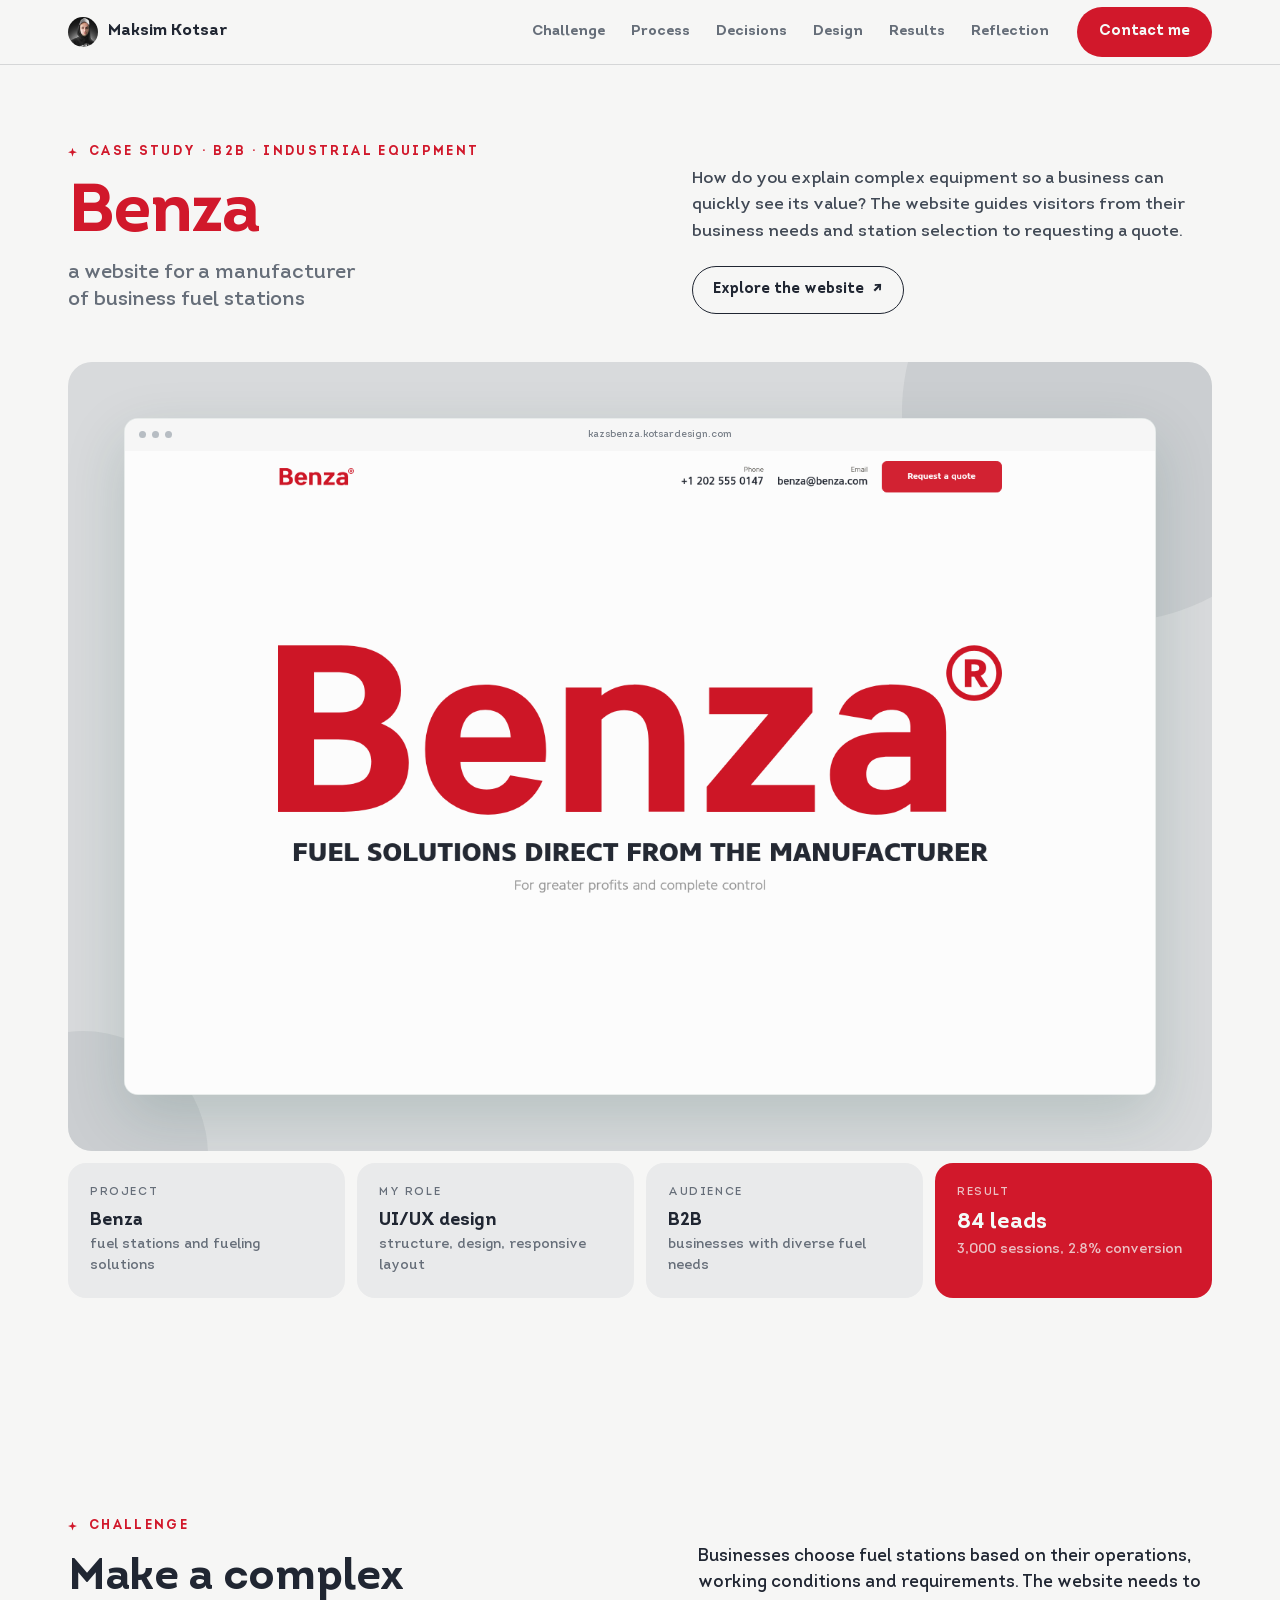
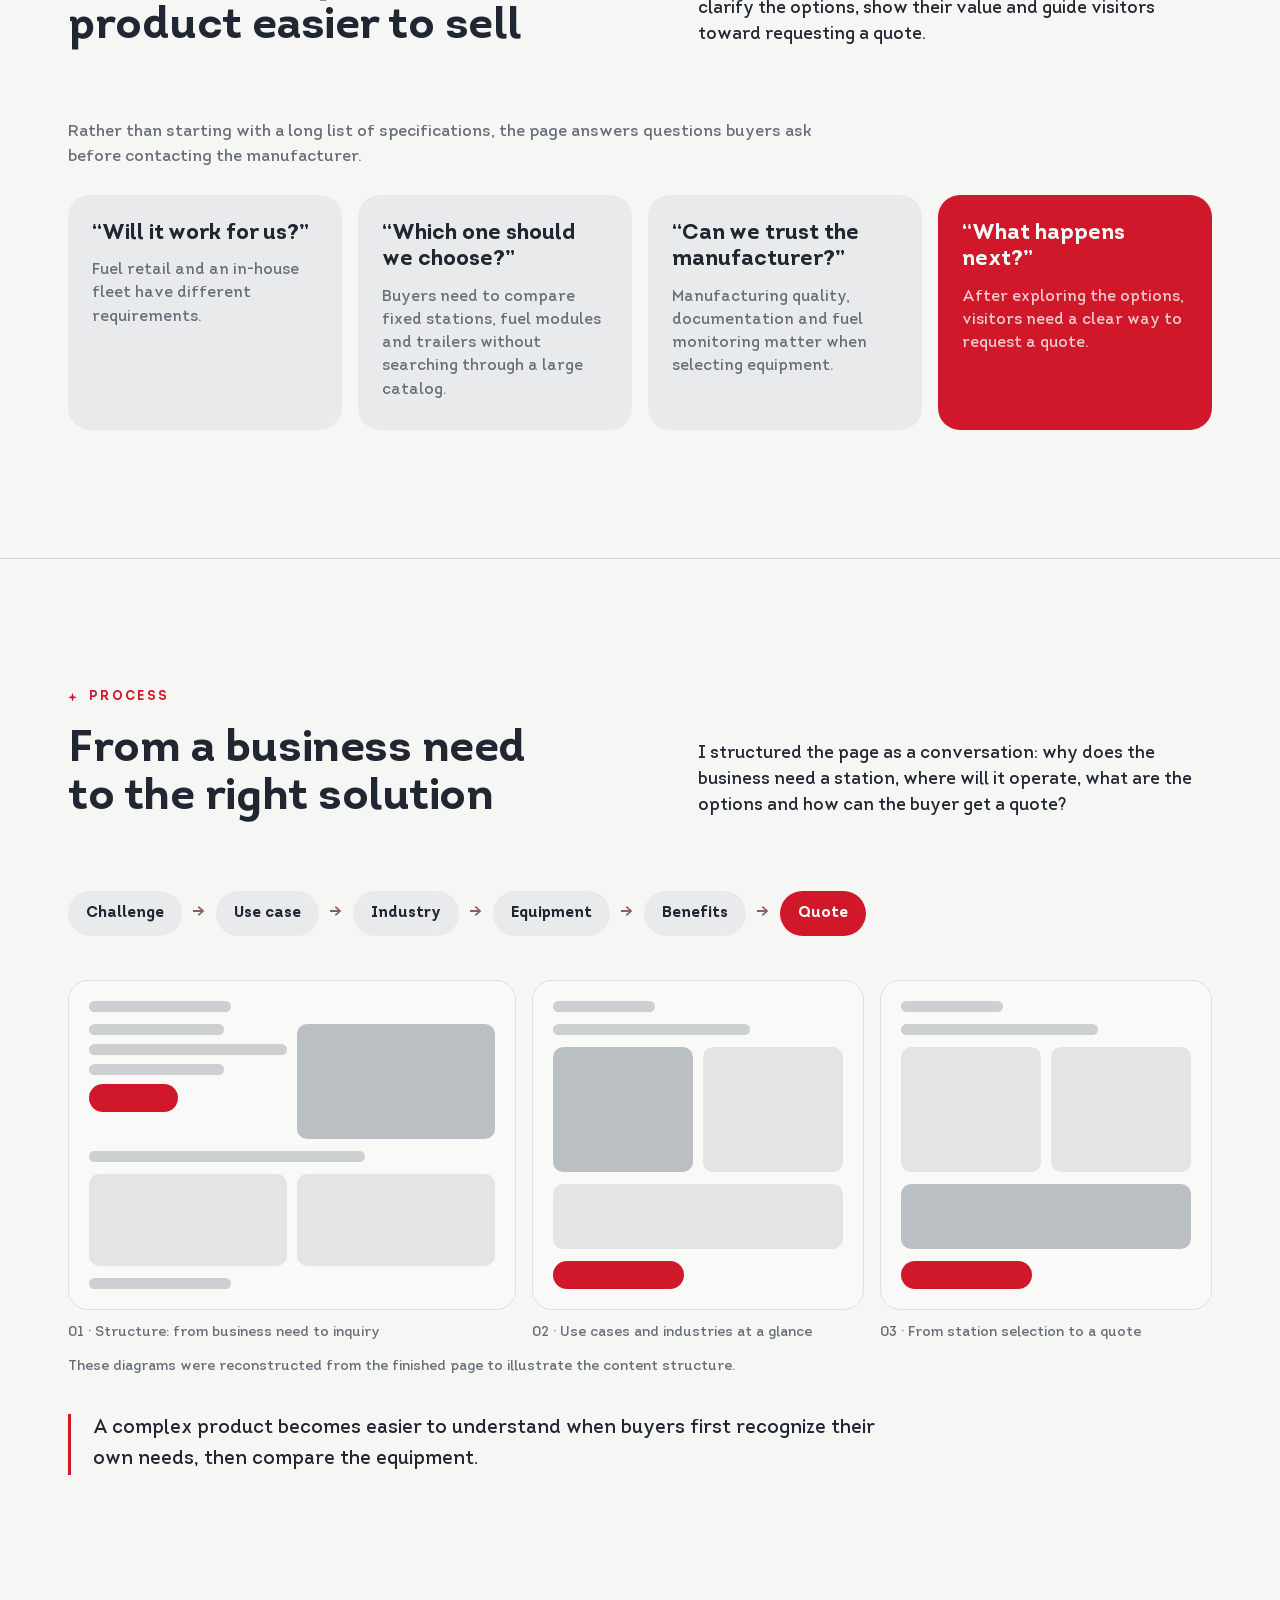
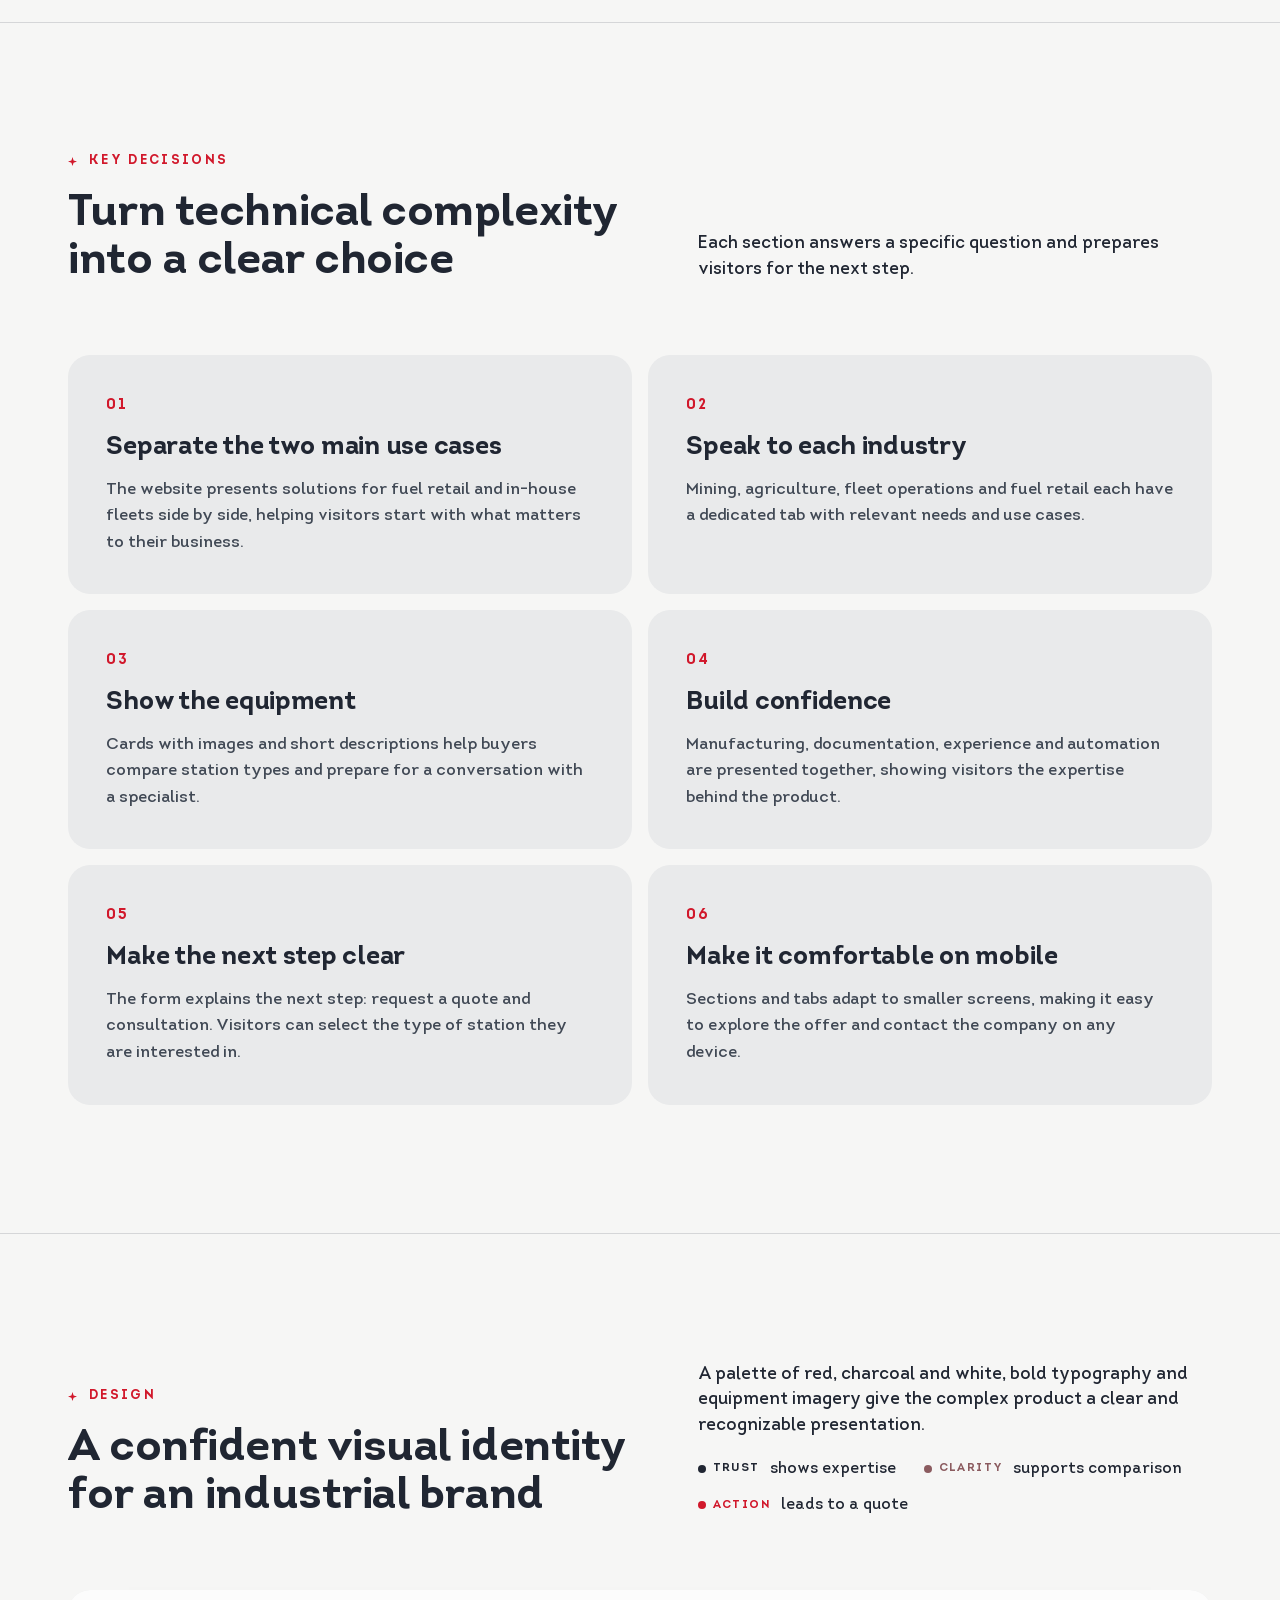
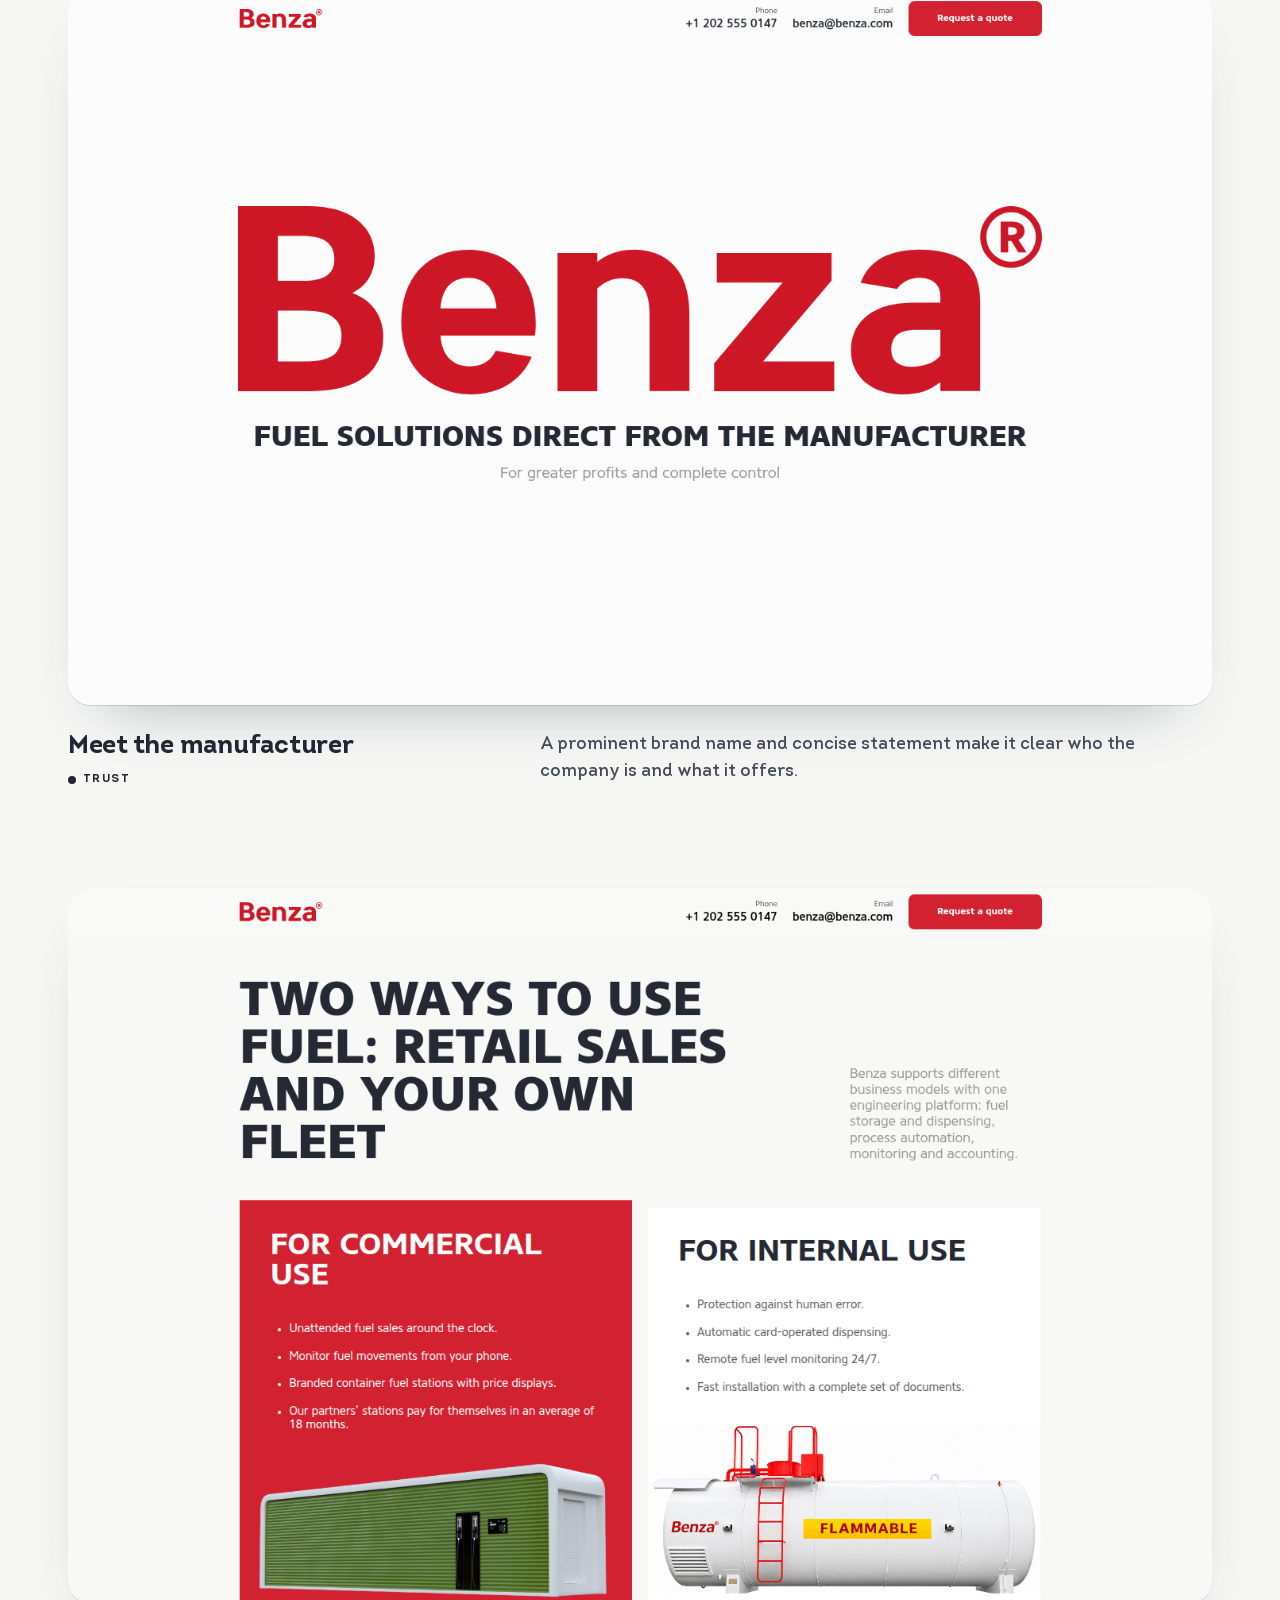
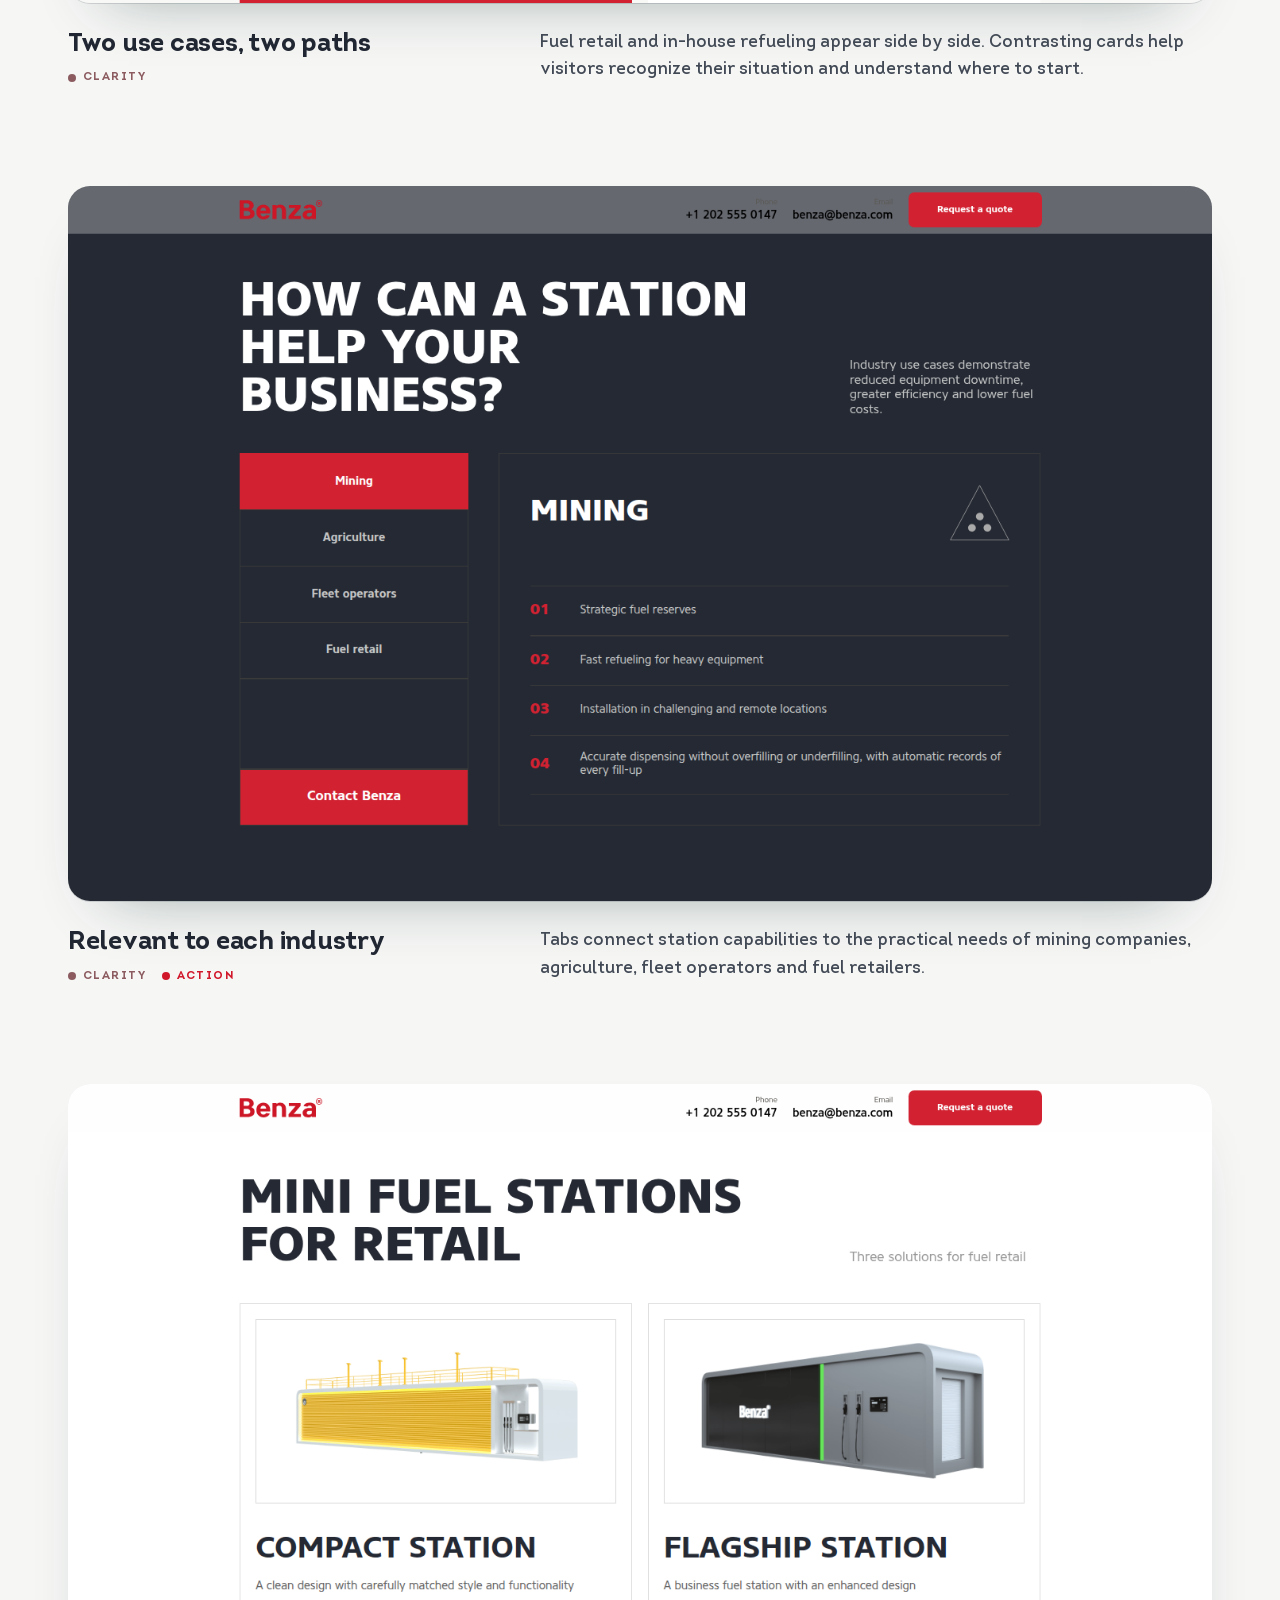
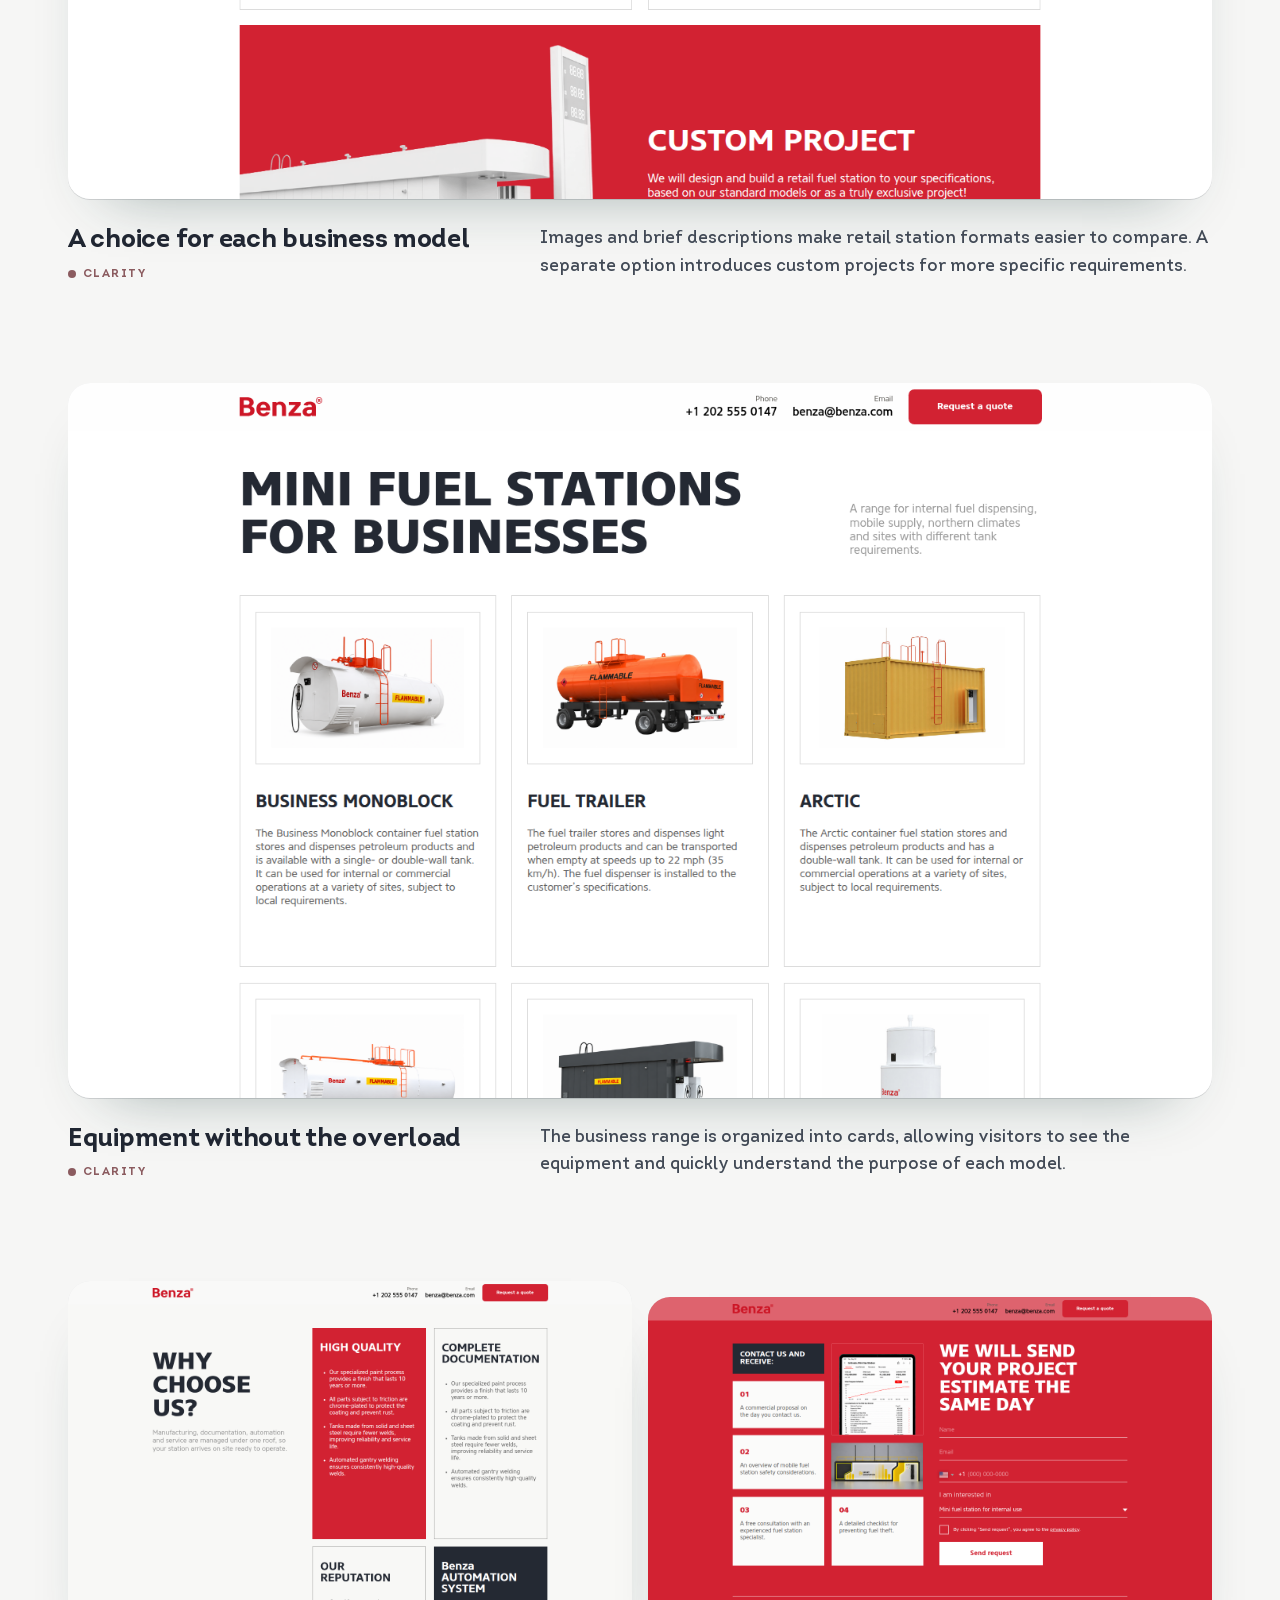
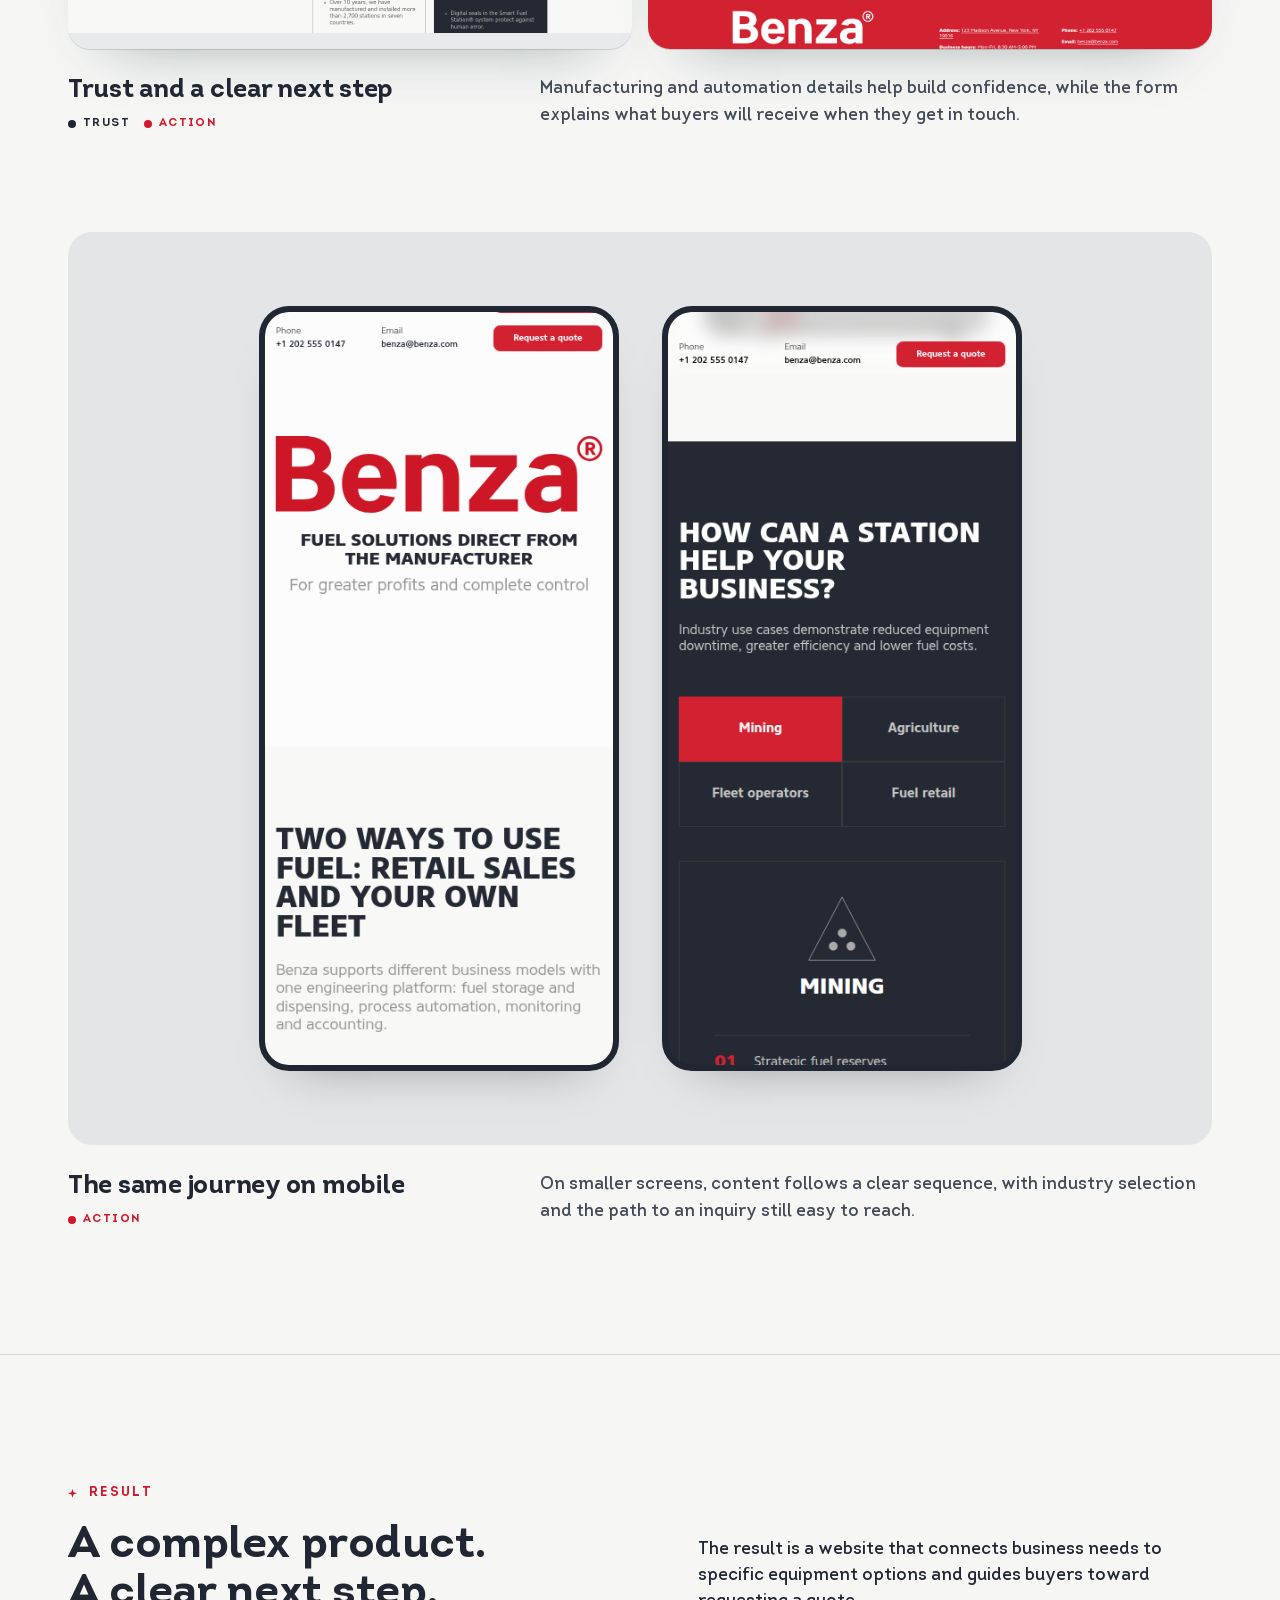
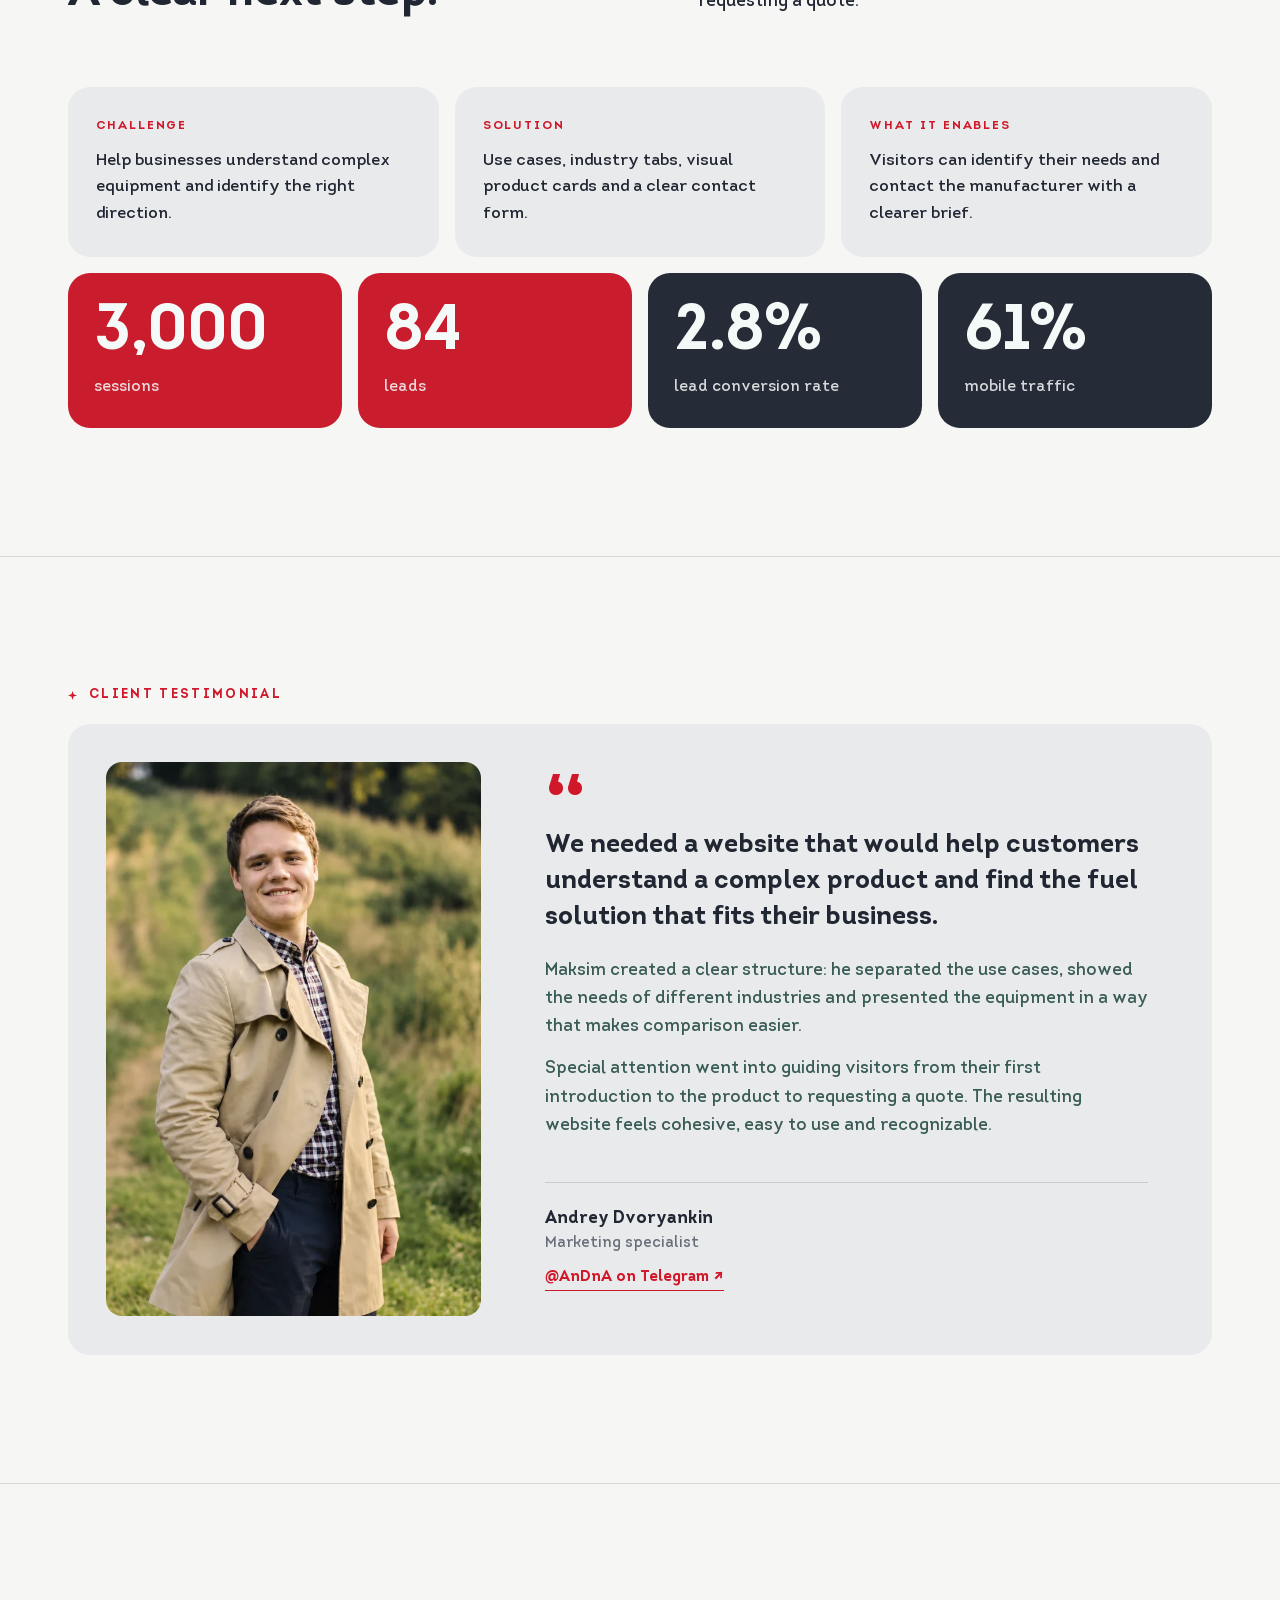
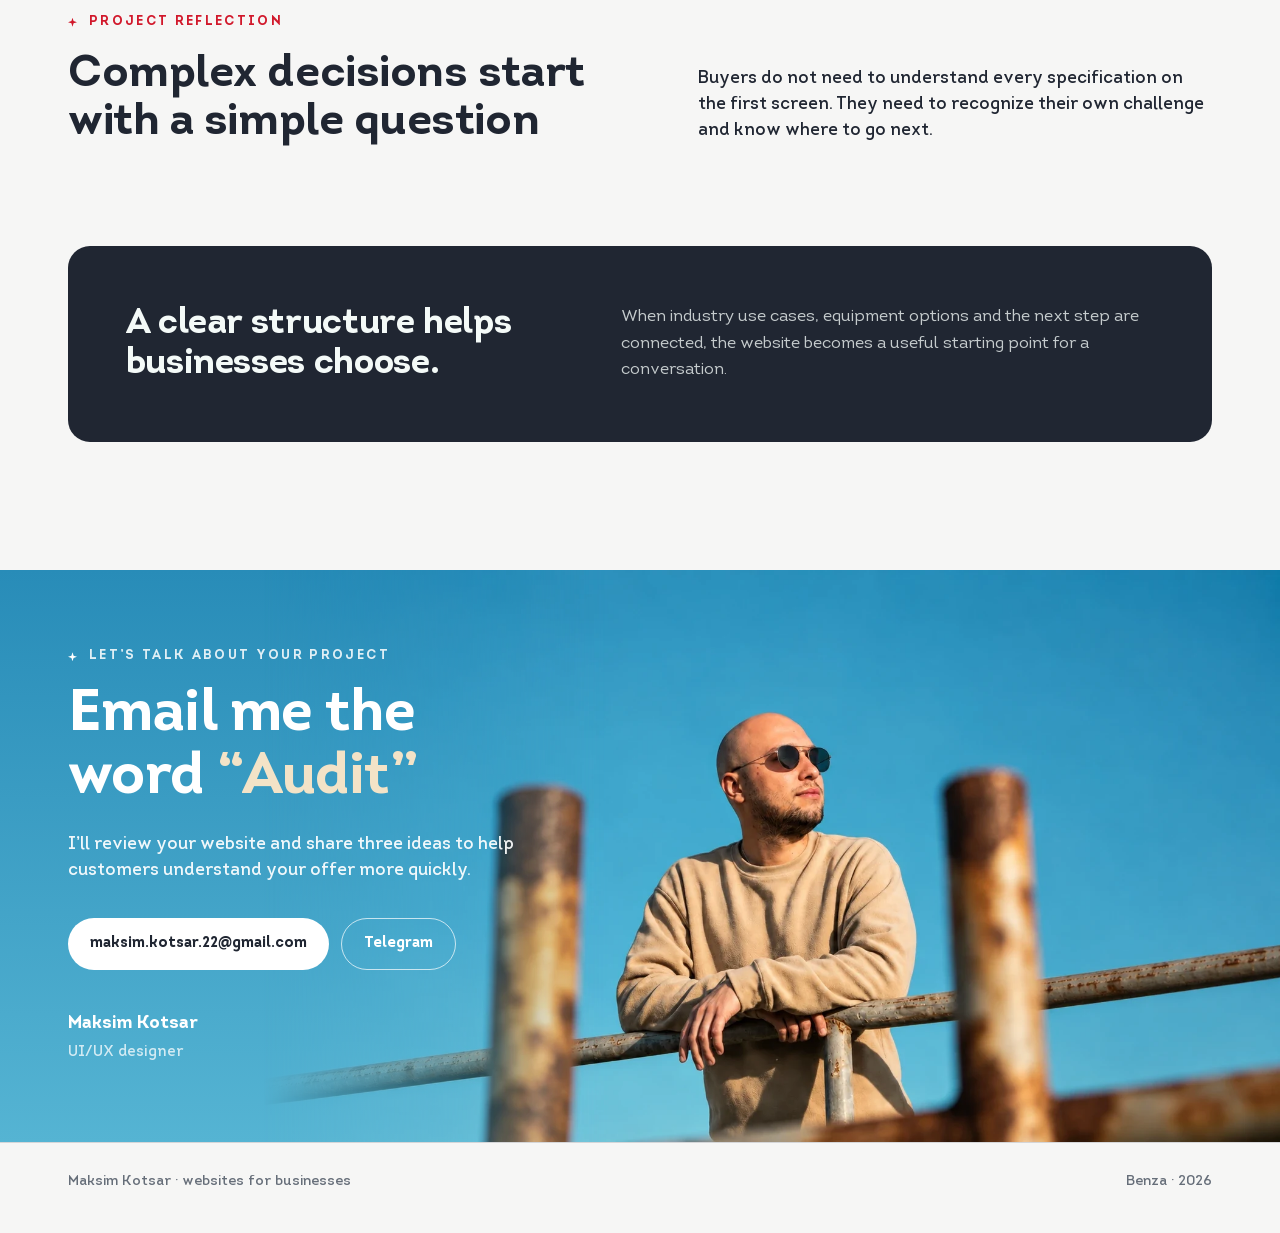
<file: index.html>
<!doctype html>
<html lang="en"><head><meta charset="utf-8"><meta name="viewport" content="width=device-width,initial-scale=1"><title>Benza — fuel station manufacturer website case study</title><meta name="description" content="Benza case study: making complex industrial equipment easier to understand and guiding business buyers toward a quote."><meta property="og:title" content="Benza — fuel station manufacturer website case study"><meta property="og:description" content="A clear path from a business need to a quote request."><meta property="og:type" content="website"><link rel="stylesheet" href="style.css"><link rel="icon" href="assets/img/favicon.svg?v=1" type="image/svg+xml"></head>
<body><header class="bar"><div class="wrap"><span class="name-ph"><img src="assets/img/maksim-avatar.webp" alt="" width="30" height="30">Maksim Kotsar<em> · websites for businesses</em></span><nav class="nav" aria-label="Sections"><a href="#task">Challenge</a><a href="#process">Process</a><a href="#decisions">Decisions</a><a href="#design">Design</a><a href="#result">Results</a><a href="#reflection">Reflection</a></nav><div class="bar-r"><a class="btn" href="#contact">Contact me</a><button class="burger" type="button" aria-expanded="false" aria-controls="menu" aria-label="Open menu"><i></i></button></div></div><nav class="menu" id="menu" aria-label="Mobile menu"><small>Sections</small><a href="#task">Challenge</a><a href="#process">Process</a><a href="#decisions">Decisions</a><a href="#design">Design</a><a href="#result">Results</a><a href="#reflection">Reflection</a><a class="btn" href="#contact">Contact me</a></nav><div class="progress" aria-hidden="true"></div></header>
<main><div class="hero"><div class="wrap"><div class="hb-top"><div><div class="kicker">Case study · B2B · Industrial equipment</div><h1><span class="hb-name">Benza</span><span class="hb-sub">a website for a manufacturer of business fuel stations</span></h1></div><div class="hb-right"><p class="lead">How do you explain complex equipment so a business can quickly see its value? The website guides visitors from their business needs and station selection to requesting a quote.</p><a class="site-link" href="https://kazsbenza.kotsardesign.com/" target="_blank" rel="noopener">Explore the website <span aria-hidden="true">↗</span></a></div></div><div class="teaser-frame"><a class="browser-shot" href="https://kazsbenza.kotsardesign.com/" target="_blank" rel="noopener" aria-label="Open the Benza website"><div class="browser-top" aria-hidden="true"><i></i><i></i><i></i><span>kazsbenza.kotsardesign.com</span></div><img src="assets/img/hero.png" alt="Benza website opening screen" width="1440" height="900"></a></div><div class="hb-meta"><div><small>Project</small><strong>Benza</strong><span>fuel stations and fueling solutions</span></div><div><small>My role</small><strong>UI/UX design</strong><span>structure, design, responsive layout</span></div><div><small>Audience</small><strong>B2B</strong><span>businesses with diverse fuel needs</span></div><div class="res"><small>Result</small><strong>84 leads</strong><span>3,000 sessions, 2.8% conversion</span></div></div></div></div>
<section id="task"><div class="wrap"><div class="sec-head"><div><div class="kicker">Challenge</div><h2>Make a complex product easier to sell</h2></div><p class="lead">Businesses choose fuel stations based on their operations, working conditions and requirements. The website needs to clarify the options, show their value and guide visitors toward requesting a quote.</p></div><p class="obj-intro">Rather than starting with a long list of specifications, the page answers questions buyers ask before contacting the manufacturer.</p><div class="objections"><div class="obj"><div class="q">“Will it work for us?”</div><p>Fuel retail and an in-house fleet have different requirements.</p></div><div class="obj"><div class="q">“Which one should we choose?”</div><p>Buyers need to compare fixed stations, fuel modules and trailers without searching through a large catalog.</p></div><div class="obj"><div class="q">“Can we trust the manufacturer?”</div><p>Manufacturing quality, documentation and fuel monitoring matter when selecting equipment.</p></div><div class="obj"><div class="q">“What happens next?”</div><p>After exploring the options, visitors need a clear way to request a quote.</p></div></div></div></section>
<section id="process"><div class="wrap"><div class="sec-head"><div><div class="kicker">Process</div><h2>From a business need to the right solution</h2></div><p class="lead">I structured the page as a conversation: why does the business need a station, where will it operate, what are the options and how can the buyer get a quote?</p></div><div class="journey"><span>Challenge</span><em>→</em><span>Use case</span><em>→</em><span>Industry</span><em>→</em><span>Equipment</span><em>→</em><span>Benefits</span><em>→</em><span>Quote</span></div><div class="proto-grid"><figure class="proto-figure"><div class="proto-canvas"><div class="proto-bar short"></div><div class="proto-row"><div class="proto-content"><div class="proto-bar medium"></div><div class="proto-bar"></div><div class="proto-bar medium"></div><div class="proto-button"></div></div><div class="proto-box dark"></div></div><div class="proto-bar medium"></div><div class="proto-row"><div class="proto-box"></div><div class="proto-box"></div></div><div class="proto-bar short"></div></div><figcaption>01 · Structure: from business need to inquiry</figcaption></figure><figure class="proto-figure"><div class="proto-canvas"><div class="proto-bar short"></div><div class="proto-bar medium"></div><div class="proto-row"><div class="proto-box dark"></div><div class="proto-box"></div></div><div class="proto-box"></div><div class="proto-button"></div></div><figcaption>02 · Use cases and industries at a glance</figcaption></figure><figure class="proto-figure"><div class="proto-canvas"><div class="proto-bar short"></div><div class="proto-bar medium"></div><div class="proto-row"><div class="proto-box"></div><div class="proto-box"></div></div><div class="proto-box dark"></div><div class="proto-button"></div></div><figcaption>03 · From station selection to a quote</figcaption></figure></div><p class="case-note">These diagrams were reconstructed from the finished page to illustrate the content structure.</p><p class="quote-note">A complex product becomes easier to understand when buyers first recognize their own needs, then compare the equipment.</p></div></section>
<section id="decisions"><div class="wrap"><div class="sec-head"><div><div class="kicker">Key decisions</div><h2>Turn technical complexity into a clear choice</h2></div><p class="lead">Each section answers a specific question and prepares visitors for the next step.</p></div><div class="decisions"><article class="dec"><div class="n">01</div><h3>Separate the two main use cases</h3><p>The website presents solutions for fuel retail and in-house fleets side by side, helping visitors start with what matters to their business.</p></article><article class="dec"><div class="n">02</div><h3>Speak to each industry</h3><p>Mining, agriculture, fleet operations and fuel retail each have a dedicated tab with relevant needs and use cases.</p></article><article class="dec"><div class="n">03</div><h3>Show the equipment</h3><p>Cards with images and short descriptions help buyers compare station types and prepare for a conversation with a specialist.</p></article><article class="dec"><div class="n">04</div><h3>Build confidence</h3><p>Manufacturing, documentation, experience and automation are presented together, showing visitors the expertise behind the product.</p></article><article class="dec"><div class="n">05</div><h3>Make the next step clear</h3><p>The form explains the next step: request a quote and consultation. Visitors can select the type of station they are interested in.</p></article><article class="dec"><div class="n">06</div><h3>Make it comfortable on mobile</h3><p>Sections and tabs adapt to smaller screens, making it easy to explore the offer and contact the company on any device.</p></article></div></div></section>
<section id="design"><div class="wrap"><div class="sec-head"><div><div class="kicker">Design</div><h2>A confident visual identity for an industrial brand</h2></div><div><p class="lead">A palette of red, charcoal and white, bold typography and equipment imagery give the complex product a clear and recognizable presentation.</p><div class="legend"><div><span class="tag t-trust">Trust</span> shows expertise</div><div><span class="tag t-want">Clarity</span> supports comparison</div><div><span class="tag t-buy">Action</span> leads to a quote</div></div></div></div>
<figure class="shot"><div class="media"><img src="assets/img/hero.png" alt="Benza website opening screen" loading="lazy" width="1440" height="900"></div><figcaption class="cap"><h3>Meet the manufacturer<span class="tags"><span class="tag t-trust">Trust</span></span></h3><p>A prominent brand name and concise statement make it clear who the company is and what it offers.</p></figcaption></figure>
<figure class="shot"><div class="media"><img src="assets/img/business-models.png" alt="Two use cases: fuel retail and an in-house fleet" loading="lazy" width="1440" height="900"></div><figcaption class="cap"><h3>Two use cases, two paths<span class="tags"><span class="tag t-want">Clarity</span></span></h3><p>Fuel retail and in-house refueling appear side by side. Contrasting cards help visitors recognize their situation and understand where to start.</p></figcaption></figure>
<figure class="shot"><div class="media"><img src="assets/img/industries.png" alt="Tabs showing solutions for different industries" loading="lazy" width="1440" height="900"></div><figcaption class="cap"><h3>Relevant to each industry<span class="tags"><span class="tag t-want">Clarity</span><span class="tag t-buy">Action</span></span></h3><p>Tabs connect station capabilities to the practical needs of mining companies, agriculture, fleet operators and fuel retailers.</p></figcaption></figure>
<figure class="shot"><div class="media"><img src="assets/img/retail.png" alt="Fuel stations for retail" loading="lazy" width="1440" height="900"></div><figcaption class="cap"><h3>A choice for each business model<span class="tags"><span class="tag t-want">Clarity</span></span></h3><p>Images and brief descriptions make retail station formats easier to compare. A separate option introduces custom projects for more specific requirements.</p></figcaption></figure>
<figure class="shot"><div class="media"><img src="assets/img/range.png" alt="Catalog of fuel stations and fuel modules for businesses" loading="lazy" width="1440" height="900"></div><figcaption class="cap"><h3>Equipment without the overload<span class="tags"><span class="tag t-want">Clarity</span></span></h3><p>The business range is organized into cards, allowing visitors to see the equipment and quickly understand the purpose of each model.</p></figcaption></figure>
<figure class="shot"><div class="showcase-pair"><div class="media"><img src="assets/img/advantages.png" alt="Manufacturing and automation benefits" loading="lazy" width="1440" height="900"></div><div class="media"><img src="assets/img/contact-form.png" alt="Project quote request form" loading="lazy" width="1440" height="900"></div></div><figcaption class="cap"><h3>Trust and a clear next step<span class="tags"><span class="tag t-trust">Trust</span><span class="tag t-buy">Action</span></span></h3><p>Manufacturing and automation details help build confidence, while the form explains what buyers will receive when they get in touch.</p></figcaption></figure>
<figure class="shot"><div class="mobile-stage"><div class="phones"><div class="phone"><img src="assets/img/mobile-hero.png" alt="Benza website opening screen on a phone" loading="lazy" width="390" height="844"></div><div class="phone"><img src="assets/img/mobile-range.png" alt="Benza industry solutions on a phone" loading="lazy" width="390" height="844"></div></div></div><figcaption class="cap"><h3>The same journey on mobile<span class="tags"><span class="tag t-buy">Action</span></span></h3><p>On smaller screens, content follows a clear sequence, with industry selection and the path to an inquiry still easy to reach.</p></figcaption></figure></div></section>
<section id="result"><div class="wrap"><div class="sec-head"><div><div class="kicker">Result</div><h2>A complex product. A clear next step.</h2></div><p class="lead">The result is a website that connects business needs to specific equipment options and guides buyers toward requesting a quote.</p></div><div class="ba"><div><small>Challenge</small><p>Help businesses understand complex equipment and identify the right direction.</p></div><div><small>Solution</small><p>Use cases, industry tabs, visual product cards and a clear contact form.</p></div><div><small>What it enables</small><p>Visitors can identify their needs and contact the manufacturer with a clearer brief.</p></div></div><div class="stats"><div class="stat"><b>3,000</b><span>sessions</span></div><div class="stat"><b>84</b><span>leads</span></div><div class="stat"><b>2.8%</b><span>lead conversion rate</span></div><div class="stat"><b>61%</b><span>mobile traffic</span></div></div></div></section>
<section id="review"><div class="wrap"><div class="kicker">Client testimonial</div><figure class="review"><div class="review-photo"><img src="assets/img/review-andrey.webp" alt="Andrey Dvoryankin" width="800" height="960" loading="lazy"></div><div><div class="q-mark" aria-hidden="true">“</div><blockquote><p class="q-lead">We needed a website that would help customers understand a complex product and find the fuel solution that fits their business.</p><p>Maksim created a clear structure: he separated the use cases, showed the needs of different industries and presented the equipment in a way that makes comparison easier.</p><p>Special attention went into guiding visitors from their first introduction to the product to requesting a quote. The resulting website feels cohesive, easy to use and recognizable.</p></blockquote><div class="who"><b>Andrey Dvoryankin</b>Marketing specialist<a class="tg" href="https://t.me/AnDnA" target="_blank" rel="noopener">@AnDnA on Telegram ↗</a></div></div></figure></div></section>
<section id="reflection"><div class="wrap"><div class="sec-head"><div><div class="kicker">Project reflection</div><h2>Complex decisions start with a simple question</h2></div><p class="lead">Buyers do not need to understand every specification on the first screen. They need to recognize their own challenge and know where to go next.</p></div><div class="motion-note"><h3>A clear structure helps businesses choose.</h3><p>When industry use cases, equipment options and the next step are connected, the website becomes a useful starting point for a conversation.</p></div></div></section>
<section id="contact" class="contact"><picture class="contact-bg"><source media="(max-width:860px)" srcset="assets/img/contact-mobile.webp" width="751" height="2000"><img src="assets/img/contact-desktop.webp" alt="Maksim Kotsar" width="1672" height="941" loading="lazy"></picture><div class="wrap contact-grid"><div class="cta"><div class="kicker">Let’s talk about your project</div><h2>Email me the word <em>“Audit”</em></h2><p class="lead">I’ll review your website and share three ideas to help customers understand your offer more quickly.</p><div class="links"><a class="btn" href="mailto:maksim.kotsar.22@gmail.com?subject=Audit">maksim.kotsar.22@gmail.com</a><a class="btn ghost" href="https://t.me/maksimkotsar" target="_blank" rel="noopener">Telegram</a></div><p class="sign"><b>Maksim Kotsar</b>UI/UX designer</p></div></div></section></main><footer><div class="wrap"><span>Maksim Kotsar · websites for businesses</span><span>Benza · 2026</span></div></footer><script src="script.js" defer></script></body></html>
</file>
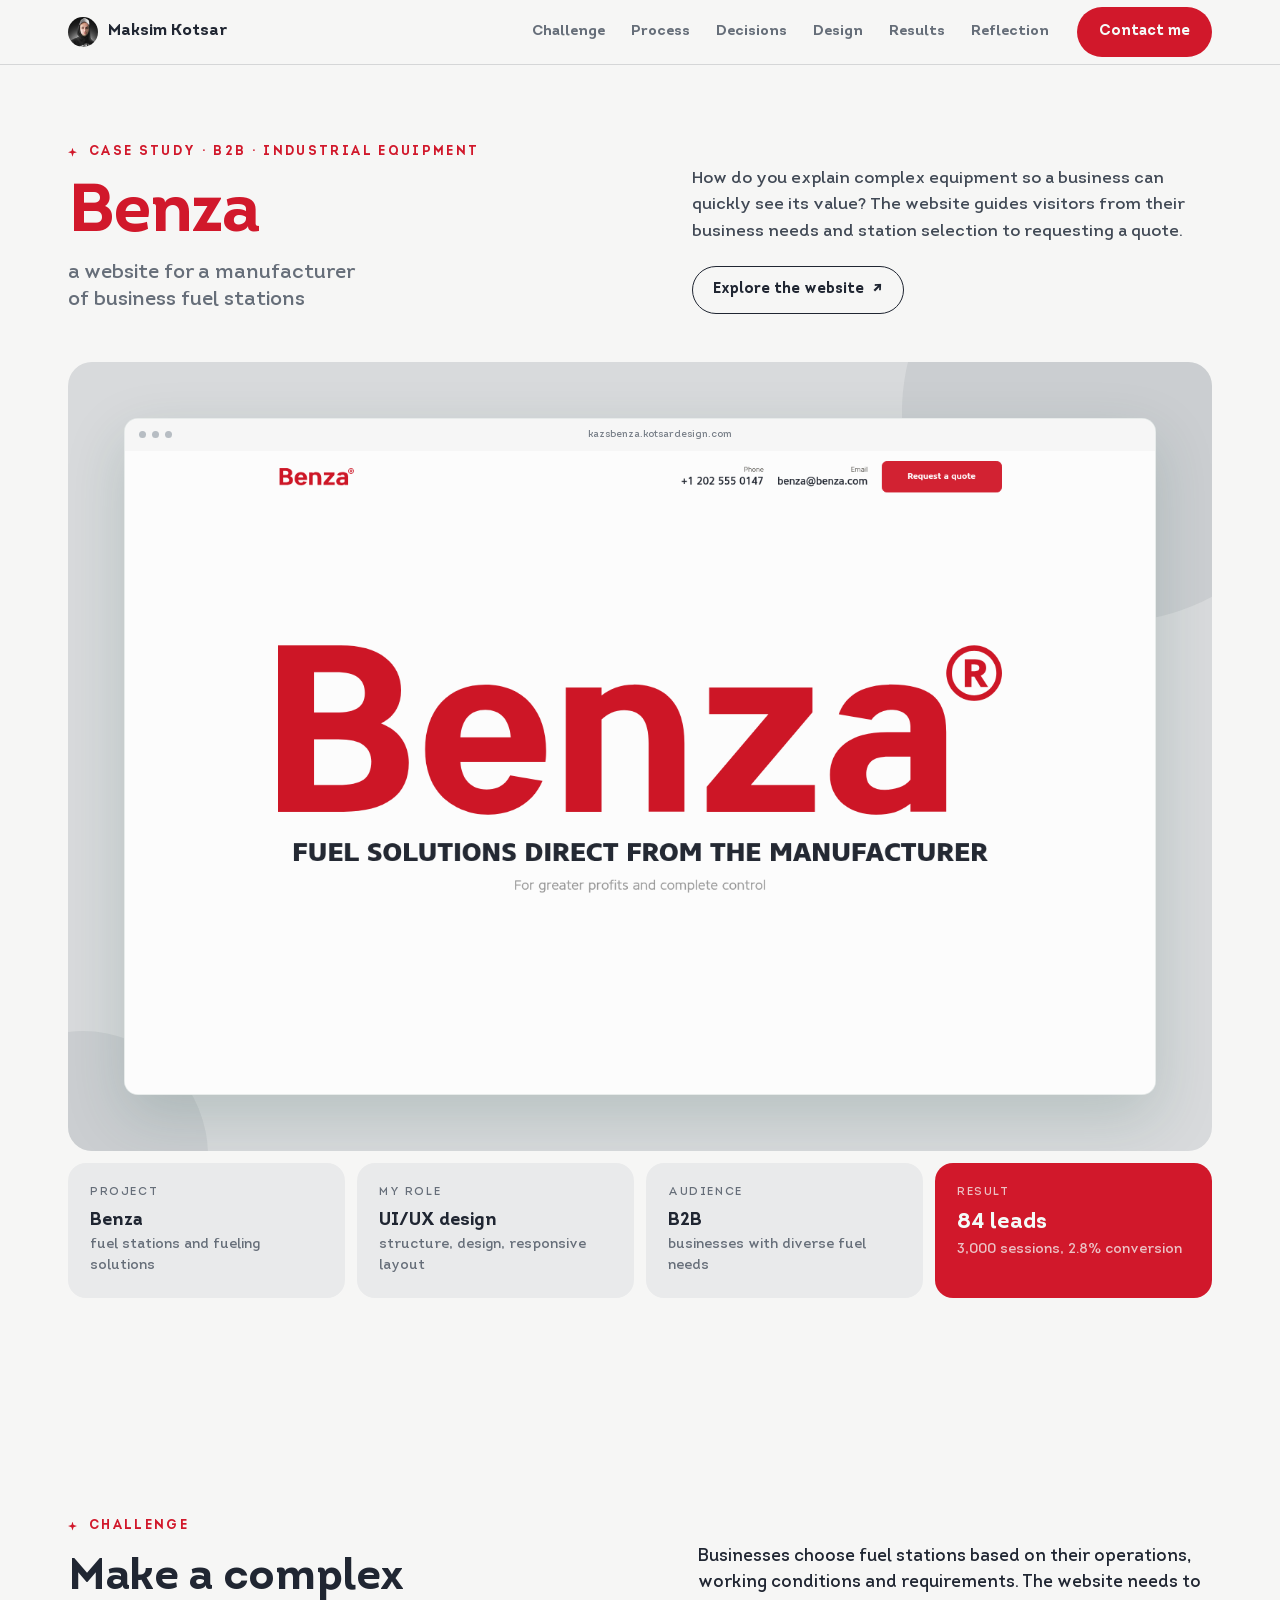
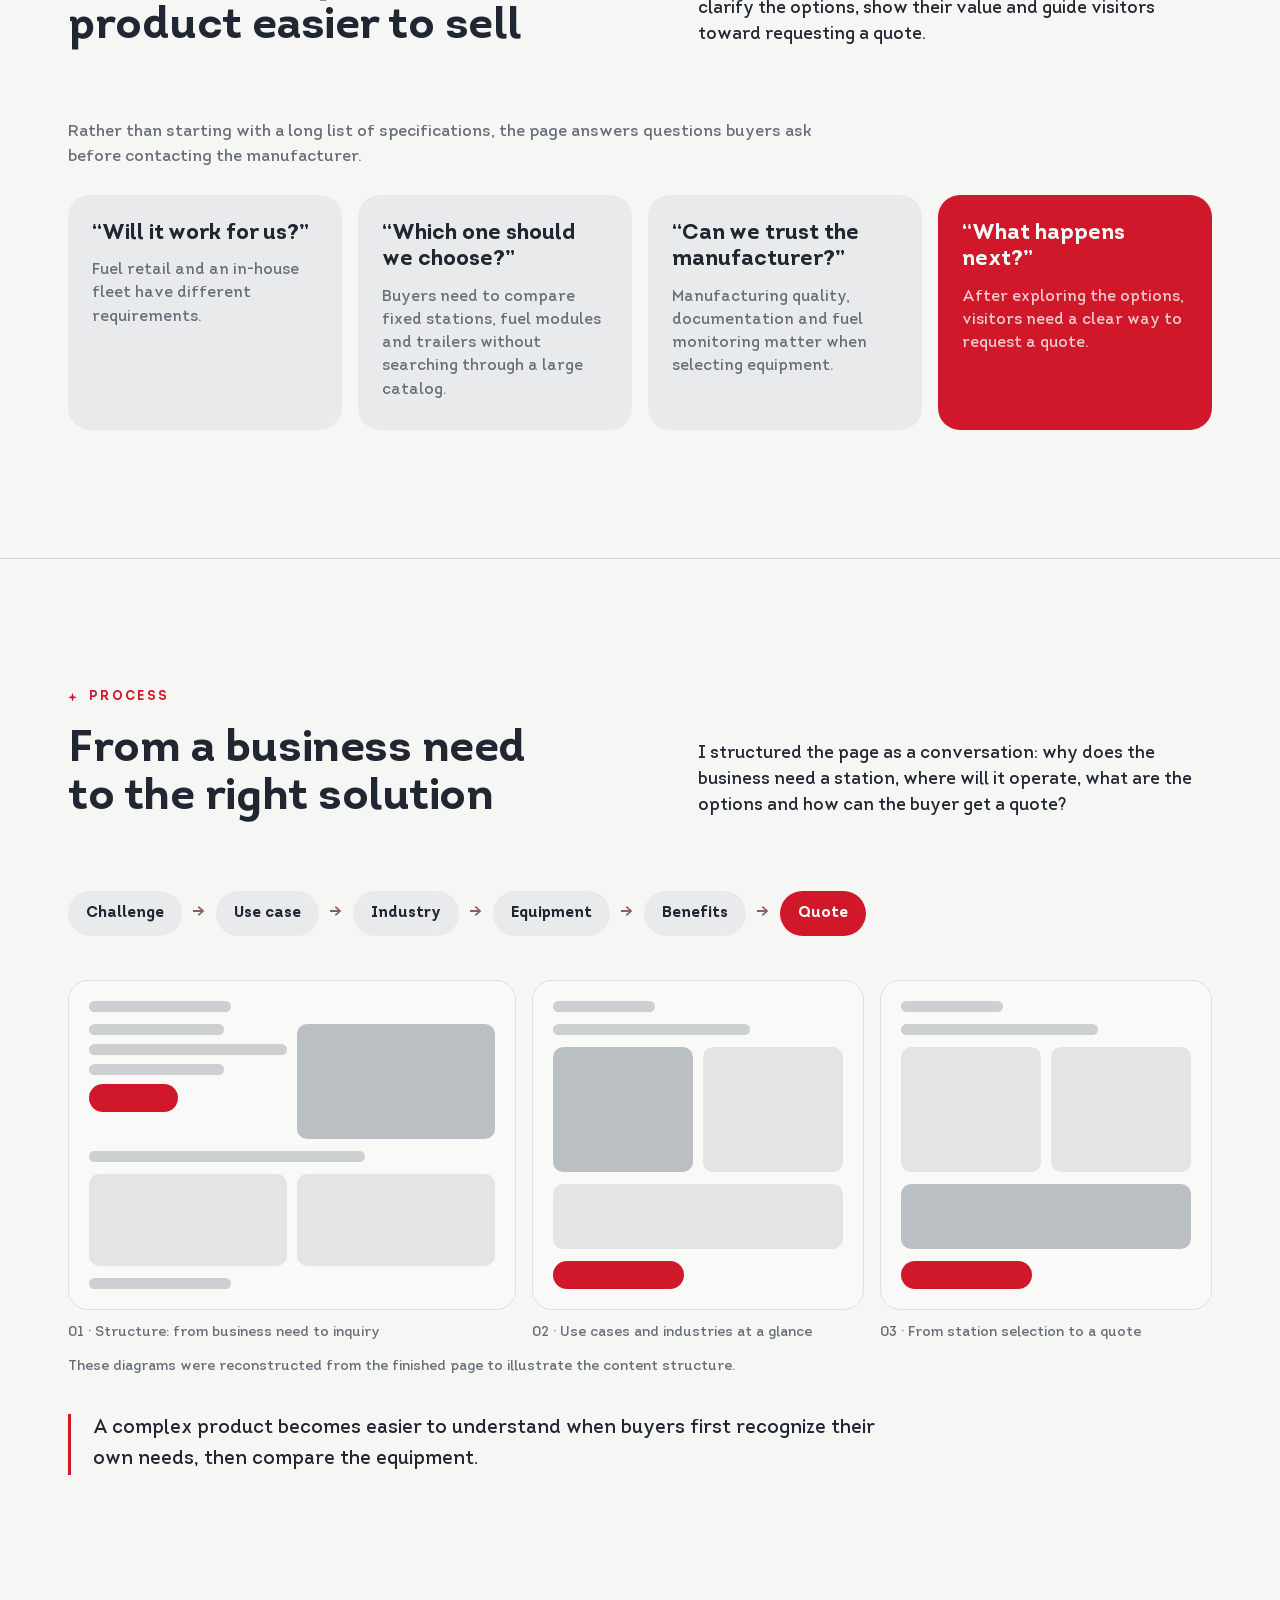
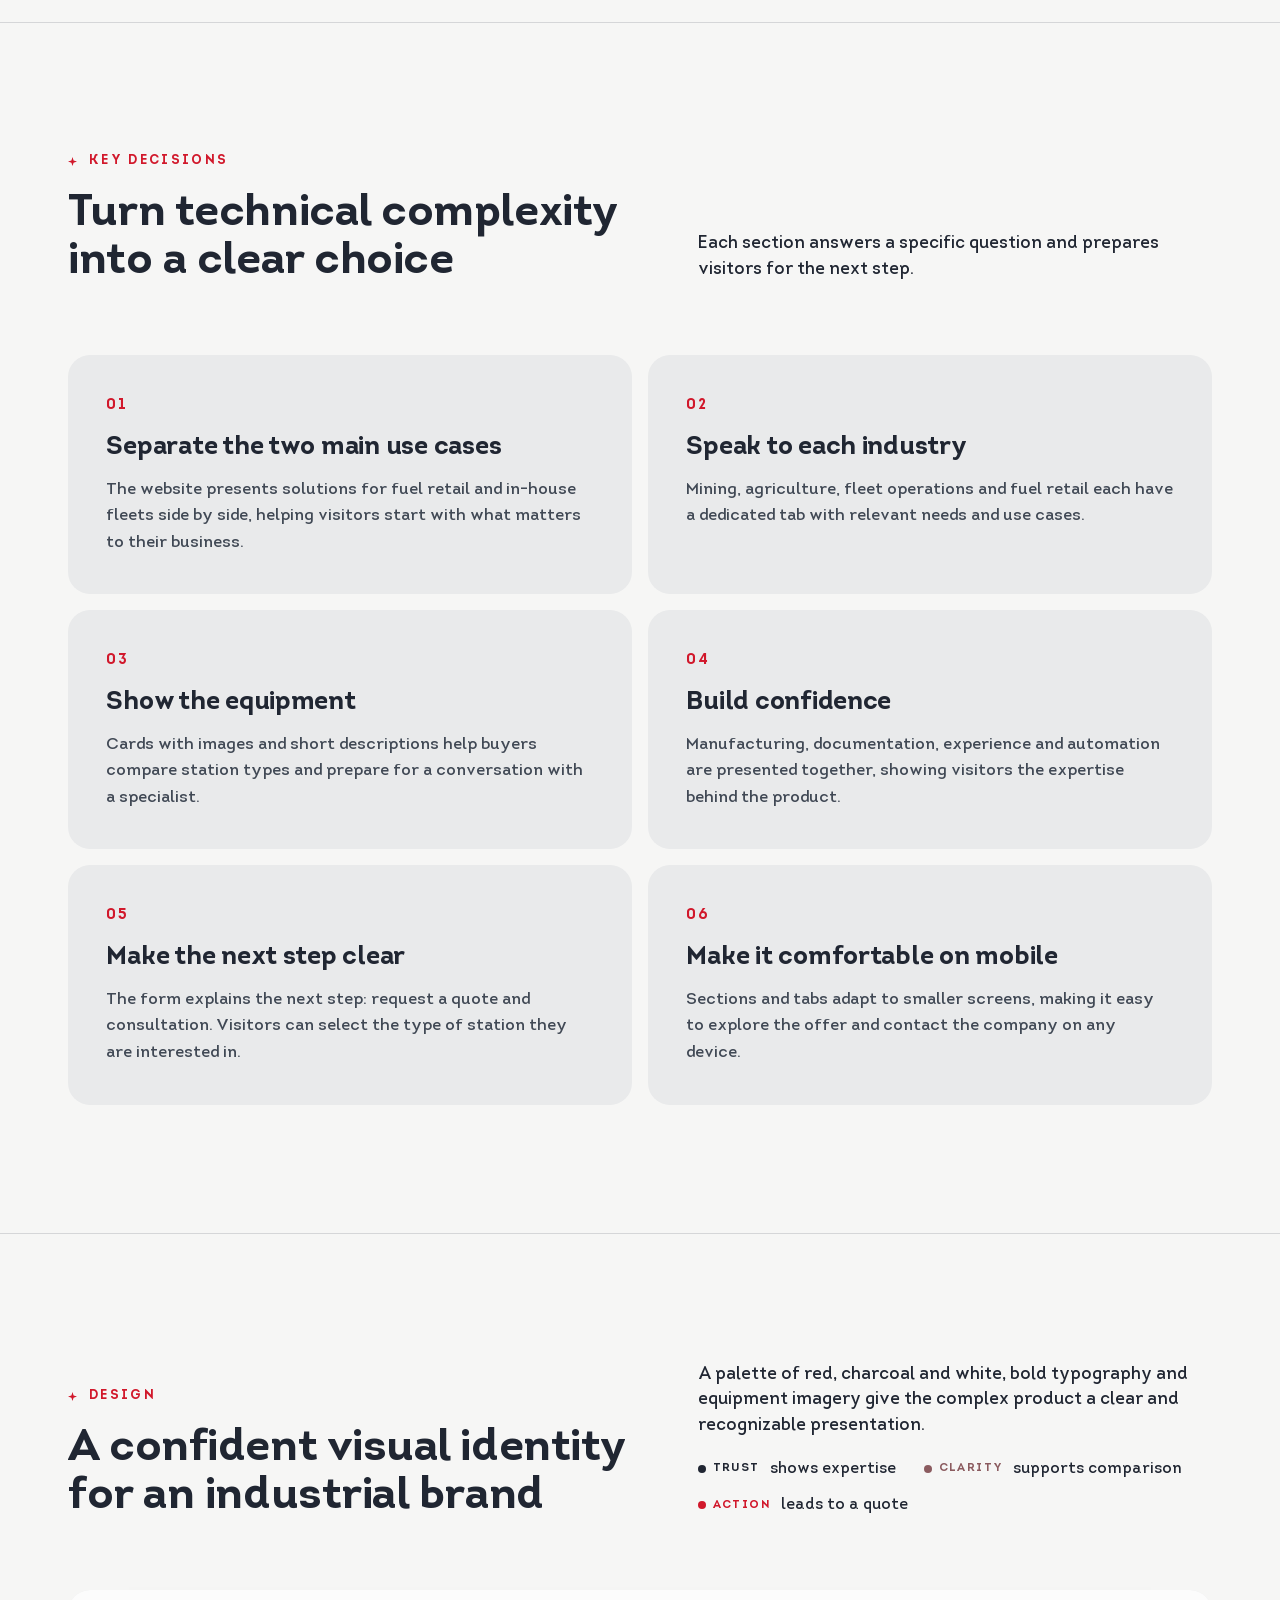
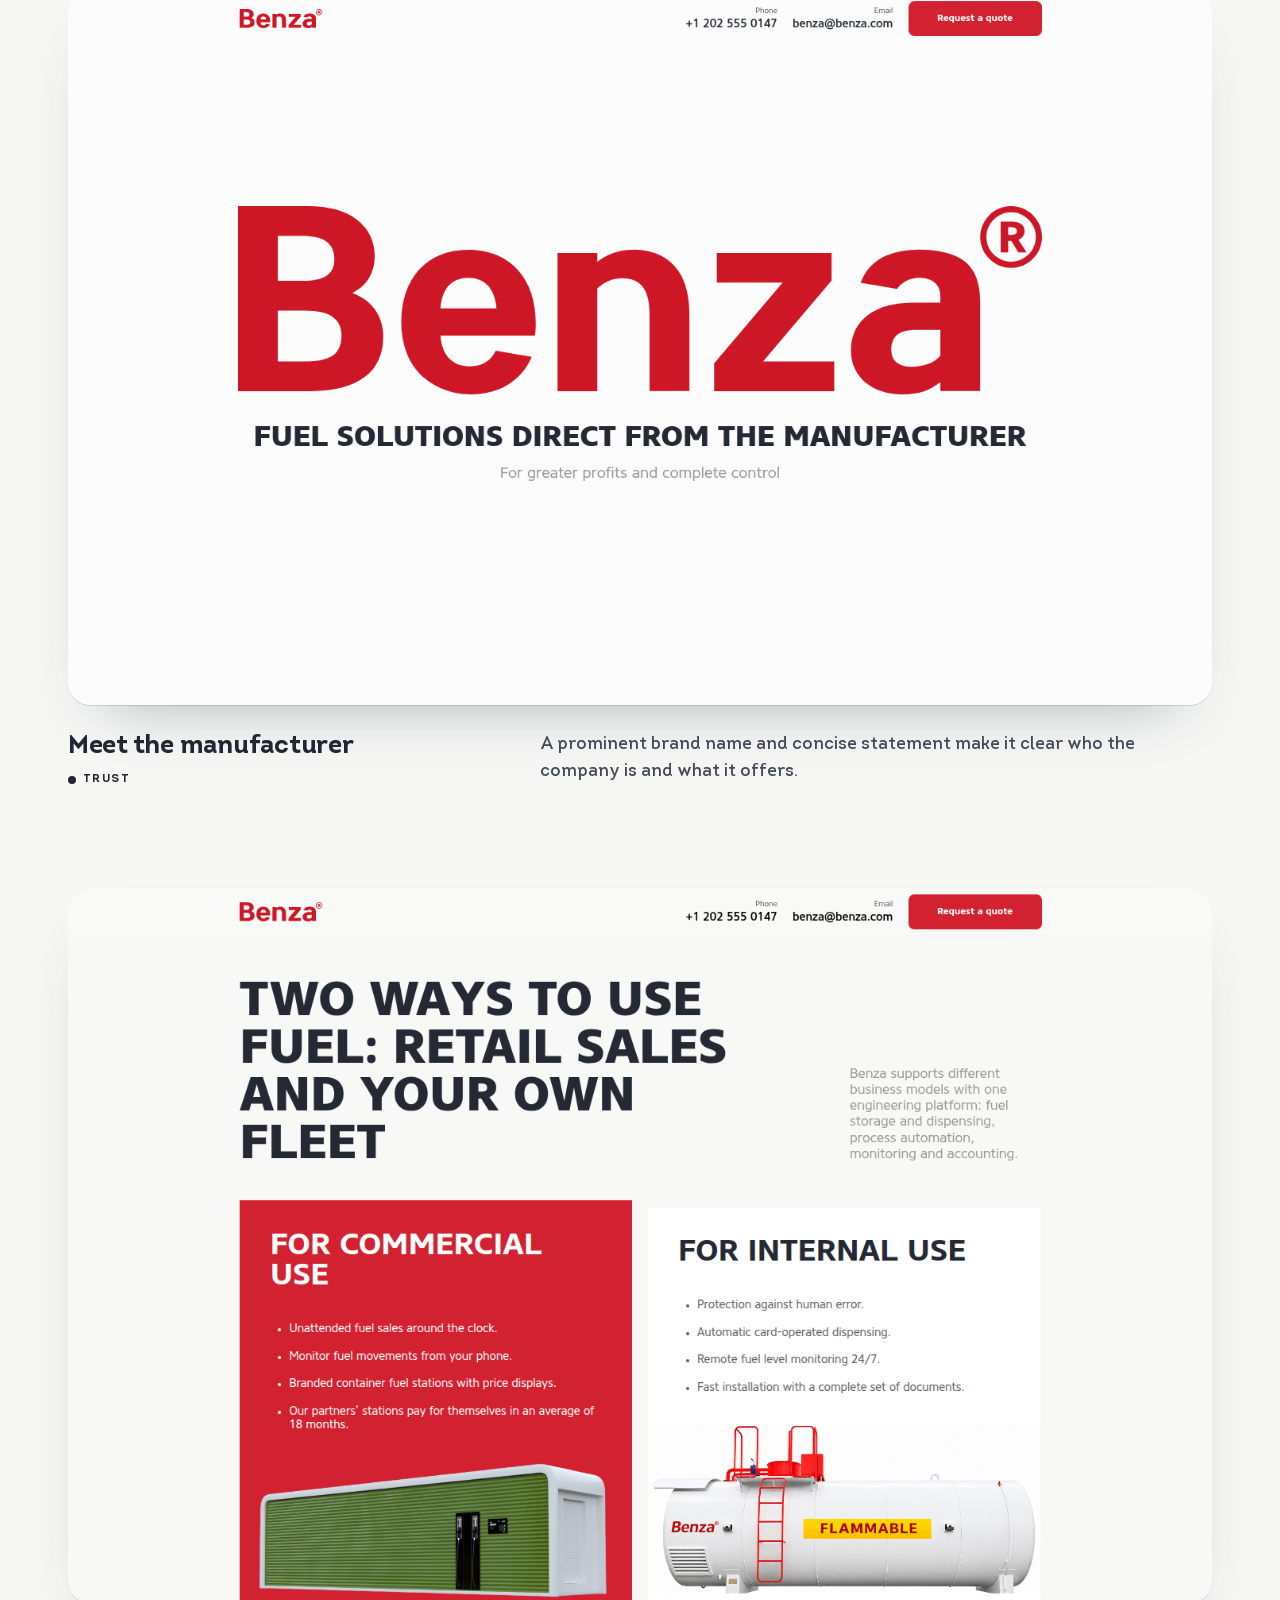
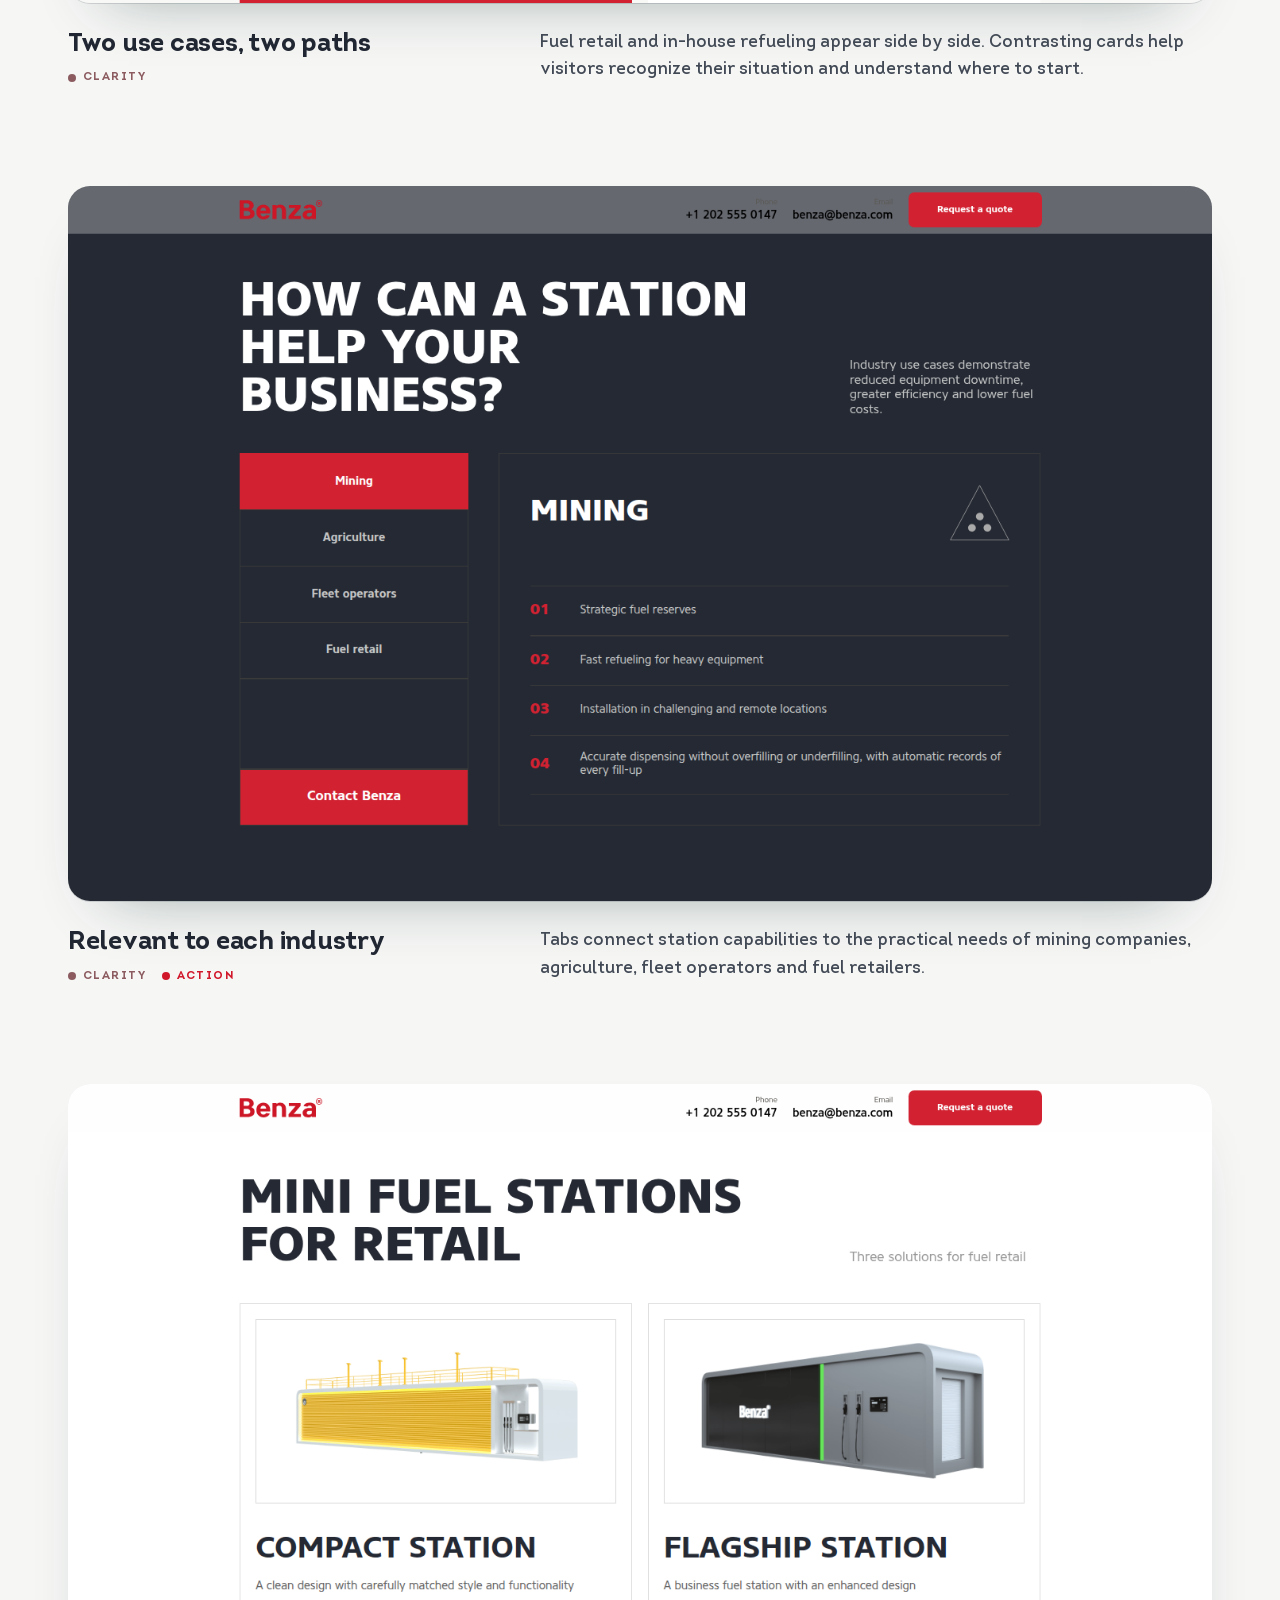
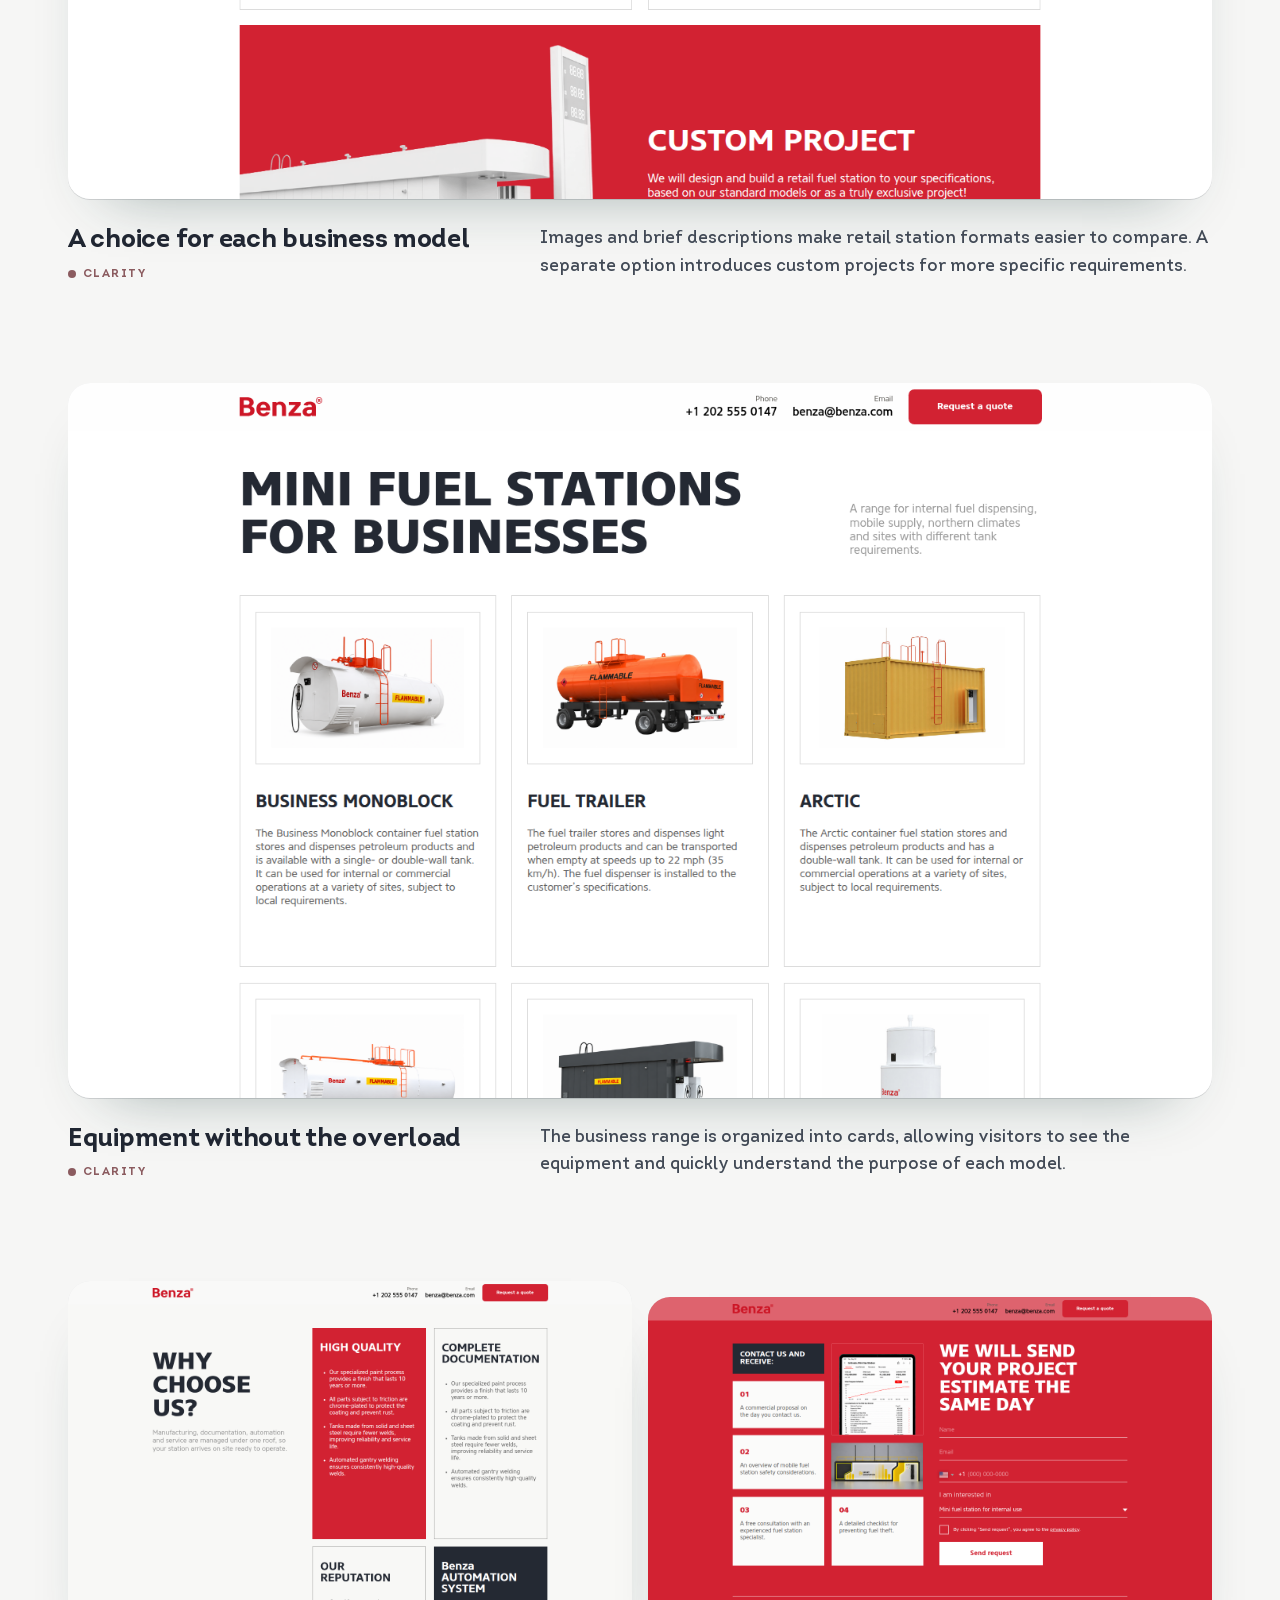
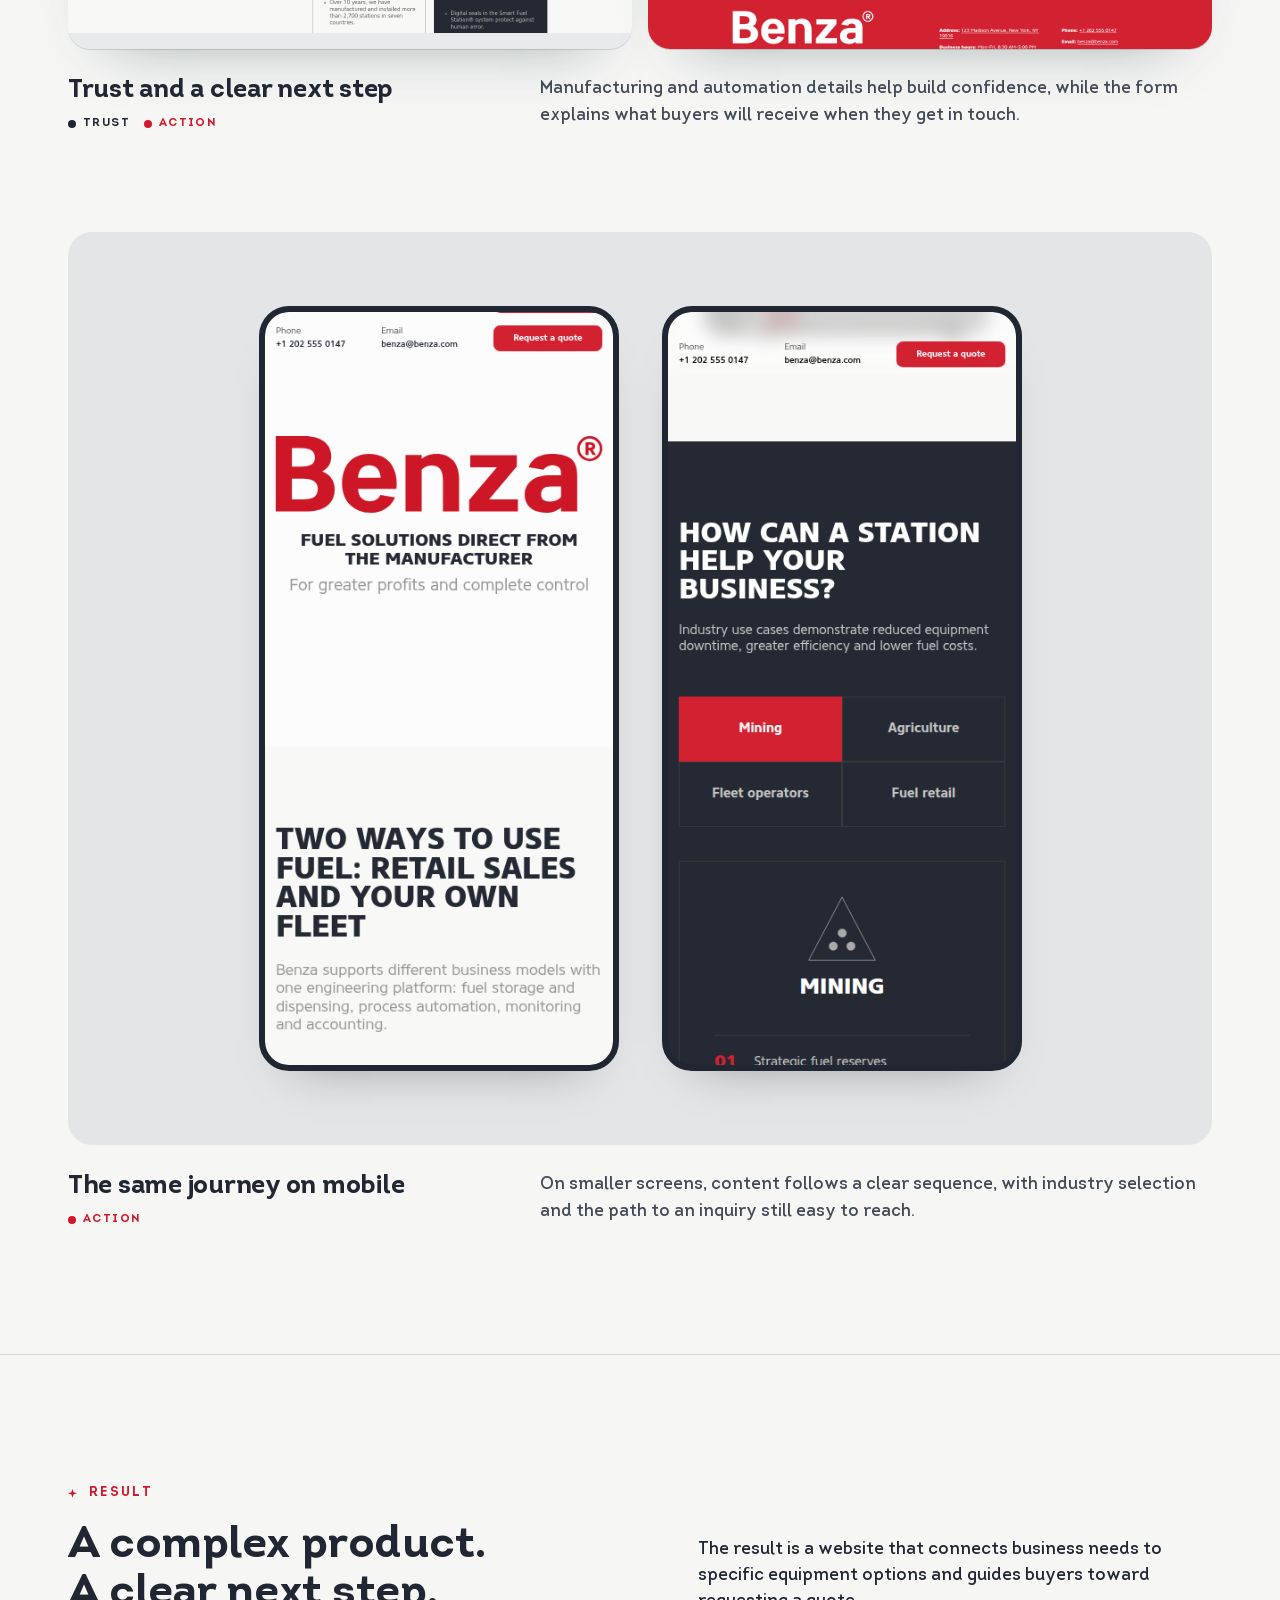
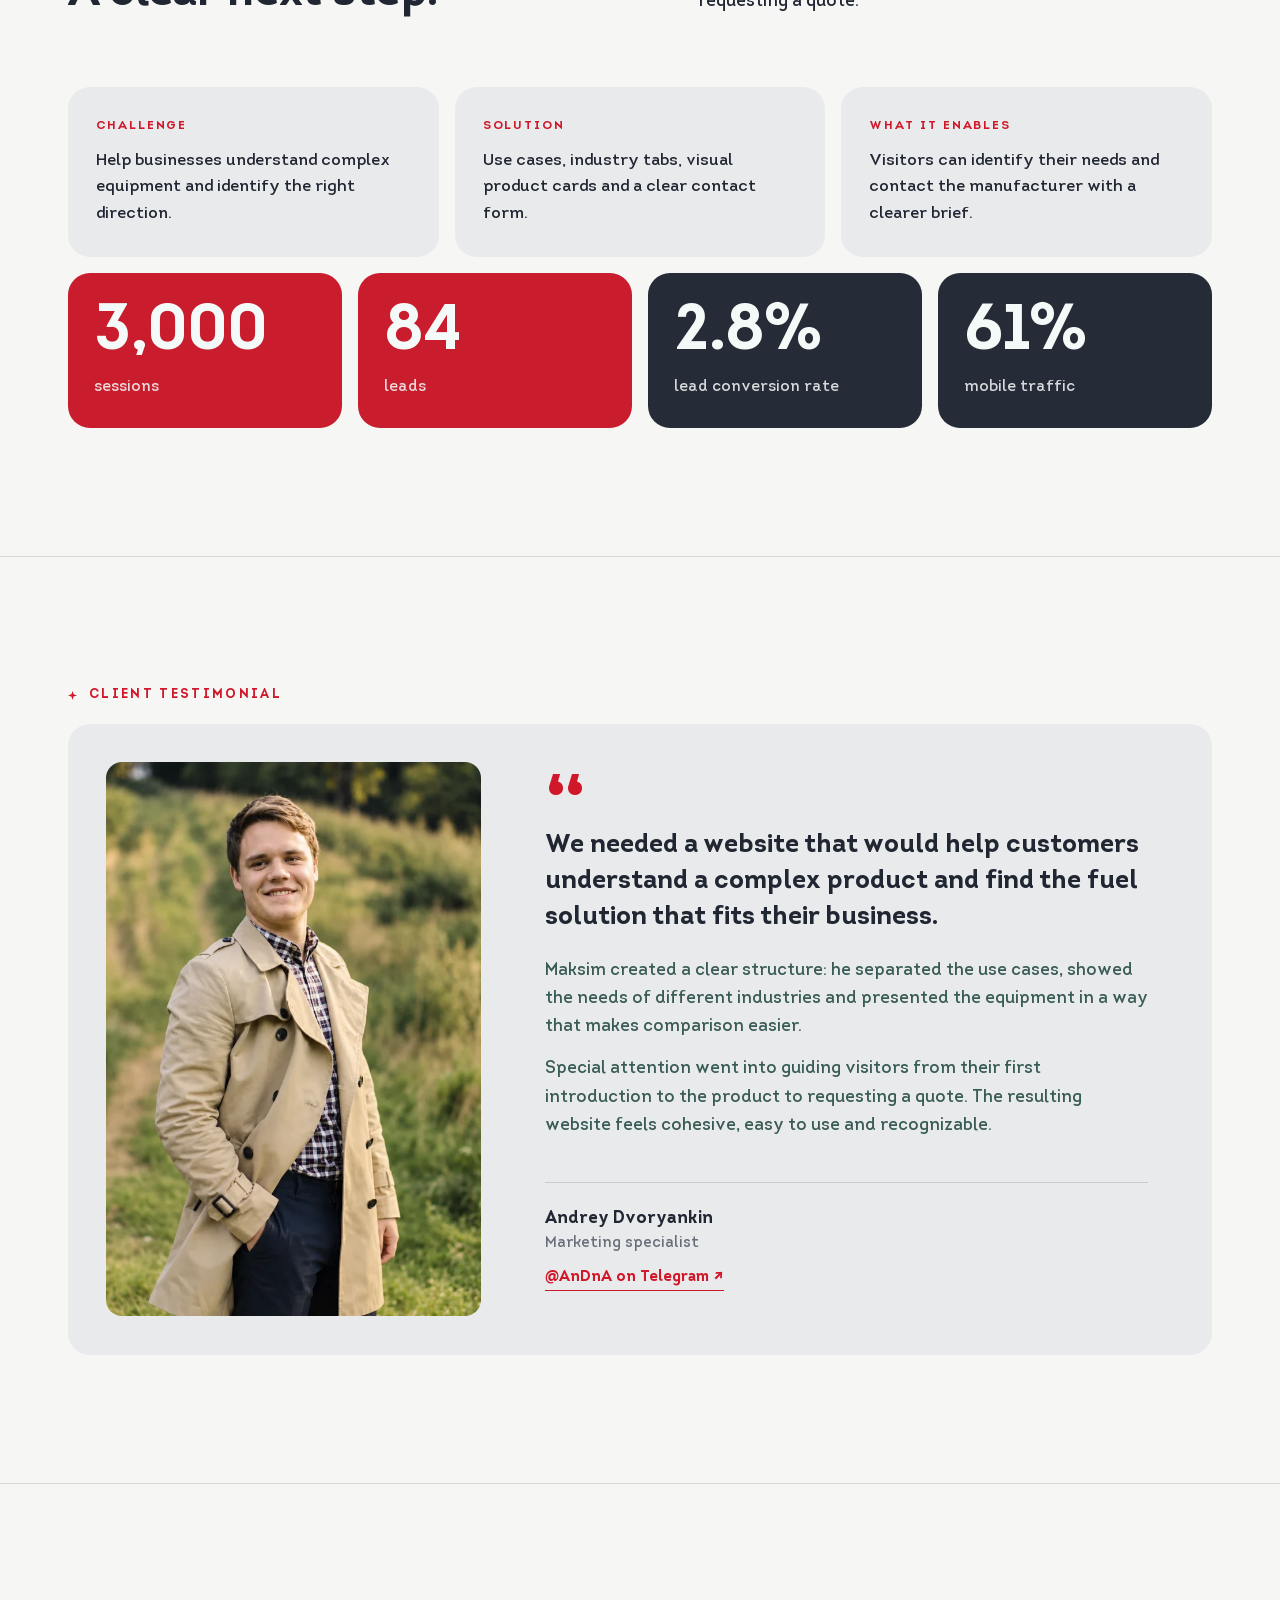
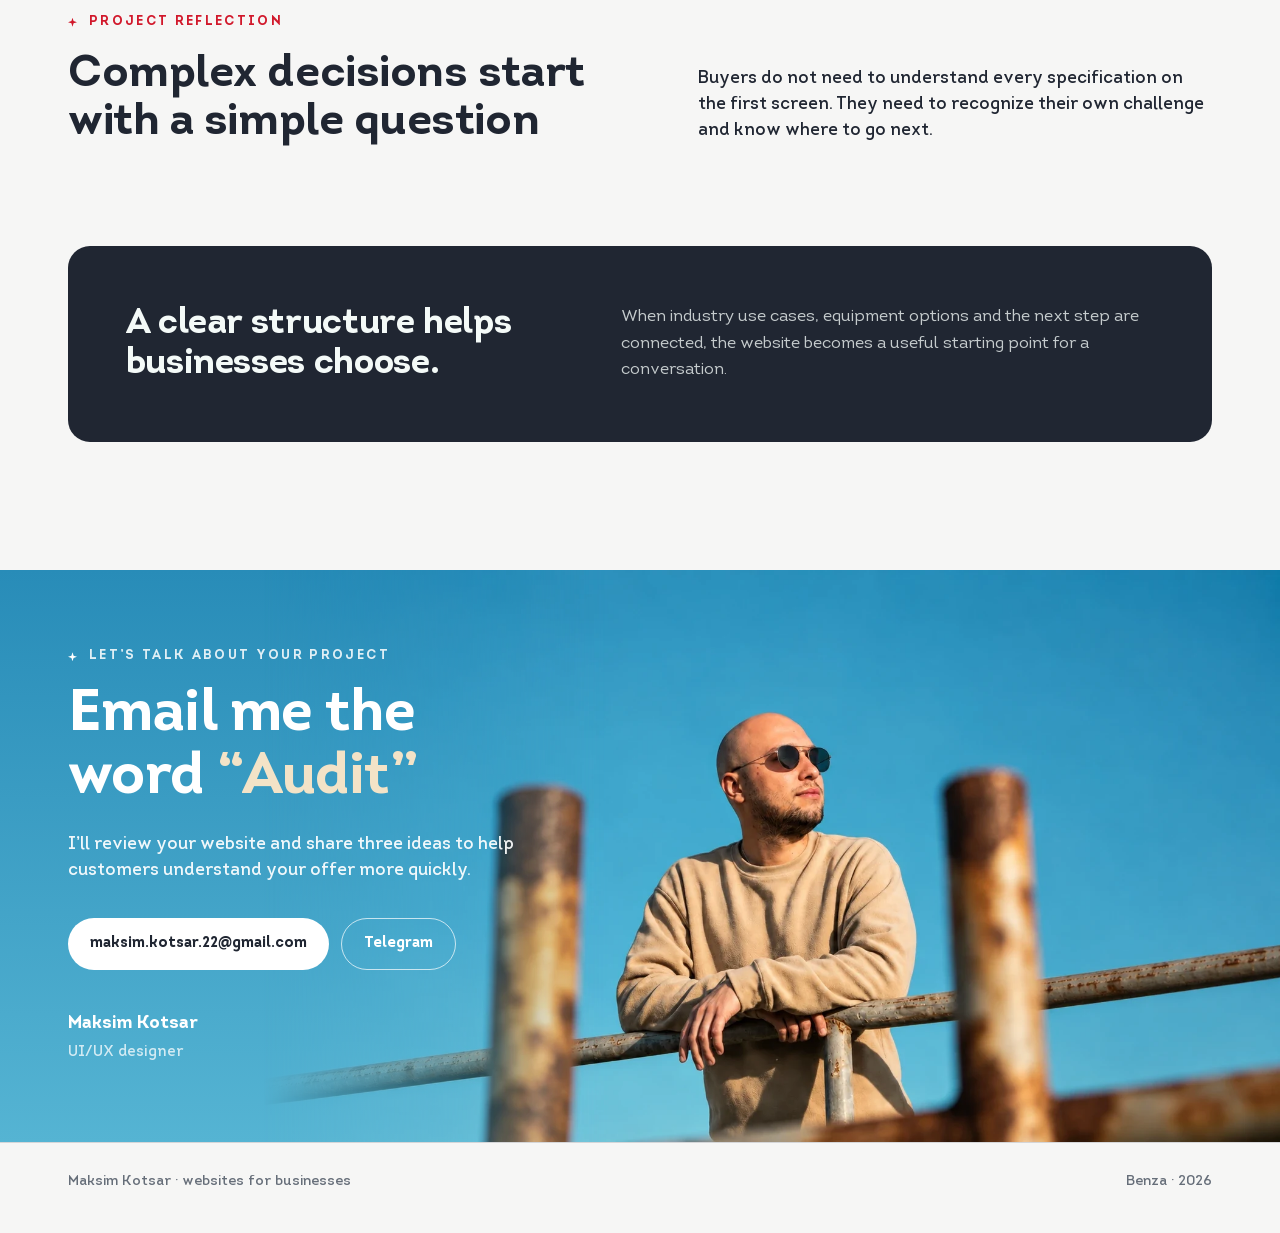
<file: en/index.html>
<!doctype html>
<html lang="en"><head><meta charset="utf-8"><meta name="viewport" content="width=device-width,initial-scale=1"><title>Benza — fuel station manufacturer website case study</title><meta name="description" content="Benza case study: making complex industrial equipment easier to understand and guiding business buyers toward a quote."><meta property="og:title" content="Benza — fuel station manufacturer website case study"><meta property="og:description" content="A clear path from a business need to a quote request."><meta property="og:type" content="website"><link rel="stylesheet" href="../style.css"><link rel="icon" href="../assets/img/favicon.svg?v=1" type="image/svg+xml"></head>
<body><header class="bar"><div class="wrap"><span class="name-ph"><img src="../assets/img/maksim-avatar.webp" alt="" width="30" height="30">Maksim Kotsar<em> · websites for businesses</em></span><nav class="nav" aria-label="Sections"><a href="#task">Challenge</a><a href="#process">Process</a><a href="#decisions">Decisions</a><a href="#design">Design</a><a href="#result">Results</a><a href="#reflection">Reflection</a></nav><div class="bar-r"><a class="btn" href="#contact">Contact me</a><button class="burger" type="button" aria-expanded="false" aria-controls="menu" aria-label="Open menu"><i></i></button></div></div><nav class="menu" id="menu" aria-label="Mobile menu"><small>Sections</small><a href="#task">Challenge</a><a href="#process">Process</a><a href="#decisions">Decisions</a><a href="#design">Design</a><a href="#result">Results</a><a href="#reflection">Reflection</a><a class="btn" href="#contact">Contact me</a></nav><div class="progress" aria-hidden="true"></div></header>
<main><div class="hero"><div class="wrap"><div class="hb-top"><div><div class="kicker">Case study · B2B · Industrial equipment</div><h1><span class="hb-name">Benza</span><span class="hb-sub">a website for a manufacturer of business fuel stations</span></h1></div><div class="hb-right"><p class="lead">How do you explain complex equipment so a business can quickly see its value? The website guides visitors from their business needs and station selection to requesting a quote.</p><a class="site-link" href="https://kazsbenza.kotsardesign.com/" target="_blank" rel="noopener">Explore the website <span aria-hidden="true">↗</span></a></div></div><div class="teaser-frame"><a class="browser-shot" href="https://kazsbenza.kotsardesign.com/" target="_blank" rel="noopener" aria-label="Open the Benza website"><div class="browser-top" aria-hidden="true"><i></i><i></i><i></i><span>kazsbenza.kotsardesign.com</span></div><img src="../assets/img/hero.png" alt="Benza website opening screen" width="1440" height="900"></a></div><div class="hb-meta"><div><small>Project</small><strong>Benza</strong><span>fuel stations and fueling solutions</span></div><div><small>My role</small><strong>UI/UX design</strong><span>structure, design, responsive layout</span></div><div><small>Audience</small><strong>B2B</strong><span>businesses with diverse fuel needs</span></div><div class="res"><small>Result</small><strong>84 leads</strong><span>3,000 sessions, 2.8% conversion</span></div></div></div></div>
<section id="task"><div class="wrap"><div class="sec-head"><div><div class="kicker">Challenge</div><h2>Make a complex product easier to sell</h2></div><p class="lead">Businesses choose fuel stations based on their operations, working conditions and requirements. The website needs to clarify the options, show their value and guide visitors toward requesting a quote.</p></div><p class="obj-intro">Rather than starting with a long list of specifications, the page answers questions buyers ask before contacting the manufacturer.</p><div class="objections"><div class="obj"><div class="q">“Will it work for us?”</div><p>Fuel retail and an in-house fleet have different requirements.</p></div><div class="obj"><div class="q">“Which one should we choose?”</div><p>Buyers need to compare fixed stations, fuel modules and trailers without searching through a large catalog.</p></div><div class="obj"><div class="q">“Can we trust the manufacturer?”</div><p>Manufacturing quality, documentation and fuel monitoring matter when selecting equipment.</p></div><div class="obj"><div class="q">“What happens next?”</div><p>After exploring the options, visitors need a clear way to request a quote.</p></div></div></div></section>
<section id="process"><div class="wrap"><div class="sec-head"><div><div class="kicker">Process</div><h2>From a business need to the right solution</h2></div><p class="lead">I structured the page as a conversation: why does the business need a station, where will it operate, what are the options and how can the buyer get a quote?</p></div><div class="journey"><span>Challenge</span><em>→</em><span>Use case</span><em>→</em><span>Industry</span><em>→</em><span>Equipment</span><em>→</em><span>Benefits</span><em>→</em><span>Quote</span></div><div class="proto-grid"><figure class="proto-figure"><div class="proto-canvas"><div class="proto-bar short"></div><div class="proto-row"><div class="proto-content"><div class="proto-bar medium"></div><div class="proto-bar"></div><div class="proto-bar medium"></div><div class="proto-button"></div></div><div class="proto-box dark"></div></div><div class="proto-bar medium"></div><div class="proto-row"><div class="proto-box"></div><div class="proto-box"></div></div><div class="proto-bar short"></div></div><figcaption>01 · Structure: from business need to inquiry</figcaption></figure><figure class="proto-figure"><div class="proto-canvas"><div class="proto-bar short"></div><div class="proto-bar medium"></div><div class="proto-row"><div class="proto-box dark"></div><div class="proto-box"></div></div><div class="proto-box"></div><div class="proto-button"></div></div><figcaption>02 · Use cases and industries at a glance</figcaption></figure><figure class="proto-figure"><div class="proto-canvas"><div class="proto-bar short"></div><div class="proto-bar medium"></div><div class="proto-row"><div class="proto-box"></div><div class="proto-box"></div></div><div class="proto-box dark"></div><div class="proto-button"></div></div><figcaption>03 · From station selection to a quote</figcaption></figure></div><p class="case-note">These diagrams were reconstructed from the finished page to illustrate the content structure.</p><p class="quote-note">A complex product becomes easier to understand when buyers first recognize their own needs, then compare the equipment.</p></div></section>
<section id="decisions"><div class="wrap"><div class="sec-head"><div><div class="kicker">Key decisions</div><h2>Turn technical complexity into a clear choice</h2></div><p class="lead">Each section answers a specific question and prepares visitors for the next step.</p></div><div class="decisions"><article class="dec"><div class="n">01</div><h3>Separate the two main use cases</h3><p>The website presents solutions for fuel retail and in-house fleets side by side, helping visitors start with what matters to their business.</p></article><article class="dec"><div class="n">02</div><h3>Speak to each industry</h3><p>Mining, agriculture, fleet operations and fuel retail each have a dedicated tab with relevant needs and use cases.</p></article><article class="dec"><div class="n">03</div><h3>Show the equipment</h3><p>Cards with images and short descriptions help buyers compare station types and prepare for a conversation with a specialist.</p></article><article class="dec"><div class="n">04</div><h3>Build confidence</h3><p>Manufacturing, documentation, experience and automation are presented together, showing visitors the expertise behind the product.</p></article><article class="dec"><div class="n">05</div><h3>Make the next step clear</h3><p>The form explains the next step: request a quote and consultation. Visitors can select the type of station they are interested in.</p></article><article class="dec"><div class="n">06</div><h3>Make it comfortable on mobile</h3><p>Sections and tabs adapt to smaller screens, making it easy to explore the offer and contact the company on any device.</p></article></div></div></section>
<section id="design"><div class="wrap"><div class="sec-head"><div><div class="kicker">Design</div><h2>A confident visual identity for an industrial brand</h2></div><div><p class="lead">A palette of red, charcoal and white, bold typography and equipment imagery give the complex product a clear and recognizable presentation.</p><div class="legend"><div><span class="tag t-trust">Trust</span> shows expertise</div><div><span class="tag t-want">Clarity</span> supports comparison</div><div><span class="tag t-buy">Action</span> leads to a quote</div></div></div></div>
<figure class="shot"><div class="media"><img src="../assets/img/hero.png" alt="Benza website opening screen" loading="lazy" width="1440" height="900"></div><figcaption class="cap"><h3>Meet the manufacturer<span class="tags"><span class="tag t-trust">Trust</span></span></h3><p>A prominent brand name and concise statement make it clear who the company is and what it offers.</p></figcaption></figure>
<figure class="shot"><div class="media"><img src="../assets/img/business-models.png" alt="Two use cases: fuel retail and an in-house fleet" loading="lazy" width="1440" height="900"></div><figcaption class="cap"><h3>Two use cases, two paths<span class="tags"><span class="tag t-want">Clarity</span></span></h3><p>Fuel retail and in-house refueling appear side by side. Contrasting cards help visitors recognize their situation and understand where to start.</p></figcaption></figure>
<figure class="shot"><div class="media"><img src="../assets/img/industries.png" alt="Tabs showing solutions for different industries" loading="lazy" width="1440" height="900"></div><figcaption class="cap"><h3>Relevant to each industry<span class="tags"><span class="tag t-want">Clarity</span><span class="tag t-buy">Action</span></span></h3><p>Tabs connect station capabilities to the practical needs of mining companies, agriculture, fleet operators and fuel retailers.</p></figcaption></figure>
<figure class="shot"><div class="media"><img src="../assets/img/retail.png" alt="Fuel stations for retail" loading="lazy" width="1440" height="900"></div><figcaption class="cap"><h3>A choice for each business model<span class="tags"><span class="tag t-want">Clarity</span></span></h3><p>Images and brief descriptions make retail station formats easier to compare. A separate option introduces custom projects for more specific requirements.</p></figcaption></figure>
<figure class="shot"><div class="media"><img src="../assets/img/range.png" alt="Catalog of fuel stations and fuel modules for businesses" loading="lazy" width="1440" height="900"></div><figcaption class="cap"><h3>Equipment without the overload<span class="tags"><span class="tag t-want">Clarity</span></span></h3><p>The business range is organized into cards, allowing visitors to see the equipment and quickly understand the purpose of each model.</p></figcaption></figure>
<figure class="shot"><div class="showcase-pair"><div class="media"><img src="../assets/img/advantages.png" alt="Manufacturing and automation benefits" loading="lazy" width="1440" height="900"></div><div class="media"><img src="../assets/img/contact-form.png" alt="Project quote request form" loading="lazy" width="1440" height="900"></div></div><figcaption class="cap"><h3>Trust and a clear next step<span class="tags"><span class="tag t-trust">Trust</span><span class="tag t-buy">Action</span></span></h3><p>Manufacturing and automation details help build confidence, while the form explains what buyers will receive when they get in touch.</p></figcaption></figure>
<figure class="shot"><div class="mobile-stage"><div class="phones"><div class="phone"><img src="../assets/img/mobile-hero.png" alt="Benza website opening screen on a phone" loading="lazy" width="390" height="844"></div><div class="phone"><img src="../assets/img/mobile-range.png" alt="Benza industry solutions on a phone" loading="lazy" width="390" height="844"></div></div></div><figcaption class="cap"><h3>The same journey on mobile<span class="tags"><span class="tag t-buy">Action</span></span></h3><p>On smaller screens, content follows a clear sequence, with industry selection and the path to an inquiry still easy to reach.</p></figcaption></figure></div></section>
<section id="result"><div class="wrap"><div class="sec-head"><div><div class="kicker">Result</div><h2>A complex product. A clear next step.</h2></div><p class="lead">The result is a website that connects business needs to specific equipment options and guides buyers toward requesting a quote.</p></div><div class="ba"><div><small>Challenge</small><p>Help businesses understand complex equipment and identify the right direction.</p></div><div><small>Solution</small><p>Use cases, industry tabs, visual product cards and a clear contact form.</p></div><div><small>What it enables</small><p>Visitors can identify their needs and contact the manufacturer with a clearer brief.</p></div></div><div class="stats"><div class="stat"><b>3,000</b><span>sessions</span></div><div class="stat"><b>84</b><span>leads</span></div><div class="stat"><b>2.8%</b><span>lead conversion rate</span></div><div class="stat"><b>61%</b><span>mobile traffic</span></div></div></div></section>
<section id="review"><div class="wrap"><div class="kicker">Client testimonial</div><figure class="review"><div class="review-photo"><img src="../assets/img/review-andrey.webp" alt="Andrey Dvoryankin" width="800" height="960" loading="lazy"></div><div><div class="q-mark" aria-hidden="true">“</div><blockquote><p class="q-lead">We needed a website that would help customers understand a complex product and find the fuel solution that fits their business.</p><p>Maksim created a clear structure: he separated the use cases, showed the needs of different industries and presented the equipment in a way that makes comparison easier.</p><p>Special attention went into guiding visitors from their first introduction to the product to requesting a quote. The resulting website feels cohesive, easy to use and recognizable.</p></blockquote><div class="who"><b>Andrey Dvoryankin</b>Marketing specialist<a class="tg" href="https://t.me/AnDnA" target="_blank" rel="noopener">@AnDnA on Telegram ↗</a></div></div></figure></div></section>
<section id="reflection"><div class="wrap"><div class="sec-head"><div><div class="kicker">Project reflection</div><h2>Complex decisions start with a simple question</h2></div><p class="lead">Buyers do not need to understand every specification on the first screen. They need to recognize their own challenge and know where to go next.</p></div><div class="motion-note"><h3>A clear structure helps businesses choose.</h3><p>When industry use cases, equipment options and the next step are connected, the website becomes a useful starting point for a conversation.</p></div></div></section>
<section id="contact" class="contact"><picture class="contact-bg"><source media="(max-width:860px)" srcset="../assets/img/contact-mobile.webp" width="751" height="2000"><img src="../assets/img/contact-desktop.webp" alt="Maksim Kotsar" width="1672" height="941" loading="lazy"></picture><div class="wrap contact-grid"><div class="cta"><div class="kicker">Let’s talk about your project</div><h2>Email me the word <em>“Audit”</em></h2><p class="lead">I’ll review your website and share three ideas to help customers understand your offer more quickly.</p><div class="links"><a class="btn" href="mailto:maksim.kotsar.22@gmail.com?subject=Audit">maksim.kotsar.22@gmail.com</a><a class="btn ghost" href="https://t.me/maksimkotsar" target="_blank" rel="noopener">Telegram</a></div><p class="sign"><b>Maksim Kotsar</b>UI/UX designer</p></div></div></section></main><footer><div class="wrap"><span>Maksim Kotsar · websites for businesses</span><span>Benza · 2026</span></div></footer><script src="../script.js" defer></script></body></html>
</file>
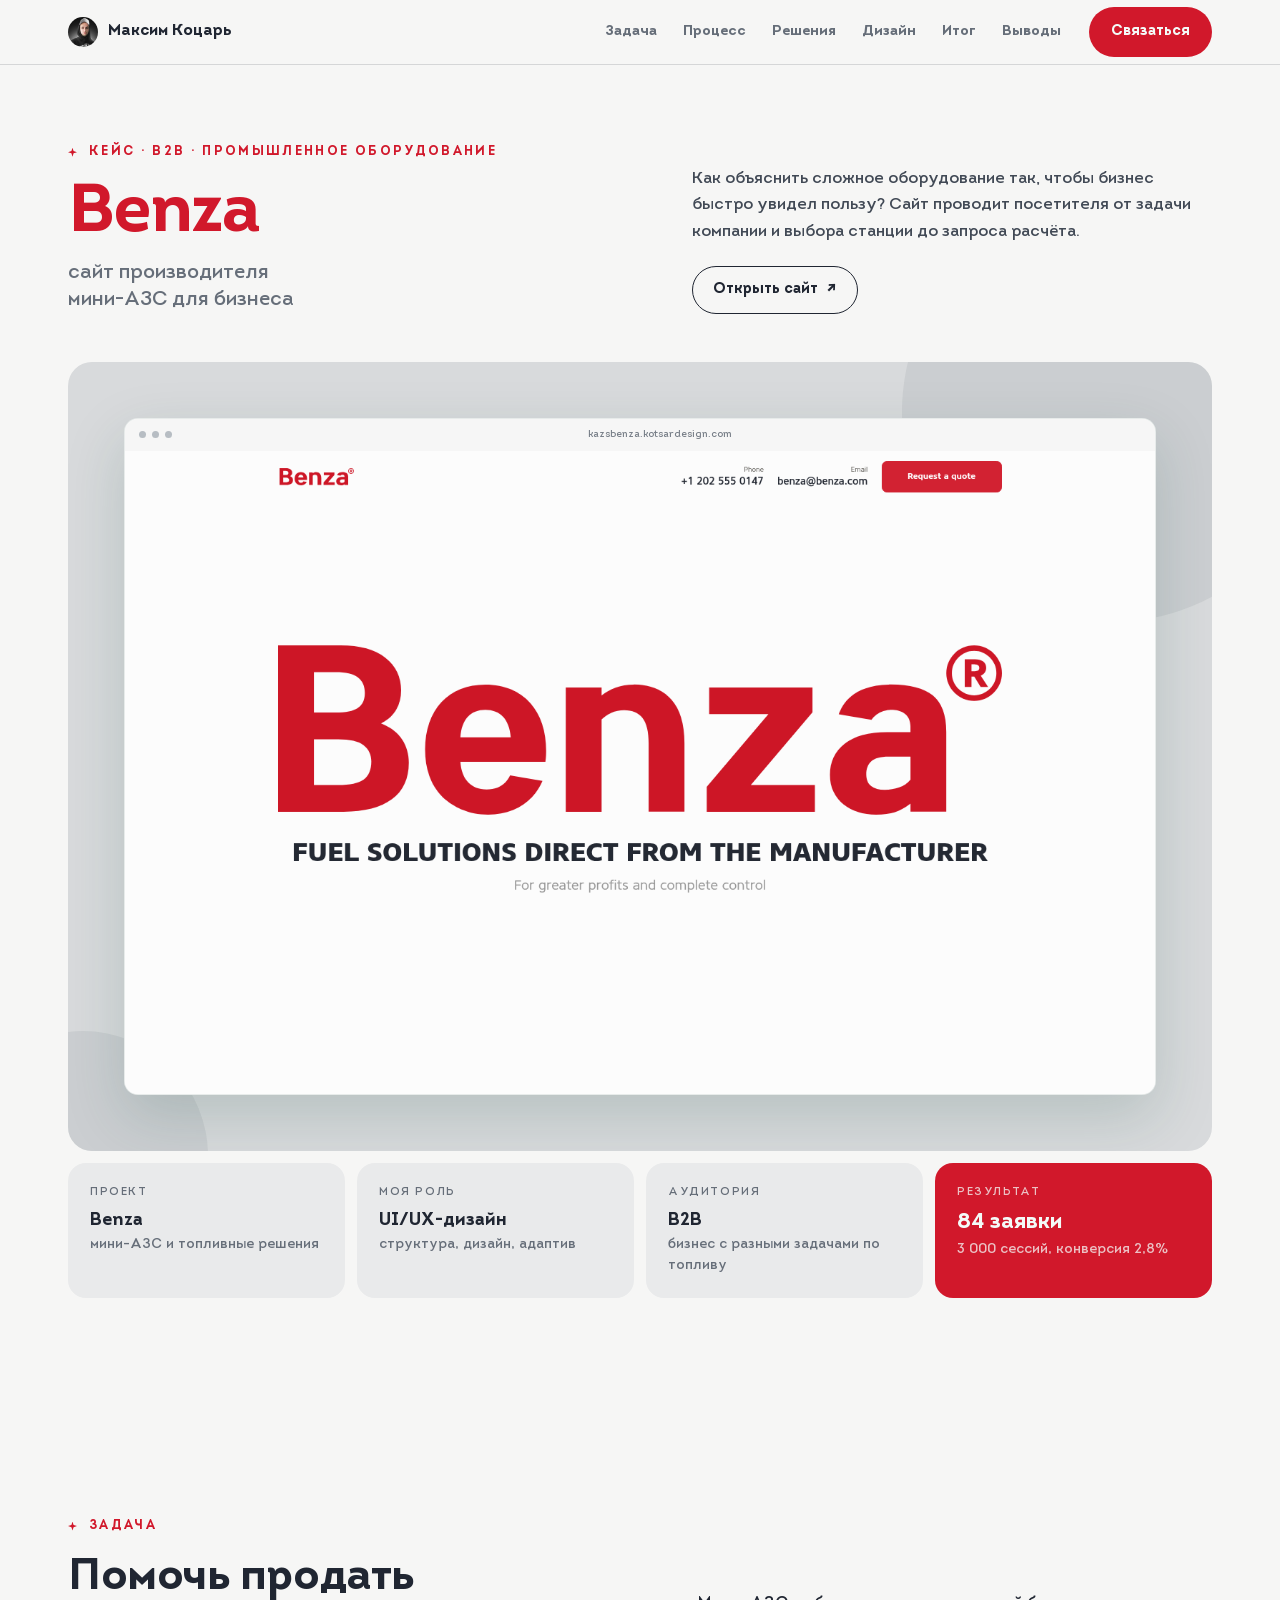
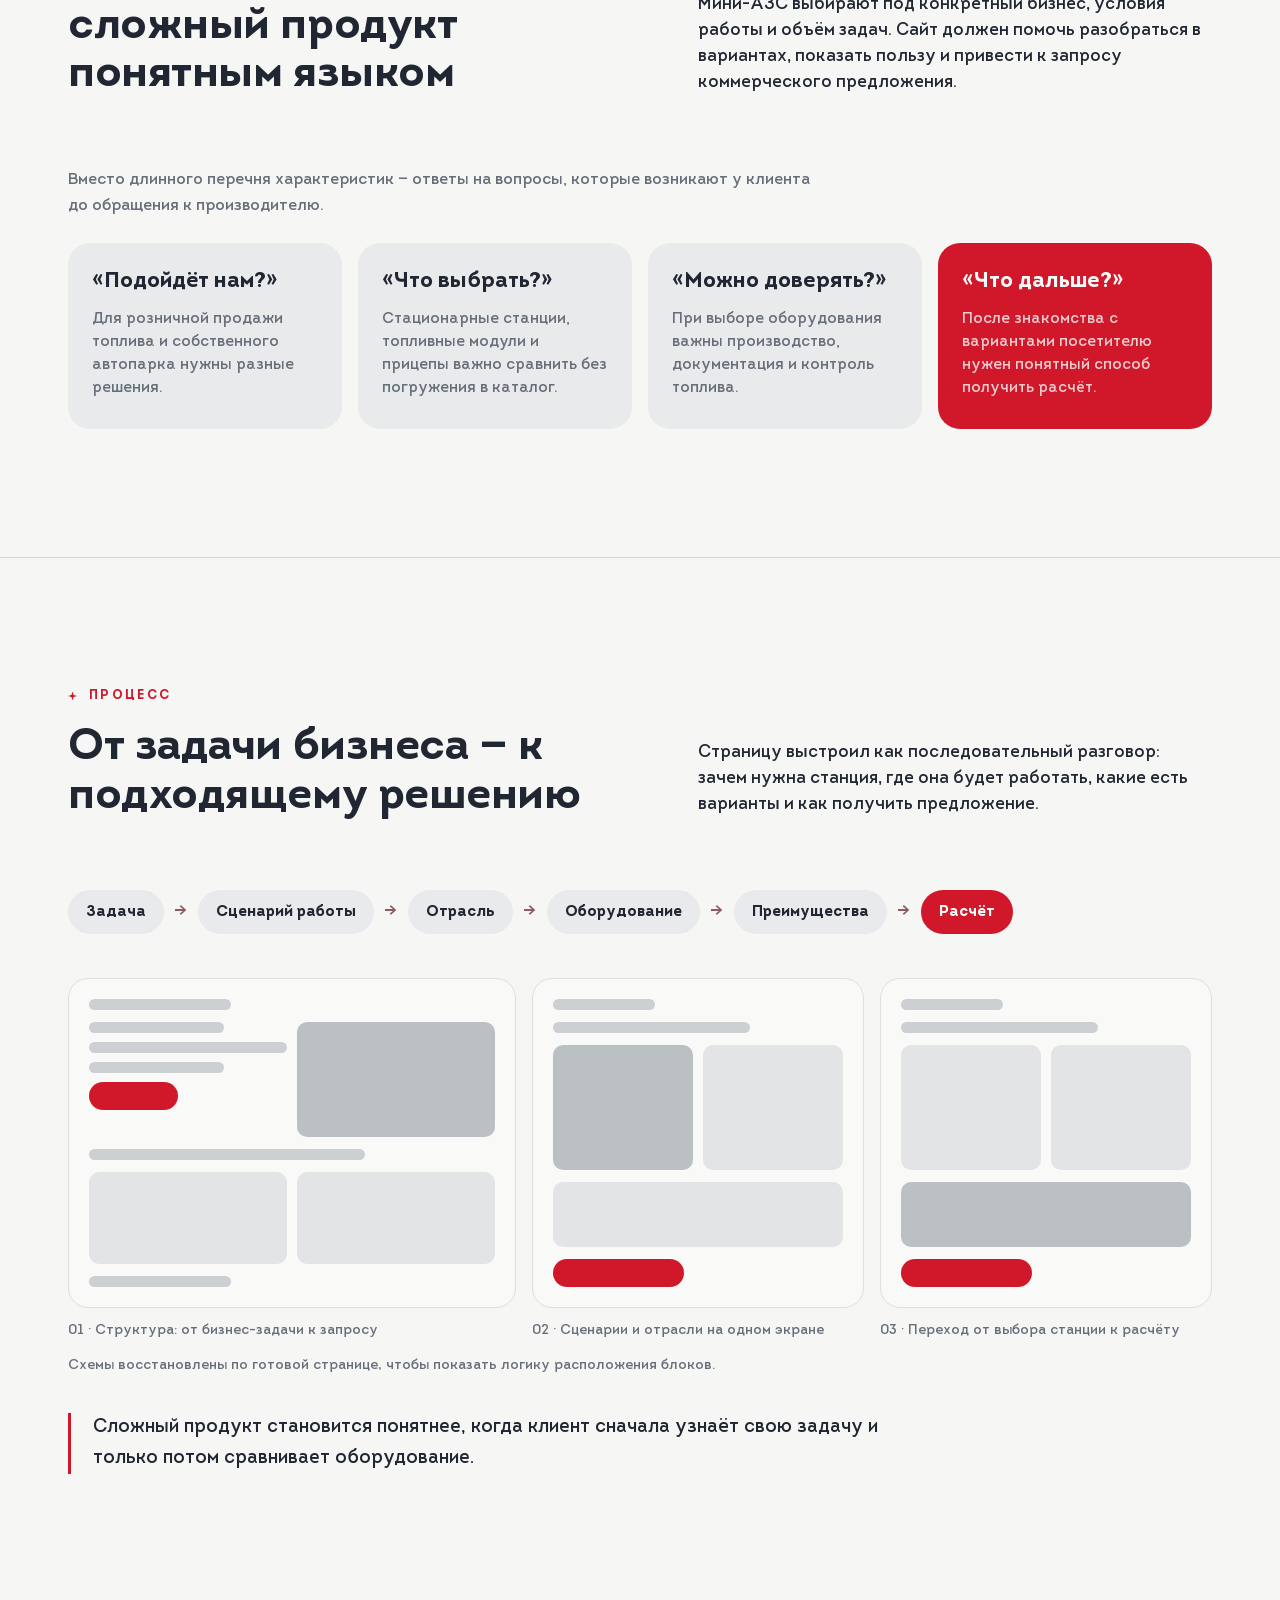
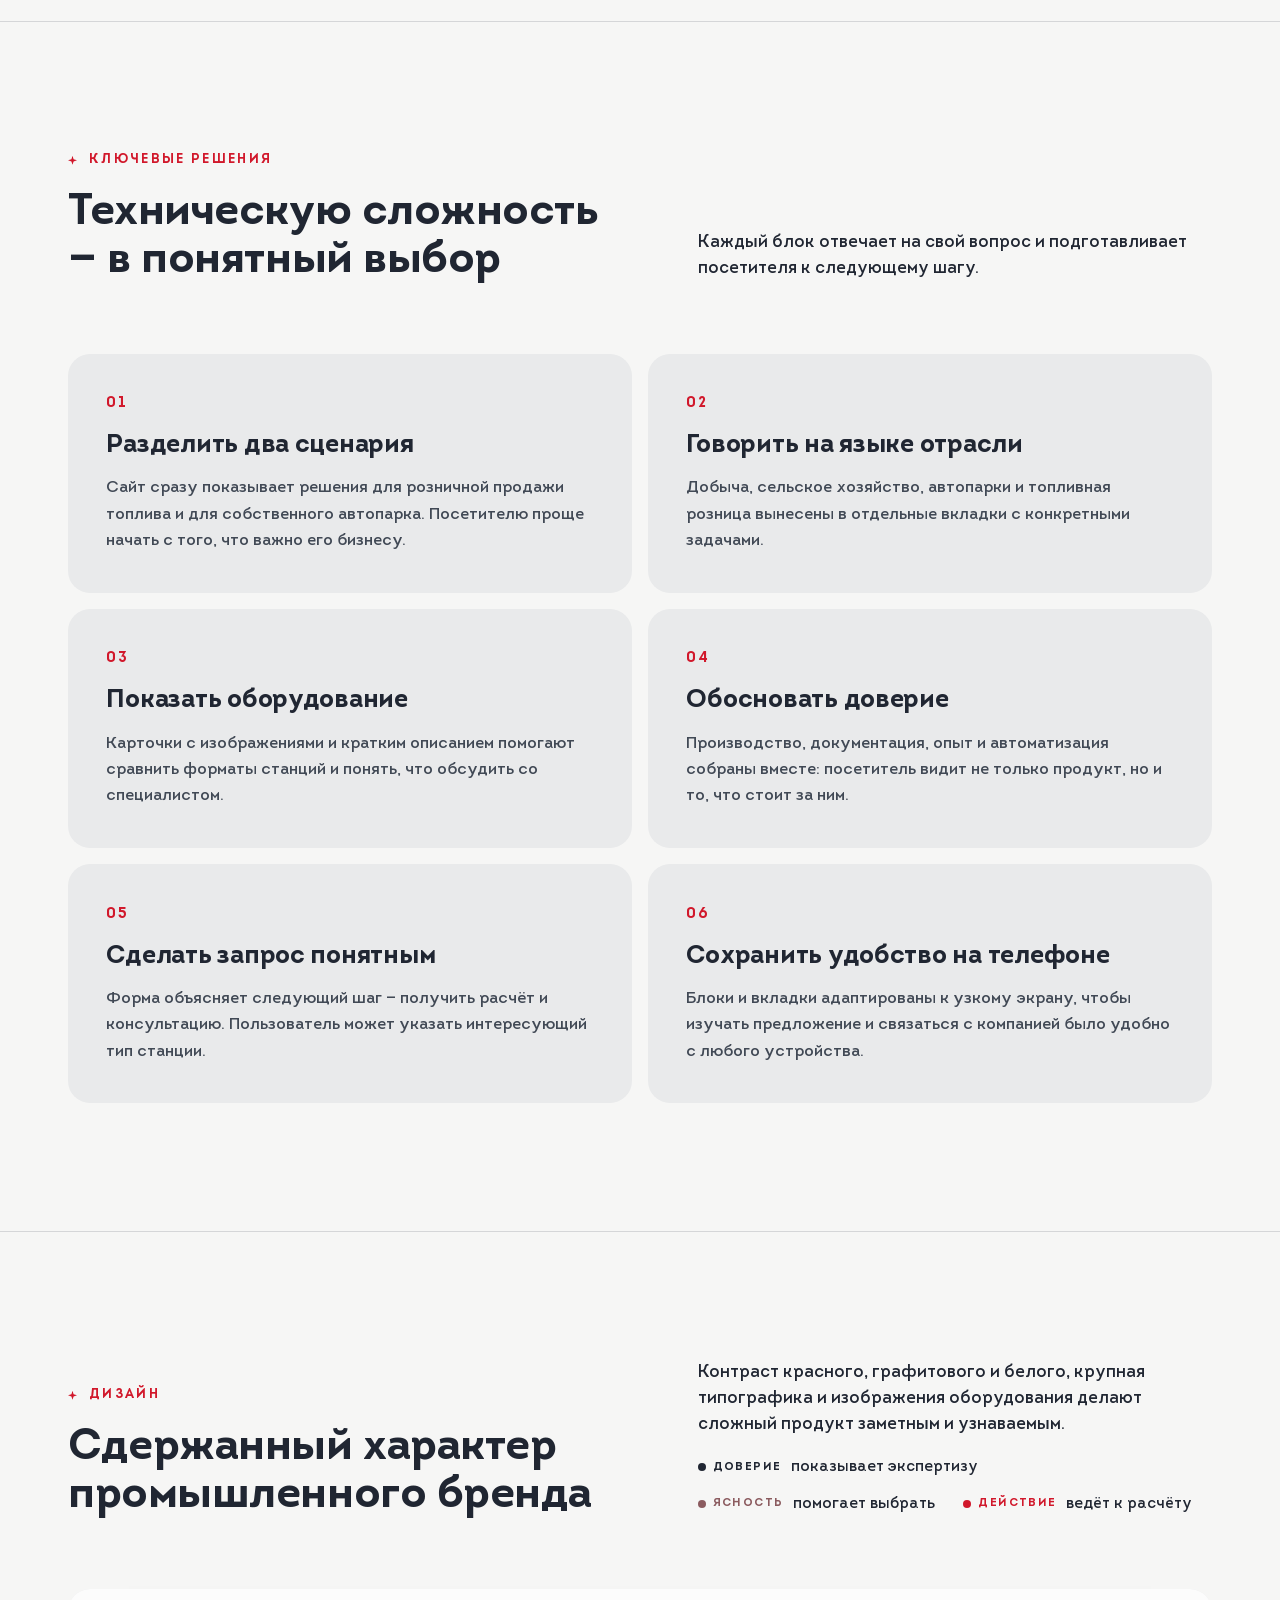
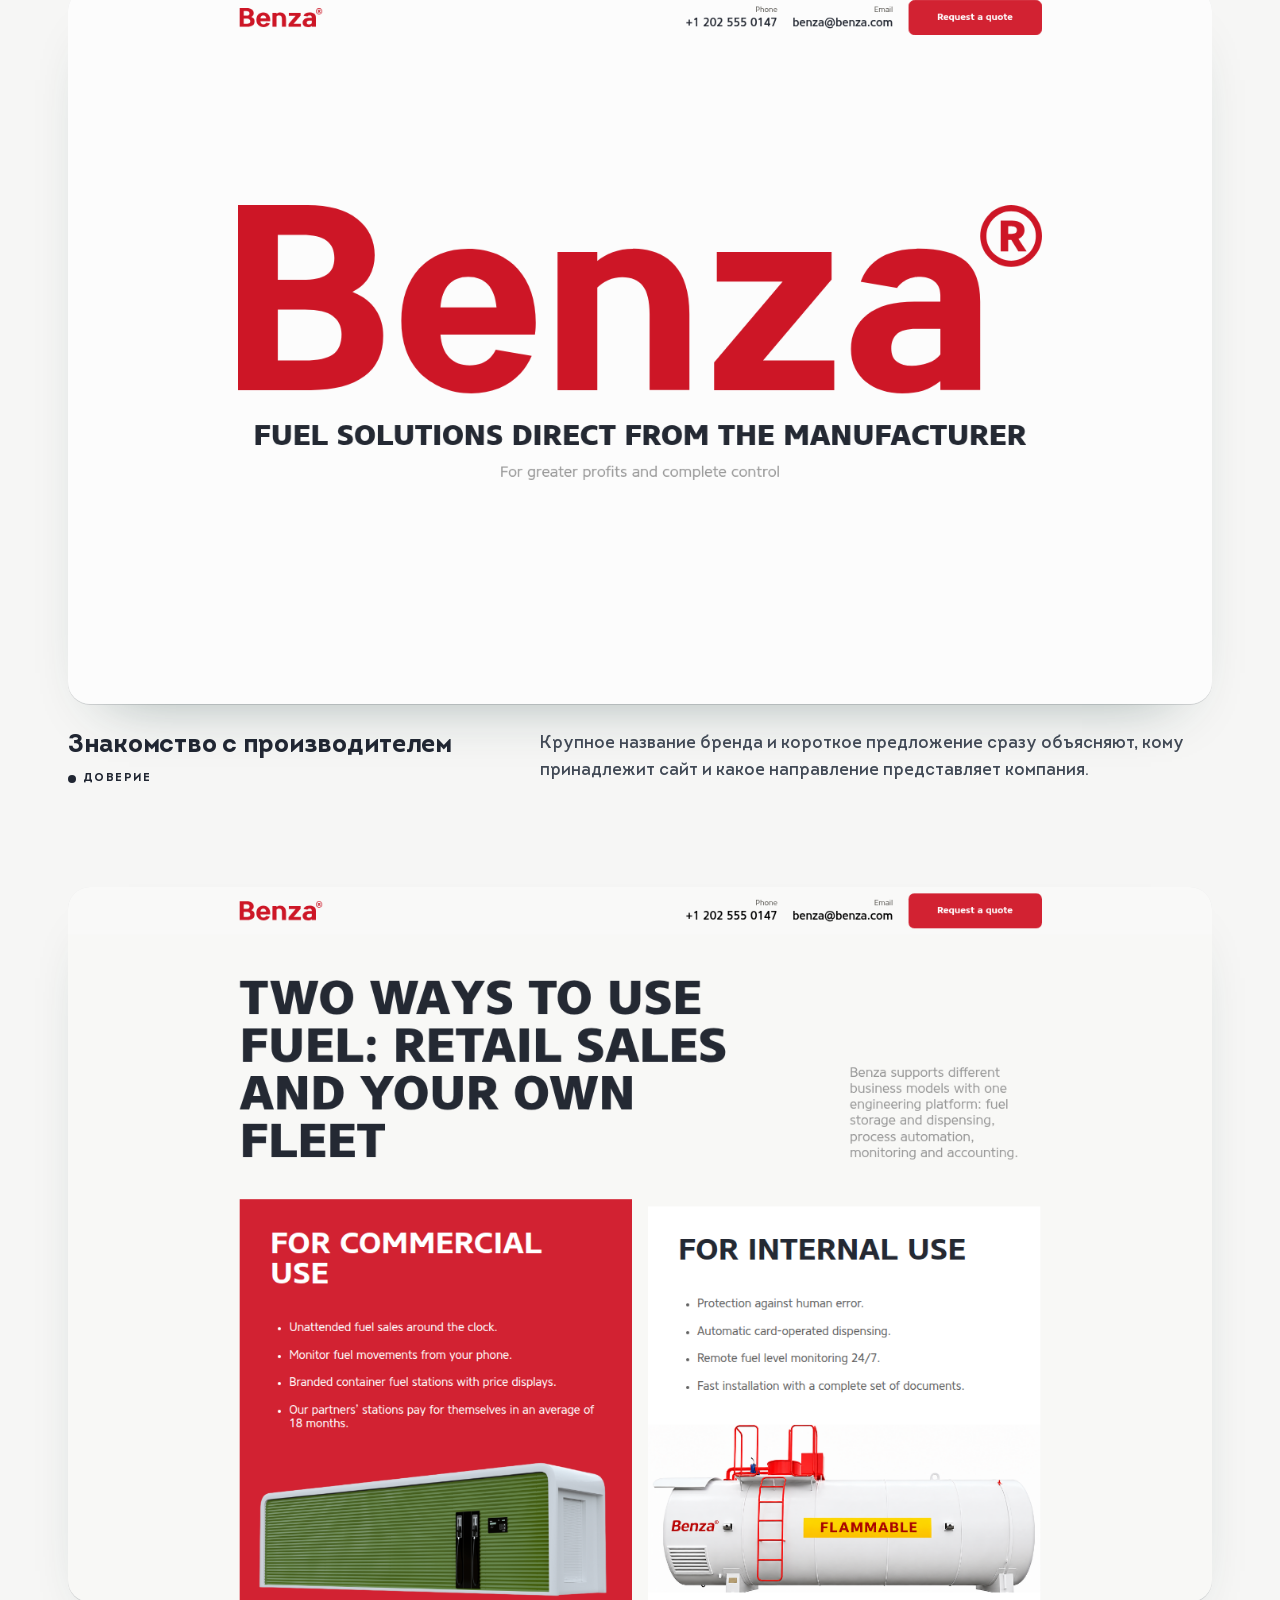
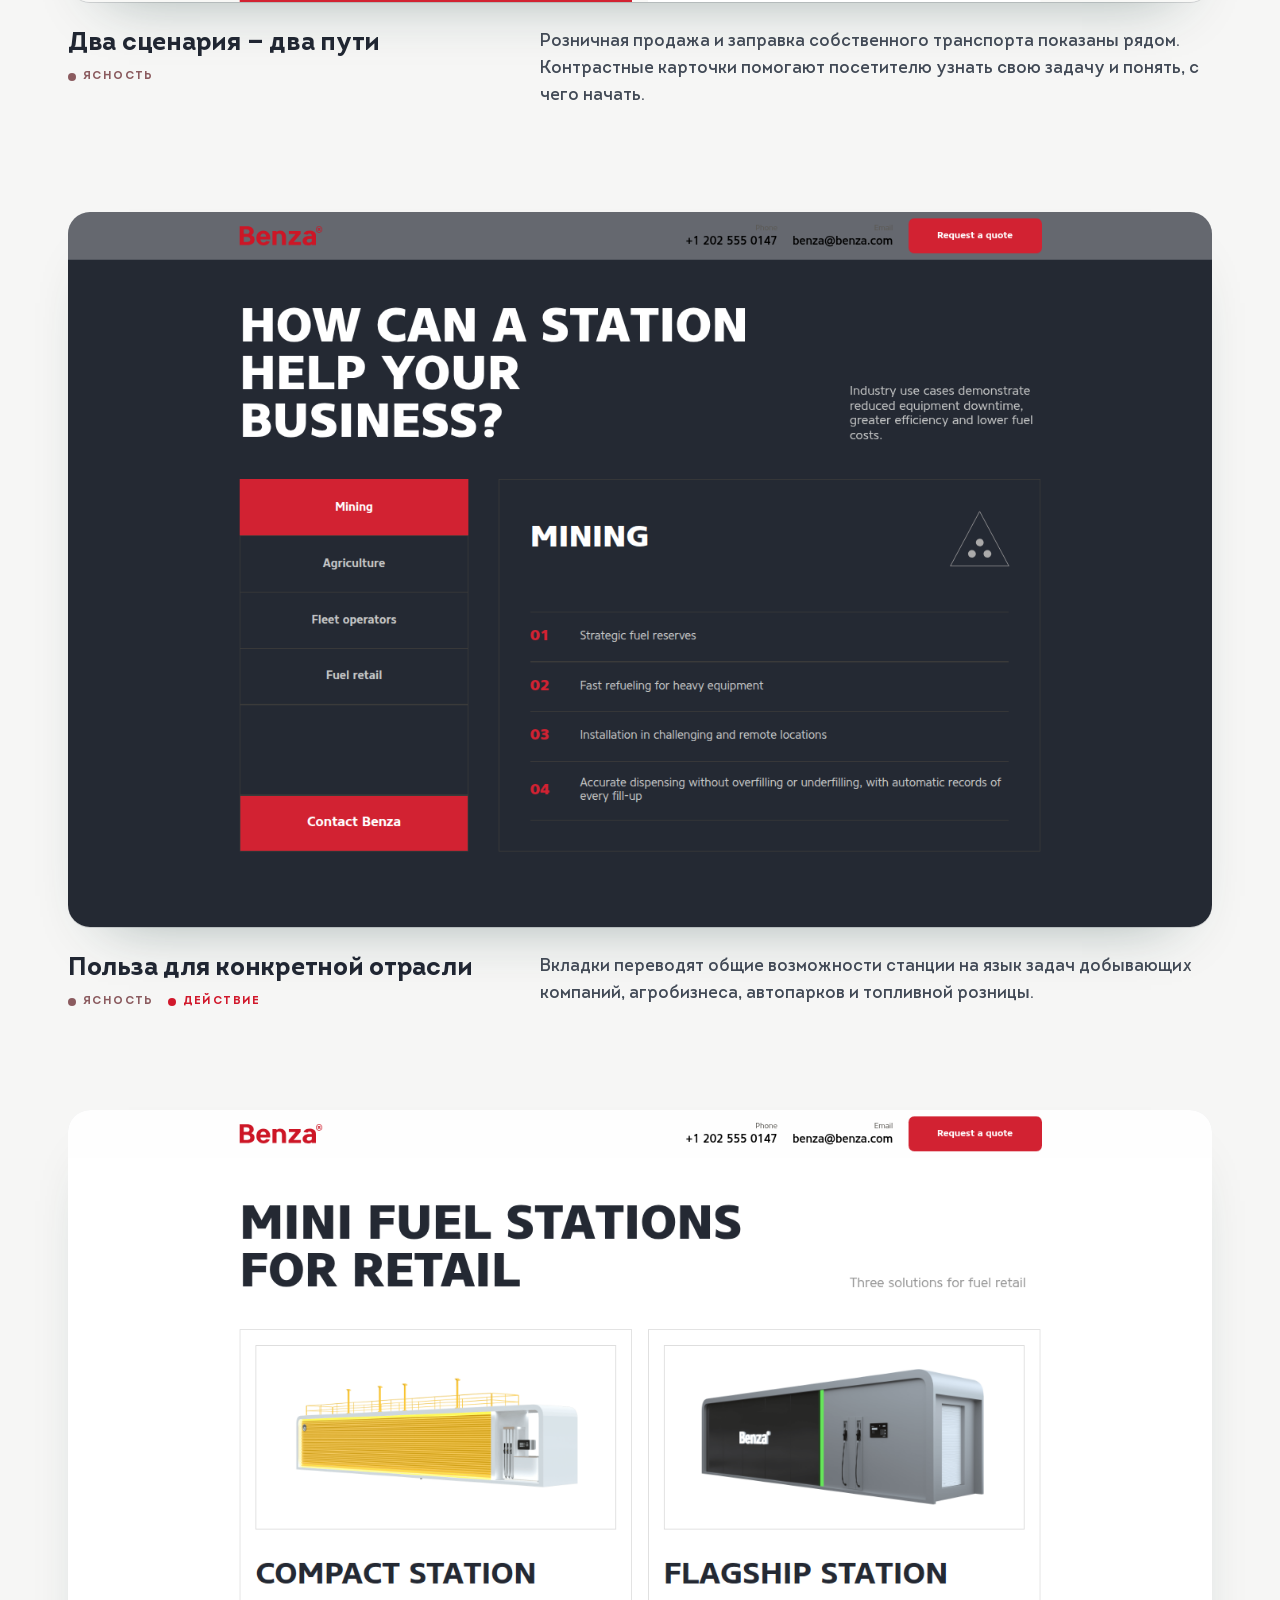
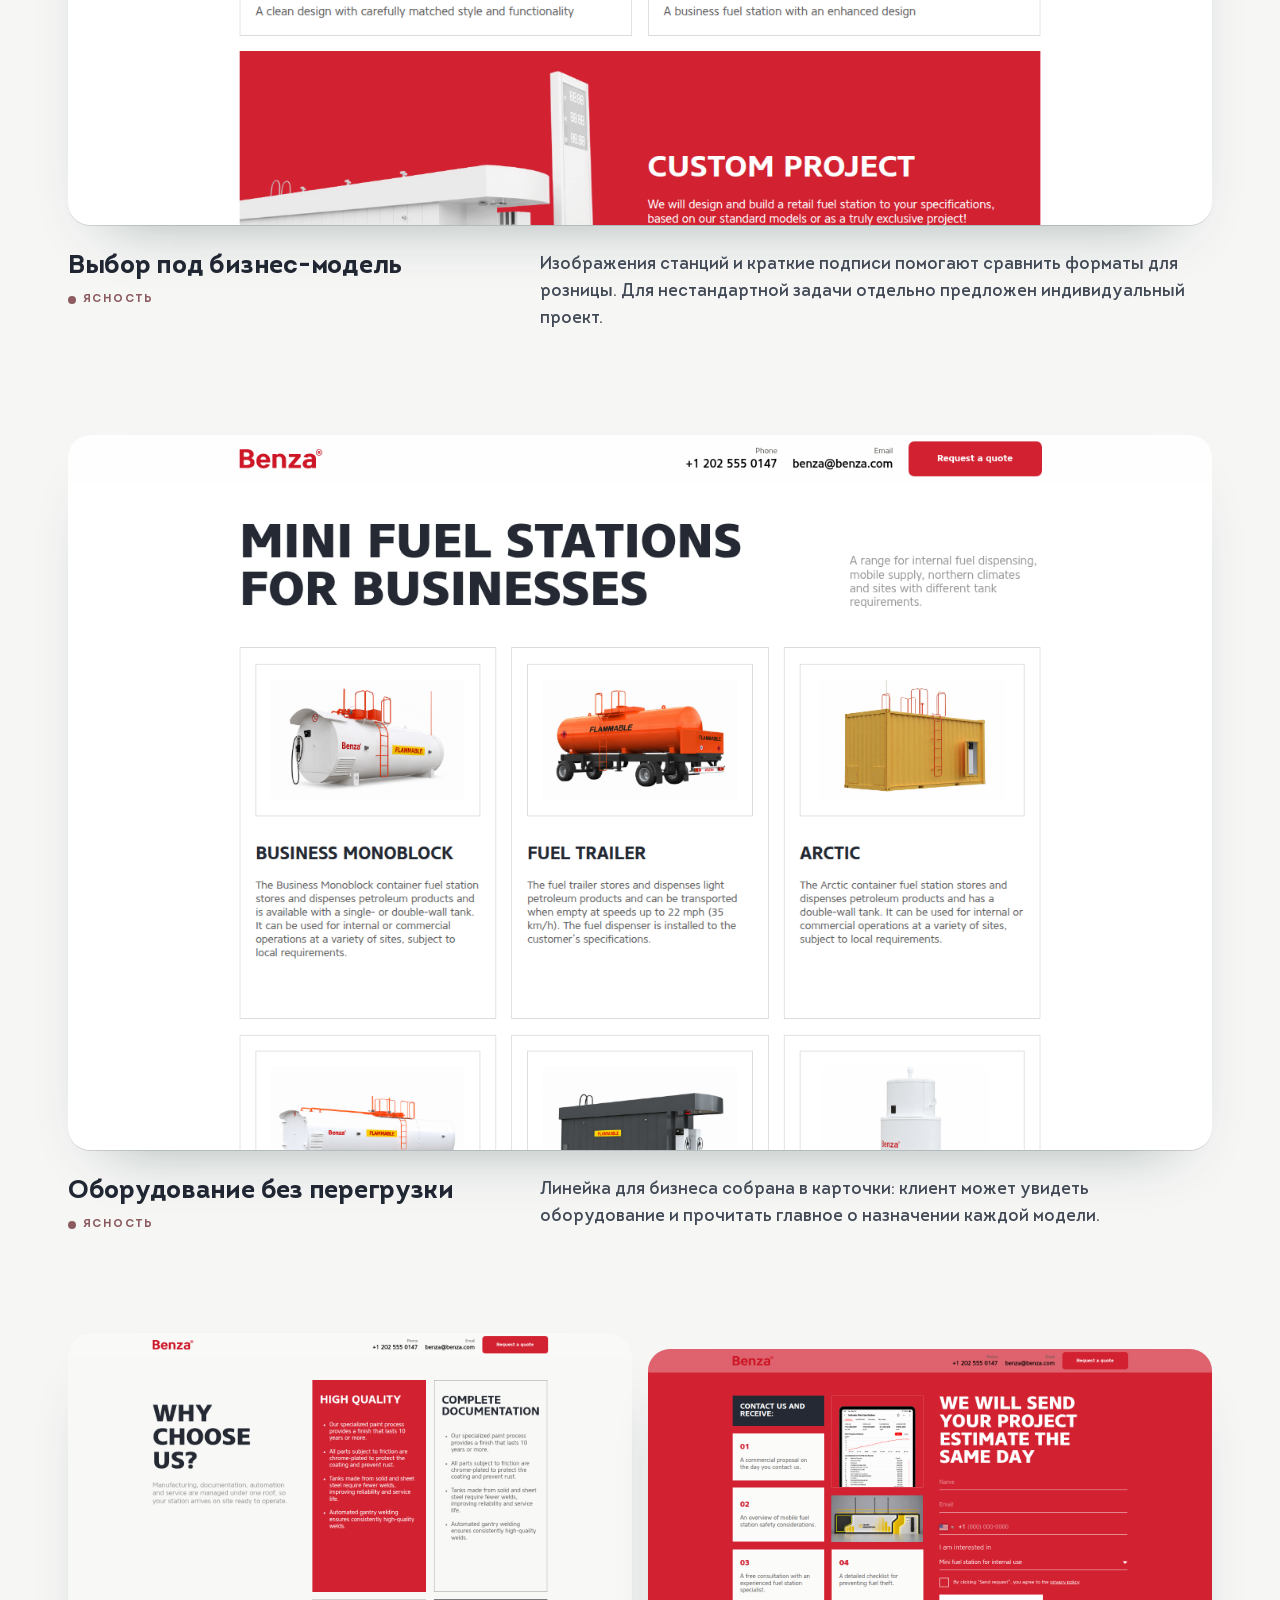
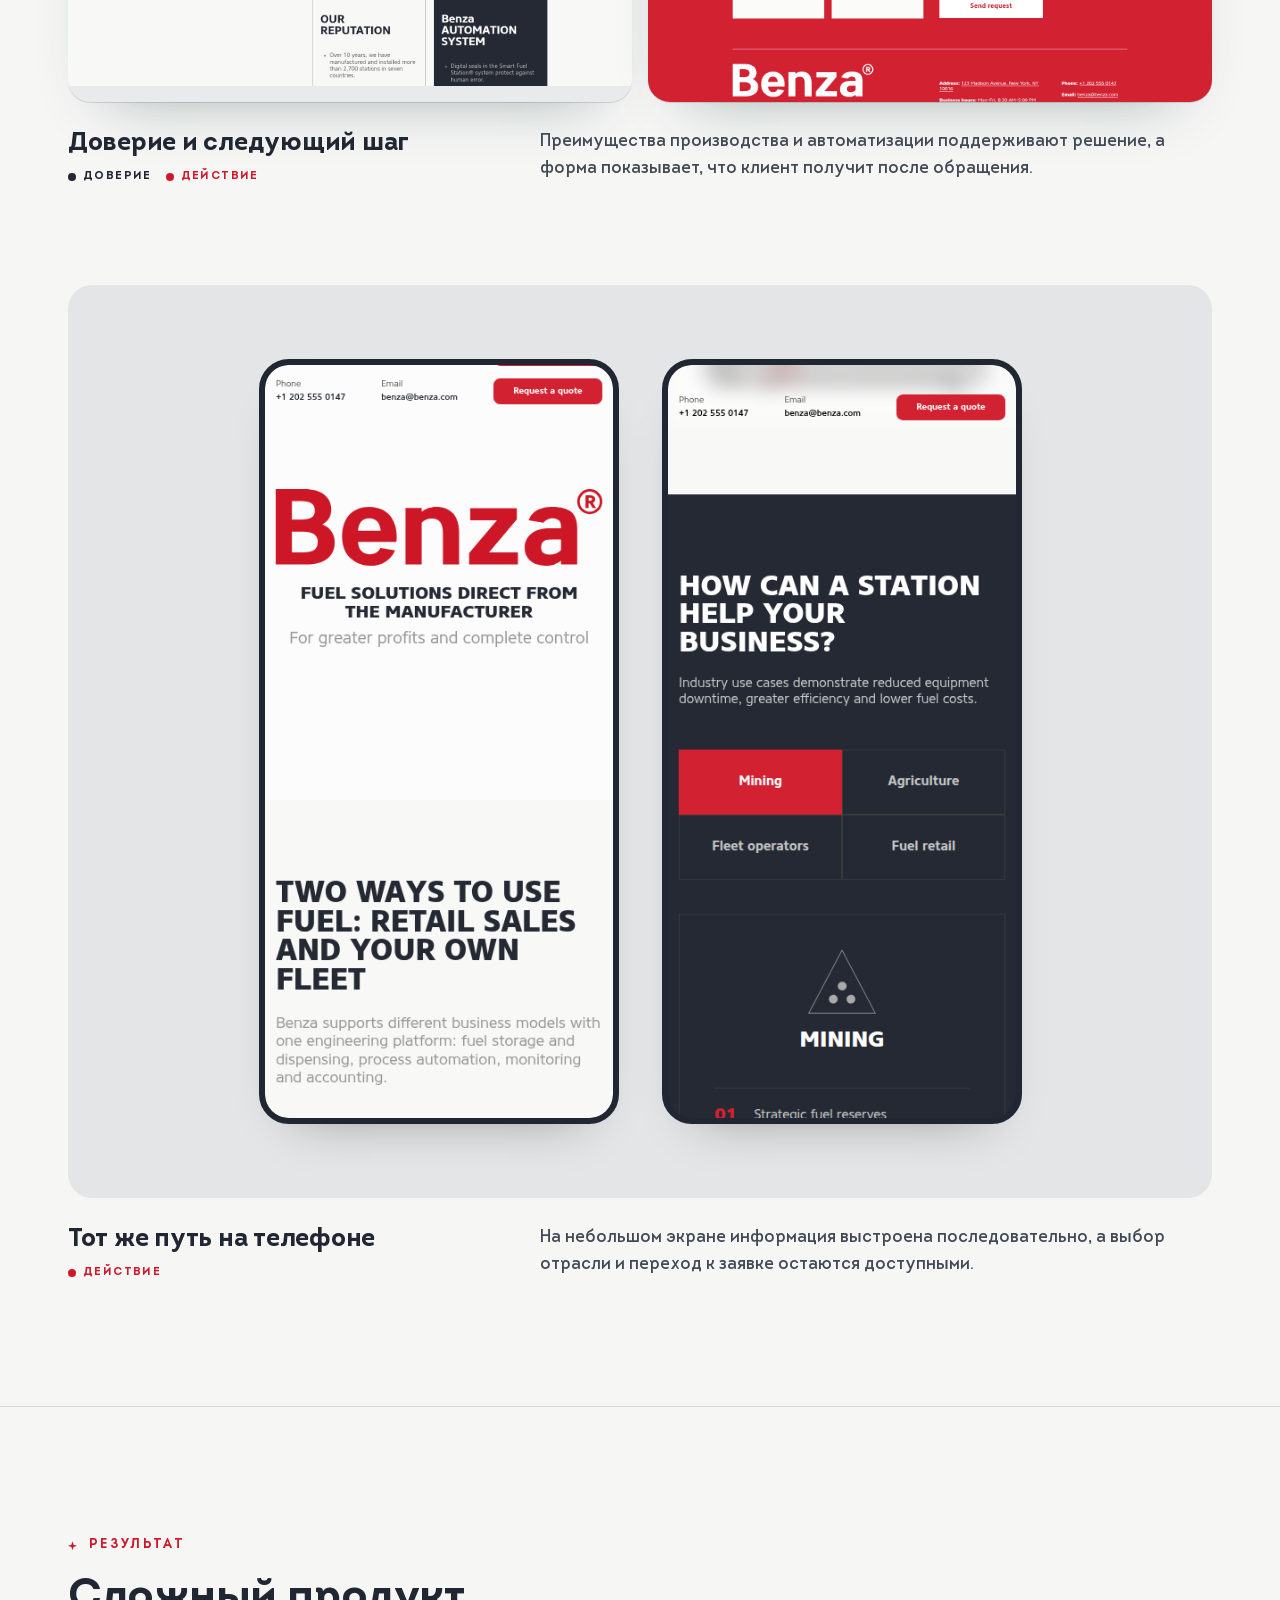
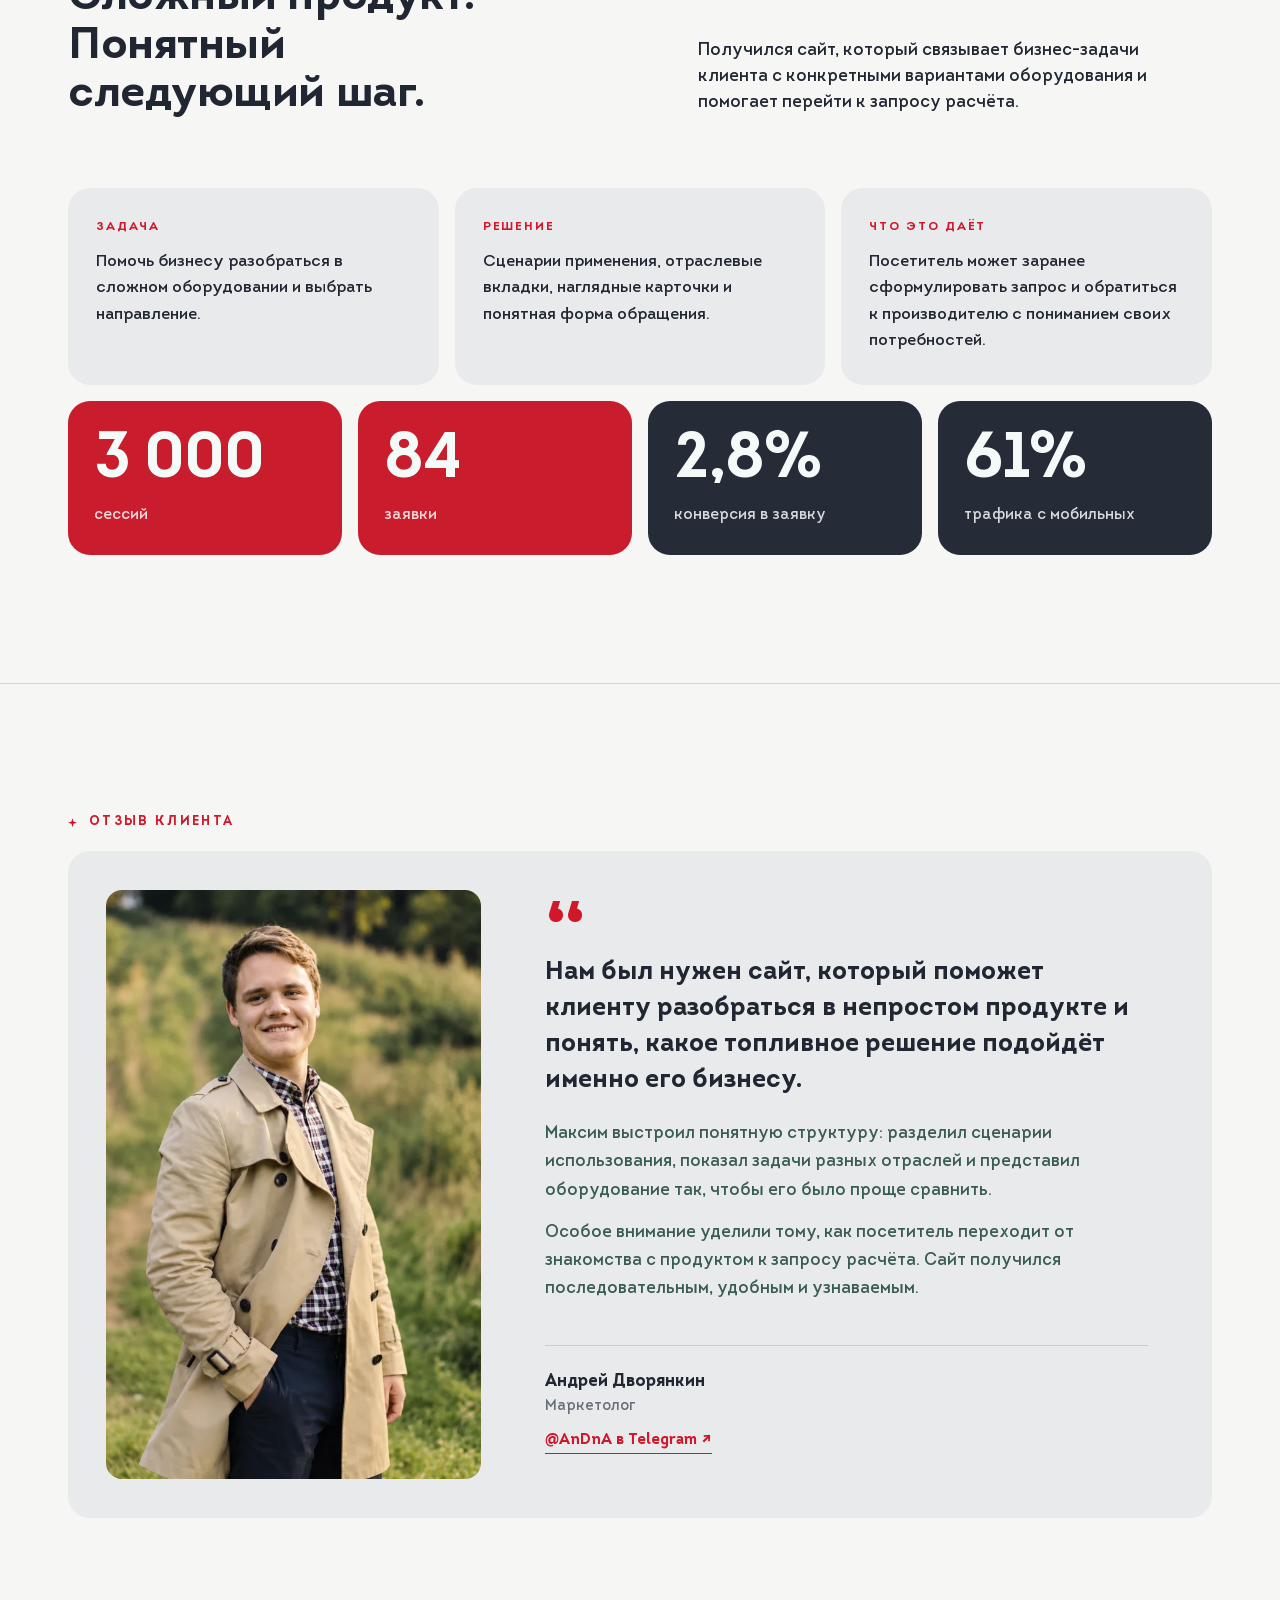
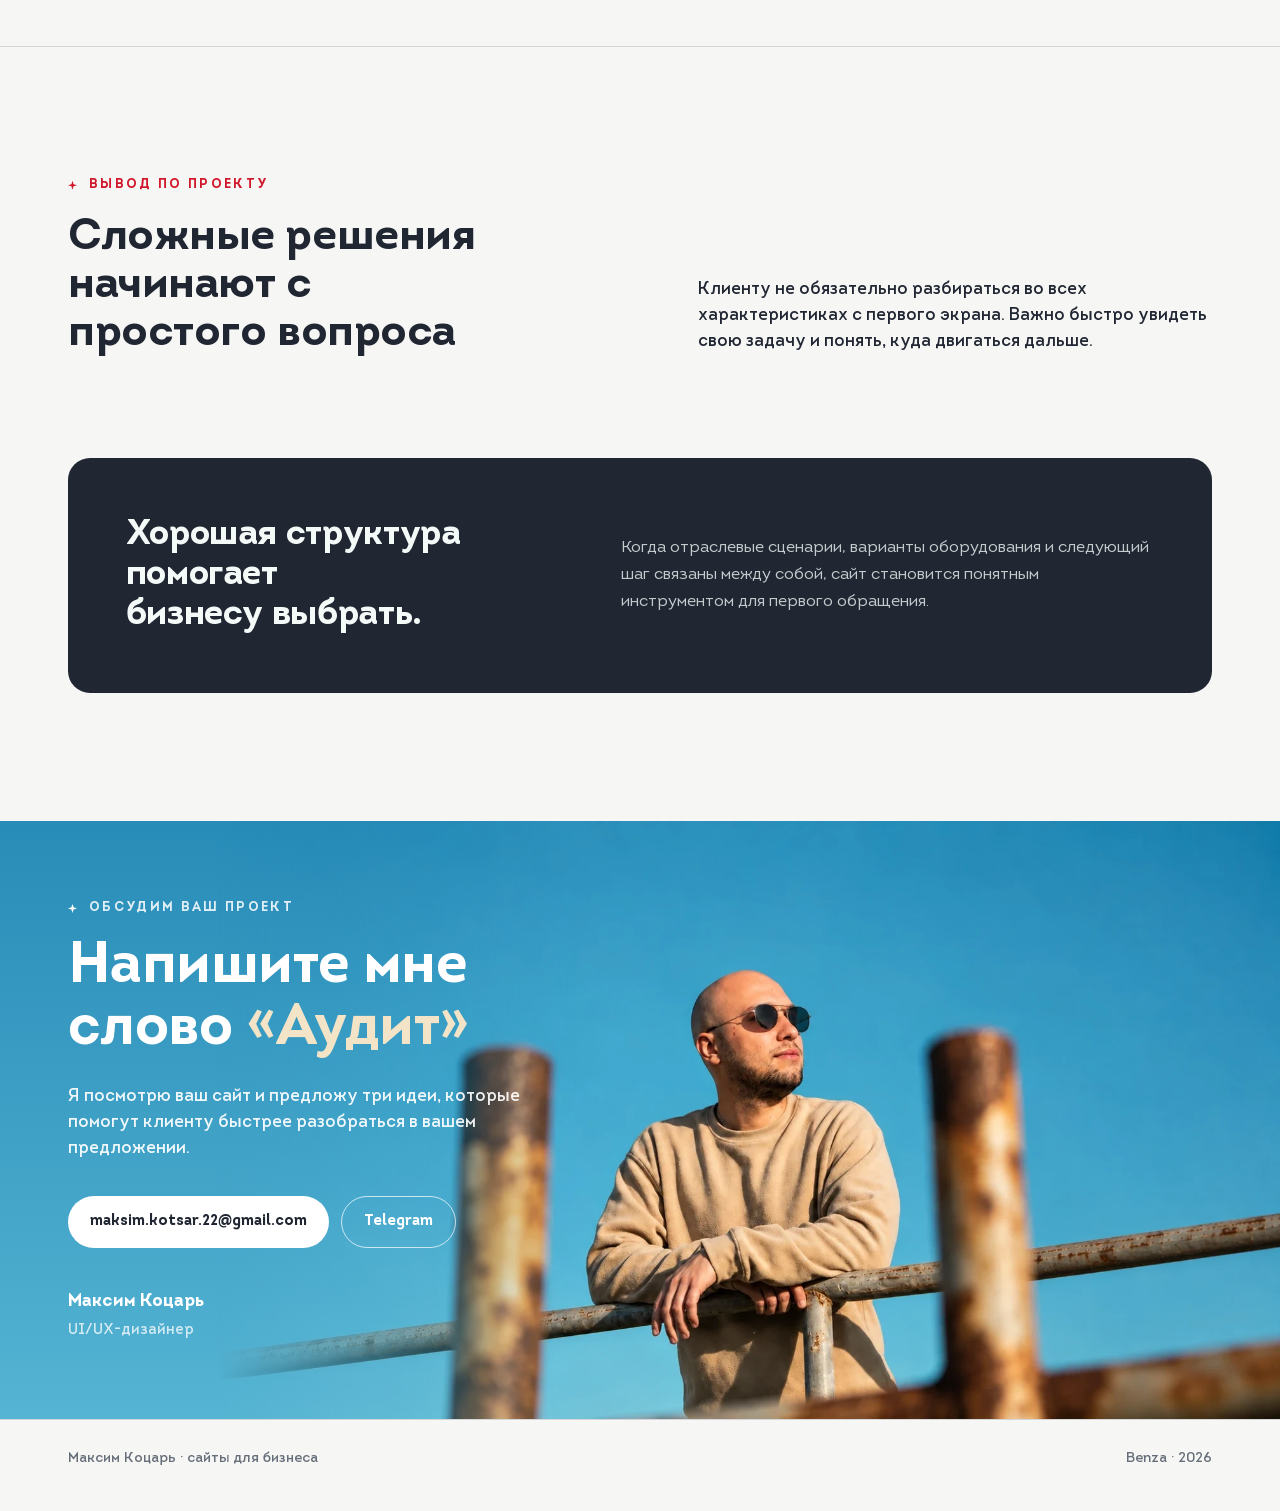
<file: ru/index.html>
<!doctype html>
<html lang="ru"><head><meta charset="utf-8"><meta name="viewport" content="width=device-width,initial-scale=1"><title>Benza — кейс сайта производителя мини-АЗС</title><meta name="description" content="Кейс сайта Benza: как объяснить сложный промышленный продукт и подвести бизнес-клиента к запросу расчёта."><meta property="og:title" content="Benza — кейс сайта производителя мини-АЗС"><meta property="og:description" content="Понятный путь от задачи бизнеса до запроса расчёта."><meta property="og:type" content="website"><link rel="stylesheet" href="../style.css"><link rel="icon" href="../assets/img/favicon.svg?v=1" type="image/svg+xml"></head>
<body><header class="bar"><div class="wrap"><span class="name-ph"><img src="../assets/img/maksim-avatar.webp" alt="" width="30" height="30">Максим Коцарь<em> · сайты для бизнеса</em></span><nav class="nav" aria-label="Разделы"><a href="#task">Задача</a><a href="#process">Процесс</a><a href="#decisions">Решения</a><a href="#design">Дизайн</a><a href="#result">Итог</a><a href="#reflection">Выводы</a></nav><div class="bar-r"><a class="btn" href="#contact">Связаться</a><button class="burger" type="button" aria-expanded="false" aria-controls="menu" aria-label="Открыть меню"><i></i></button></div></div><nav class="menu" id="menu" aria-label="Мобильное меню"><small>Разделы</small><a href="#task">Задача</a><a href="#process">Процесс</a><a href="#decisions">Решения</a><a href="#design">Дизайн</a><a href="#result">Итог</a><a href="#reflection">Выводы</a><a class="btn" href="#contact">Связаться</a></nav><div class="progress" aria-hidden="true"></div></header>
<main><div class="hero"><div class="wrap"><div class="hb-top"><div><div class="kicker">Кейс · B2B · Промышленное оборудование</div><h1><span class="hb-name">Benza</span><span class="hb-sub">сайт производителя мини-АЗС для бизнеса</span></h1></div><div class="hb-right"><p class="lead">Как объяснить сложное оборудование так, чтобы бизнес быстро увидел пользу? Сайт проводит посетителя от задачи компании и выбора станции до запроса расчёта.</p><a class="site-link" href="https://kazsbenza.kotsardesign.com/" target="_blank" rel="noopener">Открыть сайт <span aria-hidden="true">↗</span></a></div></div><div class="teaser-frame"><a class="browser-shot" href="https://kazsbenza.kotsardesign.com/" target="_blank" rel="noopener" aria-label="Открыть сайт Benza"><div class="browser-top" aria-hidden="true"><i></i><i></i><i></i><span>kazsbenza.kotsardesign.com</span></div><img src="../assets/img/hero.png" alt="Первый экран сайта Benza" width="1440" height="900"></a></div><div class="hb-meta"><div><small>Проект</small><strong>Benza</strong><span>мини-АЗС и топливные решения</span></div><div><small>Моя роль</small><strong>UI/UX-дизайн</strong><span>структура, дизайн, адаптив</span></div><div><small>Аудитория</small><strong>B2B</strong><span>бизнес с разными задачами по топливу</span></div><div class="res"><small>Результат</small><strong>84 заявки</strong><span>3 000 сессий, конверсия 2,8%</span></div></div></div></div>
<section id="task"><div class="wrap"><div class="sec-head"><div><div class="kicker">Задача</div><h2>Помочь продать сложный продукт понятным языком</h2></div><p class="lead">Мини-АЗС выбирают под конкретный бизнес, условия работы и объём задач. Сайт должен помочь разобраться в вариантах, показать пользу и привести к запросу коммерческого предложения.</p></div><p class="obj-intro">Вместо длинного перечня характеристик — ответы на вопросы, которые возникают у клиента до обращения к производителю.</p><div class="objections"><div class="obj"><div class="q">«Подойдёт нам?»</div><p>Для розничной продажи топлива и собственного автопарка нужны разные решения.</p></div><div class="obj"><div class="q">«Что выбрать?»</div><p>Стационарные станции, топливные модули и прицепы важно сравнить без погружения в каталог.</p></div><div class="obj"><div class="q">«Можно доверять?»</div><p>При выборе оборудования важны производство, документация и контроль топлива.</p></div><div class="obj"><div class="q">«Что дальше?»</div><p>После знакомства с вариантами посетителю нужен понятный способ получить расчёт.</p></div></div></div></section>
<section id="process"><div class="wrap"><div class="sec-head"><div><div class="kicker">Процесс</div><h2>От задачи бизнеса — к подходящему решению</h2></div><p class="lead">Страницу выстроил как последовательный разговор: зачем нужна станция, где она будет работать, какие есть варианты и как получить предложение.</p></div><div class="journey"><span>Задача</span><em>→</em><span>Сценарий работы</span><em>→</em><span>Отрасль</span><em>→</em><span>Оборудование</span><em>→</em><span>Преимущества</span><em>→</em><span>Расчёт</span></div><div class="proto-grid"><figure class="proto-figure"><div class="proto-canvas"><div class="proto-bar short"></div><div class="proto-row"><div class="proto-content"><div class="proto-bar medium"></div><div class="proto-bar"></div><div class="proto-bar medium"></div><div class="proto-button"></div></div><div class="proto-box dark"></div></div><div class="proto-bar medium"></div><div class="proto-row"><div class="proto-box"></div><div class="proto-box"></div></div><div class="proto-bar short"></div></div><figcaption>01 · Структура: от бизнес-задачи к запросу</figcaption></figure><figure class="proto-figure"><div class="proto-canvas"><div class="proto-bar short"></div><div class="proto-bar medium"></div><div class="proto-row"><div class="proto-box dark"></div><div class="proto-box"></div></div><div class="proto-box"></div><div class="proto-button"></div></div><figcaption>02 · Сценарии и отрасли на одном экране</figcaption></figure><figure class="proto-figure"><div class="proto-canvas"><div class="proto-bar short"></div><div class="proto-bar medium"></div><div class="proto-row"><div class="proto-box"></div><div class="proto-box"></div></div><div class="proto-box dark"></div><div class="proto-button"></div></div><figcaption>03 · Переход от выбора станции к расчёту</figcaption></figure></div><p class="case-note">Схемы восстановлены по готовой странице, чтобы показать логику расположения блоков.</p><p class="quote-note">Сложный продукт становится понятнее, когда клиент сначала узнаёт свою задачу и только потом сравнивает оборудование.</p></div></section>
<section id="decisions"><div class="wrap"><div class="sec-head"><div><div class="kicker">Ключевые решения</div><h2>Техническую сложность — в понятный выбор</h2></div><p class="lead">Каждый блок отвечает на свой вопрос и подготавливает посетителя к следующему шагу.</p></div><div class="decisions"><article class="dec"><div class="n">01</div><h3>Разделить два сценария</h3><p>Сайт сразу показывает решения для розничной продажи топлива и для собственного автопарка. Посетителю проще начать с того, что важно его бизнесу.</p></article><article class="dec"><div class="n">02</div><h3>Говорить на языке отрасли</h3><p>Добыча, сельское хозяйство, автопарки и топливная розница вынесены в отдельные вкладки с конкретными задачами.</p></article><article class="dec"><div class="n">03</div><h3>Показать оборудование</h3><p>Карточки с изображениями и кратким описанием помогают сравнить форматы станций и понять, что обсудить со специалистом.</p></article><article class="dec"><div class="n">04</div><h3>Обосновать доверие</h3><p>Производство, документация, опыт и автоматизация собраны вместе: посетитель видит не только продукт, но и то, что стоит за ним.</p></article><article class="dec"><div class="n">05</div><h3>Сделать запрос понятным</h3><p>Форма объясняет следующий шаг — получить расчёт и консультацию. Пользователь может указать интересующий тип станции.</p></article><article class="dec"><div class="n">06</div><h3>Сохранить удобство на телефоне</h3><p>Блоки и вкладки адаптированы к узкому экрану, чтобы изучать предложение и связаться с компанией было удобно с любого устройства.</p></article></div></div></section>
<section id="design"><div class="wrap"><div class="sec-head"><div><div class="kicker">Дизайн</div><h2>Сдержанный характер промышленного бренда</h2></div><div><p class="lead">Контраст красного, графитового и белого, крупная типографика и изображения оборудования делают сложный продукт заметным и узнаваемым.</p><div class="legend"><div><span class="tag t-trust">Доверие</span> показывает экспертизу</div><div><span class="tag t-want">Ясность</span> помогает выбрать</div><div><span class="tag t-buy">Действие</span> ведёт к расчёту</div></div></div></div>
<figure class="shot"><div class="media"><img src="../assets/img/hero.png" alt="Первый экран сайта Benza" loading="lazy" width="1440" height="900"></div><figcaption class="cap"><h3>Знакомство с производителем<span class="tags"><span class="tag t-trust">Доверие</span></span></h3><p>Крупное название бренда и короткое предложение сразу объясняют, кому принадлежит сайт и какое направление представляет компания.</p></figcaption></figure>
<figure class="shot"><div class="media"><img src="../assets/img/business-models.png" alt="Два сценария: коммерческое использование топлива и собственный автопарк" loading="lazy" width="1440" height="900"></div><figcaption class="cap"><h3>Два сценария — два пути<span class="tags"><span class="tag t-want">Ясность</span></span></h3><p>Розничная продажа и заправка собственного транспорта показаны рядом. Контрастные карточки помогают посетителю узнать свою задачу и понять, с чего начать.</p></figcaption></figure>
<figure class="shot"><div class="media"><img src="../assets/img/industries.png" alt="Вкладки с решениями для разных отраслей" loading="lazy" width="1440" height="900"></div><figcaption class="cap"><h3>Польза для конкретной отрасли<span class="tags"><span class="tag t-want">Ясность</span><span class="tag t-buy">Действие</span></span></h3><p>Вкладки переводят общие возможности станции на язык задач добывающих компаний, агробизнеса, автопарков и топливной розницы.</p></figcaption></figure>
<figure class="shot"><div class="media"><img src="../assets/img/retail.png" alt="Станции для розничной продажи топлива" loading="lazy" width="1440" height="900"></div><figcaption class="cap"><h3>Выбор под бизнес-модель<span class="tags"><span class="tag t-want">Ясность</span></span></h3><p>Изображения станций и краткие подписи помогают сравнить форматы для розницы. Для нестандартной задачи отдельно предложен индивидуальный проект.</p></figcaption></figure>
<figure class="shot"><div class="media"><img src="../assets/img/range.png" alt="Каталог станций и топливных модулей для бизнеса" loading="lazy" width="1440" height="900"></div><figcaption class="cap"><h3>Оборудование без перегрузки<span class="tags"><span class="tag t-want">Ясность</span></span></h3><p>Линейка для бизнеса собрана в карточки: клиент может увидеть оборудование и прочитать главное о назначении каждой модели.</p></figcaption></figure>
<figure class="shot"><div class="showcase-pair"><div class="media"><img src="../assets/img/advantages.png" alt="Преимущества производства и автоматизации" loading="lazy" width="1440" height="900"></div><div class="media"><img src="../assets/img/contact-form.png" alt="Форма запроса расчёта проекта" loading="lazy" width="1440" height="900"></div></div><figcaption class="cap"><h3>Доверие и следующий шаг<span class="tags"><span class="tag t-trust">Доверие</span><span class="tag t-buy">Действие</span></span></h3><p>Преимущества производства и автоматизации поддерживают решение, а форма показывает, что клиент получит после обращения.</p></figcaption></figure>
<figure class="shot"><div class="mobile-stage"><div class="phones"><div class="phone"><img src="../assets/img/mobile-hero.png" alt="Первый экран сайта Benza на телефоне" loading="lazy" width="390" height="844"></div><div class="phone"><img src="../assets/img/mobile-range.png" alt="Отраслевые решения Benza на телефоне" loading="lazy" width="390" height="844"></div></div></div><figcaption class="cap"><h3>Тот же путь на телефоне<span class="tags"><span class="tag t-buy">Действие</span></span></h3><p>На небольшом экране информация выстроена последовательно, а выбор отрасли и переход к заявке остаются доступными.</p></figcaption></figure></div></section>
<section id="result"><div class="wrap"><div class="sec-head"><div><div class="kicker">Результат</div><h2>Сложный продукт. Понятный следующий шаг.</h2></div><p class="lead">Получился сайт, который связывает бизнес-задачи клиента с конкретными вариантами оборудования и помогает перейти к запросу расчёта.</p></div><div class="ba"><div><small>Задача</small><p>Помочь бизнесу разобраться в сложном оборудовании и выбрать направление.</p></div><div><small>Решение</small><p>Сценарии применения, отраслевые вкладки, наглядные карточки и понятная форма обращения.</p></div><div><small>Что это даёт</small><p>Посетитель может заранее сформулировать запрос и обратиться к производителю с пониманием своих потребностей.</p></div></div><div class="stats"><div class="stat"><b>3 000</b><span>сессий</span></div><div class="stat"><b>84</b><span>заявки</span></div><div class="stat"><b>2,8%</b><span>конверсия в заявку</span></div><div class="stat"><b>61%</b><span>трафика с мобильных</span></div></div></div></section>
<section id="review"><div class="wrap"><div class="kicker">Отзыв клиента</div><figure class="review"><div class="review-photo"><img src="../assets/img/review-andrey.webp" alt="Андрей Дворянкин" width="800" height="960" loading="lazy"></div><div><div class="q-mark" aria-hidden="true">“</div><blockquote><p class="q-lead">Нам был нужен сайт, который поможет клиенту разобраться в непростом продукте и понять, какое топливное решение подойдёт именно его бизнесу.</p><p>Максим выстроил понятную структуру: разделил сценарии использования, показал задачи разных отраслей и представил оборудование так, чтобы его было проще сравнить.</p><p>Особое внимание уделили тому, как посетитель переходит от знакомства с продуктом к запросу расчёта. Сайт получился последовательным, удобным и узнаваемым.</p></blockquote><div class="who"><b>Андрей Дворянкин</b>Маркетолог<a class="tg" href="https://t.me/AnDnA" target="_blank" rel="noopener">@AnDnA в Telegram ↗</a></div></div></figure></div></section>
<section id="reflection"><div class="wrap"><div class="sec-head"><div><div class="kicker">Вывод по проекту</div><h2>Сложные решения начинают с простого вопроса</h2></div><p class="lead">Клиенту не обязательно разбираться во всех характеристиках с первого экрана. Важно быстро увидеть свою задачу и понять, куда двигаться дальше.</p></div><div class="motion-note"><h3>Хорошая структура помогает бизнесу выбрать.</h3><p>Когда отраслевые сценарии, варианты оборудования и следующий шаг связаны между собой, сайт становится понятным инструментом для первого обращения.</p></div></div></section>
<section id="contact" class="contact"><picture class="contact-bg"><source media="(max-width:860px)" srcset="../assets/img/contact-mobile.webp" width="751" height="2000"><img src="../assets/img/contact-desktop.webp" alt="Максим Коцарь" width="1672" height="941" loading="lazy"></picture><div class="wrap contact-grid"><div class="cta"><div class="kicker">Обсудим ваш проект</div><h2>Напишите мне слово <em>«Аудит»</em></h2><p class="lead">Я посмотрю ваш сайт и предложу три идеи, которые помогут клиенту быстрее разобраться в вашем предложении.</p><div class="links"><a class="btn" href="mailto:maksim.kotsar.22@gmail.com?subject=%D0%90%D1%83%D0%B4%D0%B8%D1%82">maksim.kotsar.22@gmail.com</a><a class="btn ghost" href="https://t.me/maksimkotsar" target="_blank" rel="noopener">Telegram</a></div><p class="sign"><b>Максим Коцарь</b>UI/UX-дизайнер</p></div></div></section></main><footer><div class="wrap"><span>Максим Коцарь · сайты для бизнеса</span><span>Benza · 2026</span></div></footer><script src="../script.js" defer></script></body></html>
</file>
<file: style.css>
@font-face{font-family:Intro;src:url(assets/fonts/Intro-Regular.woff) format("woff");font-weight:400;font-display:swap}
@font-face{font-family:Intro;src:url(assets/fonts/Intro-Book.woff) format("woff");font-weight:300;font-display:swap}
@font-face{font-family:Intro;src:url(assets/fonts/Intro-Bold.woff) format("woff");font-weight:700;font-display:swap}
:root{
  --bg:#F4FAF8;--paper:#E4F1ED;--ink:#173B37;--muted:#627C77;--line:rgba(23,59,55,.14);
  --wine:#2AA795;--olive:#67AA9D;--forest:#173F3A;--ph:#D3D0C8;--ph-ink:#7B7970;
  --r:22px;--gut:clamp(16px,4vw,48px);--max:1240px;
}
*{box-sizing:border-box}
html{scroll-behavior:smooth}
body{margin:0;background:var(--bg);color:var(--ink);font:400 18px/1.6 Intro,"Segoe UI",system-ui,sans-serif;-webkit-font-smoothing:antialiased}
img,video{display:block;max-width:100%;height:auto}
a{color:inherit}
.wrap{max-width:var(--max);margin:0 auto;padding:0 var(--gut)}
.narrow{max-width:820px}
h1,h2,h3{font-weight:700;line-height:1.08;letter-spacing:-.01em;margin:0}
h1{font-size:clamp(40px,7vw,92px)}
h2{font-size:clamp(32px,4.6vw,58px)}
h3{font-size:clamp(21px,2.1vw,26px);line-height:1.2}
p{margin:0 0 1em}
.kicker{font-size:13px;letter-spacing:.18em;text-transform:uppercase;color:var(--wine);font-weight:700;margin-bottom:18px;display:flex;align-items:center;gap:12px}
.kicker::before{content:"";width:9px;height:9px;background:var(--wine);clip-path:polygon(50% 0,62% 38%,100% 50%,62% 62%,50% 100%,38% 62%,0 50%,38% 38%)}
.lead{font-size:clamp(19px,1.8vw,23px);line-height:1.5;color:var(--ink)}
.muted{color:var(--muted)}
section{padding:clamp(72px,10vw,140px) 0}
section+section{border-top:1px solid var(--line)}
.sec-head{display:grid;grid-template-columns:minmax(0,1.1fr) minmax(0,1fr);gap:clamp(24px,5vw,80px);align-items:end;margin-bottom:clamp(40px,6vw,72px)}
.sec-head p:last-child{margin-bottom:0}
.sec-head h2{font-size:clamp(30px,3.5vw,46px);margin-bottom:-.08em;text-wrap:balance}
.sec-head .lead{font-size:clamp(17px,1.35vw,19px)}
.sec-head .muted{font-size:16px}
@media (max-width:860px){.sec-head{grid-template-columns:1fr}}

/* top bar */
.bar{position:sticky;top:0;z-index:20;background:rgba(244,250,248,.88);backdrop-filter:blur(10px);border-bottom:1px solid var(--line)}
.bar .wrap{display:flex;align-items:center;justify-content:space-between;height:64px;gap:16px}
.name-ph{display:inline-flex;align-items:center;gap:10px;font-weight:700;font-size:16px}
.name-ph img{width:30px;height:30px;border-radius:50%;flex:none;object-fit:cover}
.name-ph em{font-style:normal;font-weight:400;color:var(--muted)}
.bar-r{display:flex;align-items:center;gap:12px}
.lang{display:flex;gap:2px;font-size:13px;font-weight:700;letter-spacing:.06em}
.lang a{padding:7px 10px;border-radius:999px;text-decoration:none;color:var(--muted)}
.lang a[href]:hover{color:var(--ink)}
.lang a[aria-current]{color:var(--ink);background:var(--paper)}
.name-ph{white-space:nowrap}
@media (max-width:640px){.name-ph em{display:none}.bar .btn{padding:11px 18px}}
@media (max-width:400px){.bar-r{gap:6px}.lang a{padding:6px 7px}.bar .btn{padding:10px 14px;font-size:14px}.name-ph{gap:8px;font-size:15px}.name-ph img{display:none}}
@media (max-width:360px){.lang a{padding:5px 6px}.bar .btn{padding:9px 12px;font-size:13px}.name-ph{font-size:14px}}
.btn{display:inline-flex;align-items:center;justify-content:center;gap:10px;background:var(--wine);color:#F4FAF8;text-decoration:none;font-weight:700;font-size:15px;padding:13px 22px;border-radius:999px;transition:transform .2s,background .2s;white-space:nowrap}
.btn:hover{background:#218e80;transform:translateY(-1px)}
.btn.ghost{background:transparent;color:var(--ink);border:1.5px solid var(--ink)}
.btn.ghost:hover{background:var(--ink);color:var(--bg)}

/* placeholders */
.ph{background:var(--ph);border-radius:var(--r);display:flex;flex-direction:column;align-items:center;justify-content:center;gap:8px;text-align:center;color:var(--ph-ink);padding:24px;position:relative;overflow:hidden}
.ph::before{content:"";position:absolute;inset:14px;border:1.5px dashed rgba(123,121,112,.45);border-radius:calc(var(--r) - 8px);pointer-events:none}
.ph b{font-size:15px;letter-spacing:.06em;text-transform:uppercase}
.ph span{font-size:14px;max-width:420px;line-height:1.45}

/* hero */
.hero{padding:clamp(48px,6vw,84px) 0 clamp(56px,7vw,90px)}
.teaser img{width:100%}
.media.teaser{box-shadow:none}
.hb-top{display:grid;grid-template-columns:minmax(0,1fr) minmax(0,1fr);gap:clamp(24px,5vw,80px);align-items:end;margin-bottom:clamp(32px,4vw,48px)}
.hero h1{margin:0}
.hb-name{display:block;font-size:clamp(52px,7.4vw,104px);line-height:.95;letter-spacing:-.025em}
.hb-sub{display:block;font-size:clamp(18px,1.6vw,22px);line-height:1.3;font-weight:400;letter-spacing:0;color:var(--muted);margin-top:14px;text-wrap:balance;max-width:30ch}
.hb-right{max-width:520px;justify-self:end}
.hb-top .lead{margin:0;font-size:clamp(16px,1.3vw,18px);line-height:1.6;color:#395B55}
.site-link{display:inline-flex;align-items:center;gap:8px;margin-top:20px;padding:11px 20px;border-radius:999px;border:1.5px solid var(--ink);font-weight:700;font-size:15px;text-decoration:none;transition:background .2s,color .2s}
.site-link span{transition:transform .2s}
.site-link:hover{background:var(--ink);color:var(--bg)}
.site-link:hover span{transform:translate(2px,-2px)}
a.media.teaser{display:block}
.hb-meta{display:grid;grid-template-columns:repeat(4,minmax(0,1fr));gap:12px;margin-top:12px}
.hb-meta div{background:var(--paper);border-radius:18px;padding:20px 22px 22px}
.hb-meta small{display:block;font-size:11.5px;letter-spacing:.14em;text-transform:uppercase;color:var(--muted);margin-bottom:8px}
.hb-meta strong{display:block;font-size:18px;line-height:1.2}
.hb-meta span{display:block;font-size:14px;line-height:1.45;color:var(--muted);margin-top:4px}
.hb-meta .res{background:var(--wine);color:#F4FAF8}
.hb-meta .res small,.hb-meta .res span{color:rgba(244,250,248,.75)}
.hb-meta .res strong{font-size:22px}
@media (max-width:860px){.hb-top{grid-template-columns:1fr}.hb-right{justify-self:start}.hb-meta{grid-template-columns:1fr 1fr}}

/* task */
.obj-intro{max-width:760px;font-size:16px;color:var(--muted);margin:0 0 24px}
.objections{display:grid;grid-template-columns:repeat(4,minmax(0,1fr));gap:16px}
.obj{background:var(--paper);border-radius:var(--r);padding:26px 24px 28px}
.obj .q{font-size:22px;font-weight:700;line-height:1.2;margin-bottom:12px}
.obj p{font-size:15.5px;line-height:1.5;margin:0;color:var(--muted)}
.obj:nth-child(4){background:var(--wine);color:#F4FAF8}
.obj:nth-child(4) p{color:rgba(244,250,248,.8)}
@media (max-width:980px){.objections{grid-template-columns:1fr 1fr}}
@media (max-width:560px){.objections{grid-template-columns:1fr}}

/* process */
.journey{display:flex;flex-wrap:wrap;gap:10px;align-items:center;margin-bottom:44px}
.journey span{background:var(--paper);border-radius:999px;padding:10px 18px;font-size:15.5px;font-weight:700}
.journey span:last-child{background:var(--wine);color:#F4FAF8}
.journey em{font-style:normal;color:var(--olive)}
.wires{display:grid;grid-template-columns:minmax(0,.36fr) minmax(0,.64fr);gap:16px}
.wire-col{display:flex;flex-direction:column;gap:16px}
.wire{margin:0;display:flex;flex-direction:column}
.wire .media{background:#fff}
.wire figcaption{font-size:14.5px;color:var(--muted);margin-top:12px}
/* the long structure wireframe pans top-to-bottom inside a frame matched to the right column */
.wire.tall .media{flex:1;position:relative;min-height:320px}
.wire.tall img{position:absolute;inset:0;width:100%;height:100%;object-fit:cover;object-position:50% 0;animation:pan 22s ease-in-out infinite alternate}
@keyframes pan{0%,8%{object-position:50% 0}92%,100%{object-position:50% 100%}}
@media (max-width:860px){.wires{grid-template-columns:1fr}.wire.tall .media{flex:none;aspect-ratio:4/5}}
@media (prefers-reduced-motion:reduce){.wire.tall img{animation:none}}
.quote-note{margin-top:36px;padding-left:22px;border-left:3px solid var(--wine);font-size:19px;max-width:820px}

/* decisions */
.decisions{display:grid;grid-template-columns:1fr 1fr;gap:16px}
.dec{background:var(--paper);border-radius:var(--r);padding:clamp(26px,3vw,40px);display:flex;flex-direction:column;gap:14px}
.dec .n{font-size:15px;font-weight:700;color:var(--wine);letter-spacing:.1em}
.dec p{margin:0;font-size:16.5px;color:#395B55}
.dec.wide{grid-column:1/-1;background:var(--forest);color:#F4FAF8;display:grid;grid-template-columns:1fr 1fr;gap:clamp(20px,4vw,56px);align-items:center}
.dec.wide p{color:rgba(244,250,248,.82)}
.dec.wide .n{color:#a8e1d6}
.dec.wide video{border-radius:14px;width:100%}
@media (max-width:860px){.decisions{grid-template-columns:1fr}.dec.wide{grid-template-columns:1fr}}

/* design */
.legend{display:flex;flex-wrap:wrap;gap:12px 28px;margin-top:8px}
.legend div{display:flex;gap:10px;align-items:baseline;font-size:15.5px;max-width:360px}
.tag{display:inline-flex;align-items:center;font-size:12px;font-weight:700;letter-spacing:.1em;text-transform:uppercase;border-radius:999px;padding:6px 12px;white-space:nowrap;line-height:1}
.t-trust{background:var(--forest);color:#F4FAF8}
.t-want{background:var(--olive);color:#F4FAF8}
.t-buy{background:var(--wine);color:#F4FAF8}
.shot{margin:0 0 clamp(56px,8vw,104px)}
.shot:last-child{margin-bottom:0}
.media{border-radius:var(--r);overflow:hidden;background:var(--paper);box-shadow:0 1px 0 var(--line),0 30px 60px -40px rgba(23,59,55,.45)}
.media+.media{margin-top:16px}
.pair{display:grid;grid-template-columns:1fr 1fr;gap:16px;margin-top:16px}
.pair .media+.media{margin-top:0}
@media (max-width:720px){.pair{grid-template-columns:1fr}}
.cap{display:grid;grid-template-columns:minmax(0,1fr) minmax(0,1.6fr);gap:clamp(16px,4vw,64px);margin-top:26px;align-items:start}
.cap h3{display:flex;flex-direction:column;align-items:flex-start;gap:12px}
.cap h3 .tags{display:flex;gap:6px;flex-wrap:wrap}
.cap p{margin:0;font-size:17px;color:#395B55}
.cap .anim{display:block;margin-top:10px;font-size:14.5px;color:var(--olive)}
@media (max-width:860px){.cap{grid-template-columns:1fr;gap:12px}}
.phones{display:grid;grid-template-columns:repeat(4,minmax(0,1fr));gap:16px}
.phone{border-radius:30px;overflow:hidden;border:6px solid var(--forest);background:var(--forest)}
.phone img,.phone video{border-radius:22px}
@media (max-width:860px){.phones{grid-template-columns:repeat(2,minmax(0,1fr))}}
.motion-note{background:var(--forest);color:#F4FAF8;border-radius:var(--r);padding:clamp(32px,4.5vw,60px);display:grid;grid-template-columns:1fr 1.2fr;gap:clamp(20px,4vw,64px);align-items:center;margin-top:clamp(56px,8vw,104px)}
.motion-note h3{font-size:clamp(26px,2.8vw,36px);line-height:1.12;text-wrap:balance}
.motion-note p{color:rgba(244,250,248,.78);margin:0;font-weight:300;font-size:clamp(16px,1.3vw,18px);line-height:1.6}
@media (max-width:860px){.motion-note{grid-template-columns:1fr}}

/* results */
.ba{display:grid;grid-template-columns:repeat(3,minmax(0,1fr));gap:16px;margin-bottom:16px}
.ba div{background:var(--paper);border-radius:var(--r);padding:30px 28px}
.ba small{display:block;font-size:12px;letter-spacing:.16em;text-transform:uppercase;color:var(--wine);font-weight:700;margin-bottom:12px}
.ba p{margin:0;font-size:16.5px}
@media (max-width:860px){.ba{grid-template-columns:1fr}}
.stats{display:grid;grid-template-columns:repeat(4,minmax(0,1fr));gap:16px}
.stat{border-radius:var(--r);padding:28px 26px;background:var(--wine);color:#F4FAF8}
.stat:nth-child(n+3){background:var(--forest)}
.stat b{display:block;font-size:clamp(40px,5vw,68px);line-height:1;letter-spacing:-.02em}
.stat span{display:block;margin-top:10px;font-size:15.5px;opacity:.85}
@media (max-width:860px){.stats{grid-template-columns:minmax(0,1fr) minmax(0,1fr)}}
@media (max-width:380px){.stat{padding:22px 18px}.stat b{font-size:34px}}
.chart{background:var(--paper);border-radius:var(--r);padding:clamp(24px,3vw,40px);margin-top:16px}
.chart-head{display:flex;justify-content:space-between;gap:16px;flex-wrap:wrap;margin-bottom:28px}
.chart-head strong{font-size:18px}
.chart-head span{color:var(--wine);font-weight:700;font-size:15.5px}
.bars{display:grid;grid-template-columns:repeat(20,minmax(0,1fr));gap:6px;align-items:end;height:240px;border-bottom:1.5px solid var(--line)}
.bars div{position:relative;height:100%;display:flex;flex-direction:column;justify-content:flex-end;align-items:center}
.bars i{display:block;width:100%;background:var(--wine);border-radius:6px 6px 0 0;min-height:3px;transform-origin:bottom;transition:transform .9s cubic-bezier(.2,.7,.2,1)}
.bars div.zero i{background:rgba(127,34,41,.2)}
.bars b{font-size:13px;margin-bottom:5px}
.days{display:grid;grid-template-columns:repeat(20,minmax(0,1fr));gap:6px;margin-top:8px;font-size:12px;color:var(--muted);text-align:center}
@media (max-width:640px){.days span{visibility:hidden;white-space:nowrap}.days span:nth-child(5n+2){visibility:visible}.bars{gap:3px;height:200px}.days{gap:3px}.bars b{font-size:10px}}
.src{font-size:14px;color:var(--muted);margin-top:16px}

/* review */
.review{margin:0;display:grid;grid-template-columns:minmax(0,.62fr) minmax(0,1fr);gap:clamp(24px,5vw,72px);align-items:stretch;background:var(--paper);border-radius:var(--r);padding:clamp(20px,3vw,40px) clamp(24px,5vw,72px) clamp(20px,3vw,40px) clamp(20px,3vw,40px)}
.review-photo{border-radius:calc(var(--r) - 6px);overflow:hidden;min-height:360px}
.review>div:last-child{display:flex;flex-direction:column;justify-content:center;padding:clamp(12px,2vw,28px) 0}
.review-photo img{width:100%;height:100%;object-fit:cover;object-position:50% 20%}
.q-mark{font-size:88px;line-height:.6;height:40px;font-weight:700;color:var(--wine)}
.review blockquote{margin:0;max-width:760px}
.review blockquote p{font-size:17px;line-height:1.65;color:#395B55;margin:0 0 14px}
.review .q-lead{font-size:clamp(20px,2vw,26px);line-height:1.4;color:var(--ink);font-weight:700;margin-bottom:22px}
.review .who{margin-top:28px;padding-top:22px;border-top:1px solid var(--line);font-size:15px;color:var(--muted)}
.review .who b{display:block;font-size:17px;color:var(--ink)}
.review .who .tr{display:block;margin-top:6px;font-size:13px;font-style:italic;opacity:.8}
@media (max-width:760px){.review{grid-template-columns:minmax(0,1fr);padding:16px 16px 28px}.review-photo{aspect-ratio:1;min-height:0}.review>div:last-child{padding:0 8px}}

/* contact */
/* full-bleed photo; the text sits on the empty sky (left on desktop, top on mobile) */
/* desktop: photo pinned right at full height, its left edge dissolves into a sky gradient matched to the photo */
section.contact{position:relative;padding:0;border-top:0;overflow:hidden;color:#fff;
  background:linear-gradient(180deg,rgb(40,140,184),rgb(85,180,211));
  min-height:clamp(520px,40vw,760px);display:flex;align-items:center}
.contact-bg img{position:absolute;top:0;right:0;height:100%;width:auto;max-width:none;
  -webkit-mask-image:linear-gradient(90deg,transparent 0,#000 34%);mask-image:linear-gradient(90deg,transparent 0,#000 34%)}
.contact-grid{position:relative;width:100%;padding-top:clamp(56px,6vw,96px);padding-bottom:clamp(56px,6vw,96px)}
.cta{max-width:460px}
.cta .lead{font-size:clamp(17px,1.35vw,19px)}
.cta .kicker{color:rgba(255,255,255,.85)}.cta .kicker::before{background:#fff}
.cta h2{max-width:14ch}
.cta h2 em{font-style:normal;color:#F3E3C7}
.cta .lead{margin-top:22px;color:rgba(255,255,255,.92)}
.links{display:flex;flex-wrap:wrap;gap:12px;margin-top:34px}
.contact .btn{background:#fff;color:var(--ink)}
.contact .btn:hover{background:#F4FAF8}
.contact .btn.ghost{background:transparent;color:#fff;border-color:rgba(255,255,255,.7)}
.contact .btn.ghost:hover{background:#fff;color:var(--ink)}
.sign{margin:40px 0 0;font-size:15px;color:rgba(255,255,255,.75)}
.sign b{display:block;color:#fff;font-size:18px;margin-bottom:2px}
@media (max-width:860px){
  section.contact{min-height:calc(100vw * 2000 / 751);align-items:flex-start}
  .contact-bg img{inset:0;width:100%;object-fit:cover;object-position:50% 100%;-webkit-mask-image:none;mask-image:none}
  .contact-grid{padding-top:56px}
}
footer{border-top:1px solid var(--line);padding:28px 0 40px;font-size:14px;color:var(--muted)}
footer .wrap{display:flex;justify-content:space-between;gap:16px;flex-wrap:wrap}

/* reveal */
.rv{opacity:0;transform:translateY(28px);transition:opacity .8s ease,transform .8s cubic-bezier(.2,.7,.2,1)}
.rv.in{opacity:1;transform:none}
@media (prefers-reduced-motion:reduce){.rv{opacity:1;transform:none;transition:none}.bars i{transition:none}html{scroll-behavior:auto}}

/* section menu */
.nav{display:flex;gap:2px;margin-left:auto}
.nav a{padding:8px 12px;border-radius:999px;font-size:14.5px;font-weight:700;color:var(--muted);text-decoration:none;white-space:nowrap;transition:color .2s,background .2s}
.nav a:hover{color:var(--ink)}
.nav a.on{color:var(--ink);background:var(--paper)}
.burger{display:none;width:44px;height:44px;border:0;border-radius:50%;background:var(--paper);color:var(--ink);cursor:pointer;align-items:center;justify-content:center;flex:none}
.burger i,.burger i::before,.burger i::after{display:block;width:18px;height:2px;border-radius:1px;background:currentColor;position:relative;transition:transform .25s,background .25s}
.burger i::before,.burger i::after{content:"";position:absolute;left:0}
.burger i::before{top:-6px}.burger i::after{top:6px}
.bar.open .burger i{background:transparent}
.bar.open .burger i::before{transform:translateY(6px) rotate(45deg)}
.bar.open .burger i::after{transform:translateY(-6px) rotate(-45deg)}
.menu{display:none}
.progress{position:absolute;left:0;right:0;bottom:-1px;height:2px;background:var(--wine);transform-origin:0 50%;transform:scaleX(0)}
.bar{position:sticky}
@media (max-width:1280px){.name-ph em{display:none}}
@media (max-width:1060px){
  .nav{display:none}
  .burger{display:inline-flex}
  .menu{display:block;position:absolute;left:0;right:0;top:100%;background:var(--bg);border-bottom:1px solid var(--line);
    padding:8px var(--gut) 20px;box-shadow:0 24px 40px -24px rgba(23,59,55,.35);
    opacity:0;visibility:hidden;transform:translateY(-8px);transition:opacity .2s,transform .2s,visibility .2s}
  .bar.open .menu{opacity:1;visibility:visible;transform:none}
  .menu small{display:block;font-size:12px;letter-spacing:.14em;text-transform:uppercase;color:var(--muted);margin:10px 0 4px}
  .menu a{display:flex;justify-content:space-between;padding:14px 0;border-top:1px solid var(--line);font-size:19px;font-weight:700;text-decoration:none}
  .menu a.on{color:var(--wine)}
  .menu a::after{content:"→";color:var(--olive)}
  .menu .btn{margin-top:14px;border-top:0;justify-content:center;width:100%;font-size:16px;padding:15px}
  .menu .btn::after{content:none}
}
@media (max-width:400px){.burger{width:40px;height:40px}}
/* tags are labels, not buttons: dot + text, no pill */
.tag{background:none !important;padding:0 !important;border-radius:0 !important;gap:7px;font-size:11.5px;letter-spacing:.12em}
.tag::before{content:"";width:8px;height:8px;border-radius:50%;background:currentColor;flex:none}
.t-trust{color:var(--forest) !important}
.t-want{color:var(--olive) !important}
.t-buy{color:var(--wine) !important}
.cap h3 .tags{gap:14px !important}
.review .who .tg{display:flex;width:fit-content;align-items:center;gap:6px;margin-top:10px;font-size:15px;font-weight:700;color:var(--wine);text-decoration:none;border-bottom:1px solid currentColor}
.review .who .tg:hover{color:var(--ink)}
/* Clear Vision project palette and custom presentation */
.bar{background:rgba(244,250,248,.91)}.hb-top .lead,.dec p,.cap p{color:#395b55}.teaser-frame{background:#d2eee7;border-radius:24px;padding:clamp(20px,4.4vw,64px);position:relative;overflow:hidden}.teaser-frame:before,.teaser-frame:after{content:"";position:absolute;border-radius:50%;background:#85d3c4;opacity:.35}.teaser-frame:before{width:420px;height:420px;right:-110px;top:-160px}.teaser-frame:after{width:250px;height:250px;left:-110px;bottom:-130px}.browser-shot{position:relative;z-index:1;background:#fff;border:1px solid rgba(23,59,55,.1);border-radius:14px;overflow:hidden;box-shadow:0 22px 60px rgba(19,69,60,.17)}.browser-top{height:32px;display:flex;align-items:center;gap:6px;padding:0 14px;background:#f8faf9}.browser-top i{display:block;width:7px;height:7px;border-radius:50%;background:#b7d1cb}.browser-top span{font-size:10px;color:#78948e;margin:auto}.browser-shot img{width:100%;height:auto}.case-note{font-size:14px;color:var(--muted);margin:12px 0 0}.proto-grid{display:grid;grid-template-columns:1.35fr 1fr 1fr;gap:16px}.proto-figure{margin:0}.proto-canvas{min-height:330px;background:#f9faf9;border:1px solid #dbe6e2;border-radius:20px;padding:20px;display:flex;flex-direction:column;gap:12px}.proto-bar{height:11px;background:#cddbd7;border-radius:6px}.proto-bar.short{width:35%}.proto-bar.medium{width:68%}.proto-row{display:flex;gap:10px;flex:1}.proto-box{background:#e0e9e6;border-radius:10px;flex:1;min-height:65px}.proto-box.dark{background:#bdcec8}.proto-content{display:flex;flex-direction:column;gap:9px;flex:1}.proto-button{width:45%;height:28px;background:#b6c9c3;border-radius:18px}.proto-figure figcaption{font-size:14px;color:var(--muted);margin-top:12px}.contact .kicker::before{background:#72dbca}.demo-note{display:inline-block;margin-top:22px;font-size:14px;line-height:1.5;color:var(--muted)}.stats .stat{background:#1c8e80}.stats .stat:nth-child(n+3){background:#173f3a}.phones{grid-template-columns:repeat(2,minmax(0,1fr));max-width:790px;margin:auto}.phones .phone{max-width:360px;margin:auto;box-shadow:0 25px 50px -35px rgba(0,0,0,.4)}.showcase-pair{display:grid;grid-template-columns:1fr 1fr;gap:16px}.showcase-pair .media img{width:100%}.mobile-stage{background:#d5eee7;border-radius:24px;padding:clamp(28px,6vw,74px)}.case-badge{display:inline-flex;gap:8px;align-items:center;background:#d8eee8;color:#21695e;border-radius:999px;padding:8px 14px;font-size:13px;font-weight:700}.quote-note{border-color:#2aa795}.contact .links{flex-wrap:wrap}@media(max-width:860px){.proto-grid{grid-template-columns:1fr}.proto-canvas{min-height:230px}.showcase-pair{grid-template-columns:1fr}}@media(max-width:500px){.phones{gap:8px}.phone{border-width:4px;border-radius:22px}.phone img{border-radius:16px}.mobile-stage{padding:25px 15px}.teaser-frame{padding:18px}.browser-top{height:22px}.browser-top span{font-size:8px}}
.browser-shot{display:block;text-decoration:none}@media(min-width:861px){.hb-name{font-size:clamp(50px,5.4vw,80px);white-space:nowrap}}
.menu .btn,.menu .btn.on{color:#fff}.contact-grid{z-index:2}
/* Benza: red, graphite and industrial neutrals */
:root{--bg:#f6f6f5;--paper:#e9eaeb;--ink:#202632;--muted:#666e79;--line:rgba(32,38,50,.15);--wine:#d1182b;--olive:#8b5b5f;--forest:#202632;--ph:#d3d5d8;--ph-ink:#737982}
.bar{background:rgba(246,246,245,.93)}
.hb-top .lead,.dec p,.cap p{color:#414955}
.hb-name{color:var(--wine)}
.btn:hover{background:#a91223}
.teaser-frame{background:#d8dadc}
.teaser-frame:before,.teaser-frame:after{background:#aeb3b9;opacity:.32}
.browser-top{background:#f6f6f6}.browser-top i{background:#b7bdc3}.browser-top span{color:#777e87}
.proto-canvas{background:#f9f9f8;border-color:#dddfe1}.proto-bar{background:#cdd0d3}.proto-box{background:#e3e4e5}.proto-box.dark{background:#bbc0c5}.proto-button{background:#d1182b}
.quote-note{border-color:var(--wine)}
.stats .stat{background:#c91d2e}.stats .stat:nth-child(n+3){background:#252c37}
.mobile-stage{background:#e3e5e7}
.contact .kicker::before{background:#fff}
.menu .btn,.menu .btn.on{color:#fff}
section[id]{scroll-margin-top:64px}
</file>
